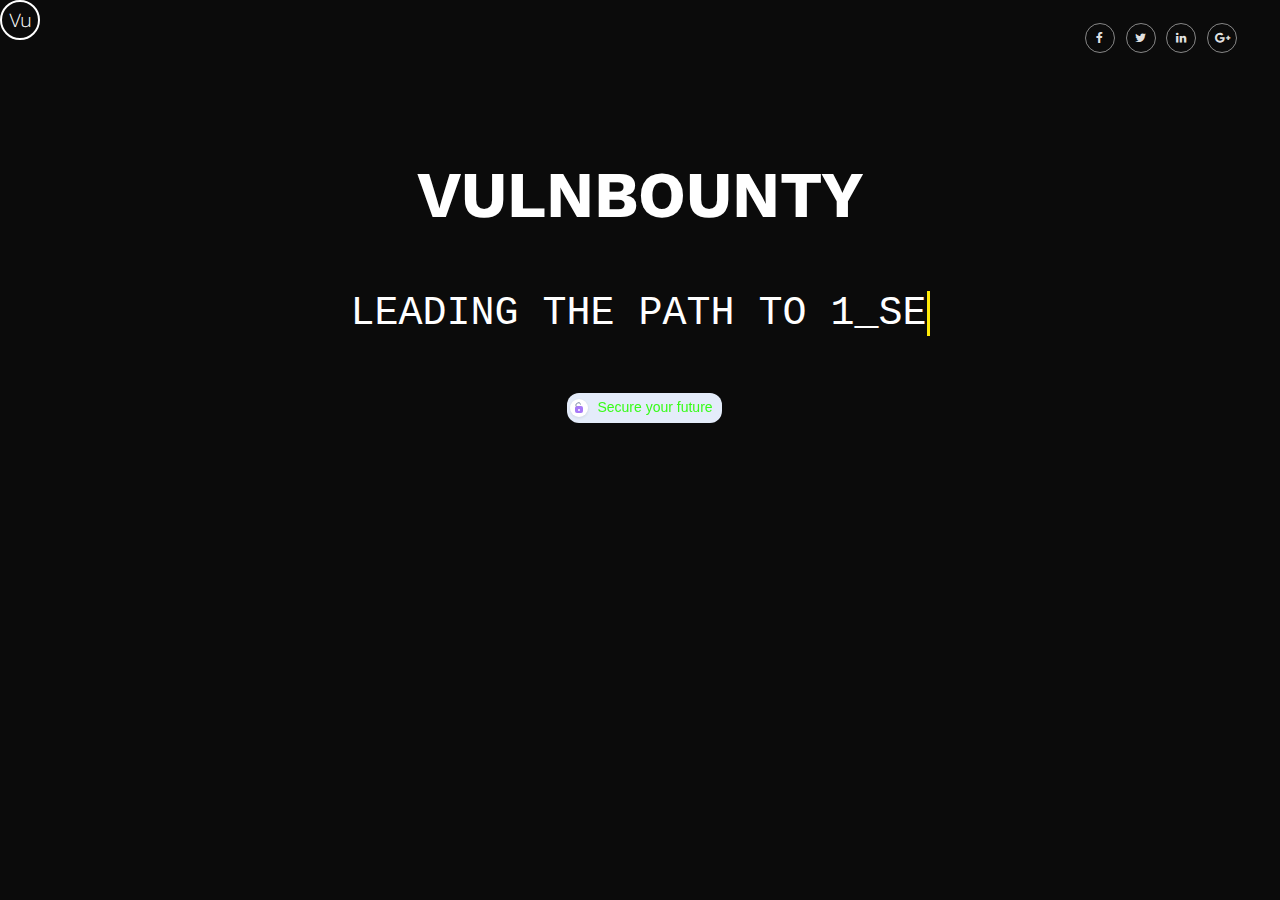
<file: MAIN/Cover Page/index.html>
<!DOCTYPE html>
<html>
	<head>
		<title>Vulnbouty</title>
		<meta charset="utf-8">
		<meta name="viewport" content="width=device-width, initial-scale=1.0, maximum-scale=1.0, user-scalable=no">
		<meta name="format-detection" content="telephone=no">
		<meta name="apple-mobile-web-app-capable" content="yes">
		<!-- Fonts-->
		<link rel="stylesheet" type="text/css" href="assets/fonts/fontawesome/font-awesome.min.css">
		<!-- Vendors-->
		<link rel="stylesheet" type="text/css" href="assets/vendors/bootstrap/grid.css">
		<link rel="stylesheet" type="text/css" href="assets/vendors/YTPlayer/css/jquery.mb.YTPlayer.min.css">
		<link rel="stylesheet" type="text/css" href="assets/vendors/vegas/vegas.min.css">
		<!-- App & fonts-->
		<link rel="stylesheet" type="text/css" href="https://fonts.googleapis.com/css?family=Roboto:300,400,500,700,900|Work+Sans:300,400,500,700">
		<link rel="stylesheet" type="text/css" id="app-stylesheet" href="assets/css/main.css"><!--[if lt IE 9]>
			<script src="https://oss.maxcdn.com/libs/html5shiv/3.7.0/html5shiv.js"></script>
<link rel="stylesheet" href="https://cdnjs.cloudflare.com/ajax/libs/font-awesome/4.7.0/css/font-awesome.min.css">
		<!--[endif]-->
	</head>
	<body>
		<!--<div class="page-wrap" id="root">
			Content
			<div class="md-content">-->
				
				<!-- hero -->
				<div class="hero md-skin-dark" style="background-image:url('Hack_1.jpg');">
					
					<!-- header -->
					<div class="header">
					
						<div class="header__social">
							<!-- social-icon -->
							<a class="social-icon social-icon__rounded" href="#"><i class="fa fa-facebook"></i>
							</a><!-- End / social-icon -->
							
							
							<!-- social-icon -->
							<a class="social-icon social-icon__rounded" href="#"><i class="fa fa-twitter"></i>
							</a><!-- End / social-icon -->
							
							
							<!-- social-icon -->
							<a class="social-icon social-icon__rounded" href="#"><i class="fa fa-linkedin"></i>
							</a><!-- End / social-icon -->
					
							
							<!-- social-icon -->
							<a class="social-icon social-icon__rounded" href="#"><i class="fa fa-google-plus"></i>
							</a><!-- End / social-icon -->
							
						</div>
					</div> <!-- End / header -->
						
<!--============Company Name===========-->
						<div class="hero__title_inner">
						<span class="hero__icon"style="float: left;">Vu</span>
					</div>
					<div class="container">
						<div class="hero__wrapper">
							<div class="row">
							<center><h1><b>VULNBOUNTY</b></h1></center>
							</div>
								
<center>
<h3 style="font-family:courier;">
LEADING THE PATH TO  <a href="" class="typewrite"  data-period="2000" data-type='["1_SECURE THE FUTURE...", "2_SECURE THE FUTURE...", "3_SECURE THE FUTURE...", "4_SECURE THE FUTURE..." ]'>
    <span class="wrap"></span>
  </a>
</i></h3>
</center>
<!--===============================Toggle Switch====================================-->
<br>
<div>
    <label class="switch">
        <input type="checkbox">
        <span>
            <em></em>
            <strong></strong>
        </span>
    </label>
    </div>
<!--===============================Toggle End======================================-->

						
		                		</div>
					</div>
				</div><!-- End / hero -->
				
			<!--</div>
			 End / Content
		</div>-->
<!--================================JS For typing effect===========-->
<script>
var TxtType = function(el, toRotate, period) {
        this.toRotate = toRotate;
        this.el = el;
        this.loopNum = 0;
        this.period = parseInt(period, 10) || 2000;
        this.txt = '';
        this.tick();
        this.isDeleting = false;
    };

    TxtType.prototype.tick = function() {
        var i = this.loopNum % this.toRotate.length;
        var fullTxt = this.toRotate[i];

        if (this.isDeleting) {
        this.txt = fullTxt.substring(0, this.txt.length - 1);
        } else {
        this.txt = fullTxt.substring(0, this.txt.length + 1);
        }

        this.el.innerHTML = '<span class="wrap">'+this.txt+'</span>';

        var that = this;
        var delta = 200 - Math.random() * 100;

        if (this.isDeleting) { delta /= 2; }

        if (!this.isDeleting && this.txt === fullTxt) {
        delta = this.period;
        this.isDeleting = true;
        } else if (this.isDeleting && this.txt === '') {
        this.isDeleting = false;
        this.loopNum++;
        delta = 500;
        }

        setTimeout(function() {
        that.tick();
        }, delta);
    };

    window.onload = function() {
        var elements = document.getElementsByClassName('typewrite');
        for (var i=0; i<elements.length; i++) {
            var toRotate = elements[i].getAttribute('data-type');
            var period = elements[i].getAttribute('data-period');
            if (toRotate) {
              new TxtType(elements[i], JSON.parse(toRotate), period);
            }
        }
        // INJECT CSS
        var css = document.createElement("style")
        css.type = "text/css";
        css.innerHTML = ".typewrite > .wrap { border-right: 0.08em solid #ffea08}";
        document.body.appendChild(css);
    };
</script>								
<!--===========================================End======================================-->
		<!-- Vendors-->
		<script type="text/javascript" src="assets/vendors/jquery/jquery.min.js"></script>
		<script type="text/javascript" src="assets/vendors/jquery.countdown/jquery.countdown.min.js"></script>
		<script type="text/javascript" src="assets/vendors/flat-surface-shader/fss.min.js"></script>
		<script type="text/javascript" src="assets/vendors/particles.js/particles.js"></script>
		<script type="text/javascript" src="assets/vendors/waterpipe/waterpipe.js"></script>
		<script type="text/javascript" src="assets/vendors/quietflow/quietflow.min.js"></script>
		<script type="text/javascript" src="assets/vendors/YTPlayer/jquery.mb.YTPlayer.min.js"></script>
		<script type="text/javascript" src="assets/vendors/vegas/vegas.min.js"></script>
		<!-- App https://images.pexels.com/photos/764880/pexels-photo-764880.jpeg?w=1260&amp;h=750&amp;auto=compress&amp;cs=tinysrgb-->
		<script type="text/javascript" src="assets/js/main.js"></script>
	</body>
</html>
</file>
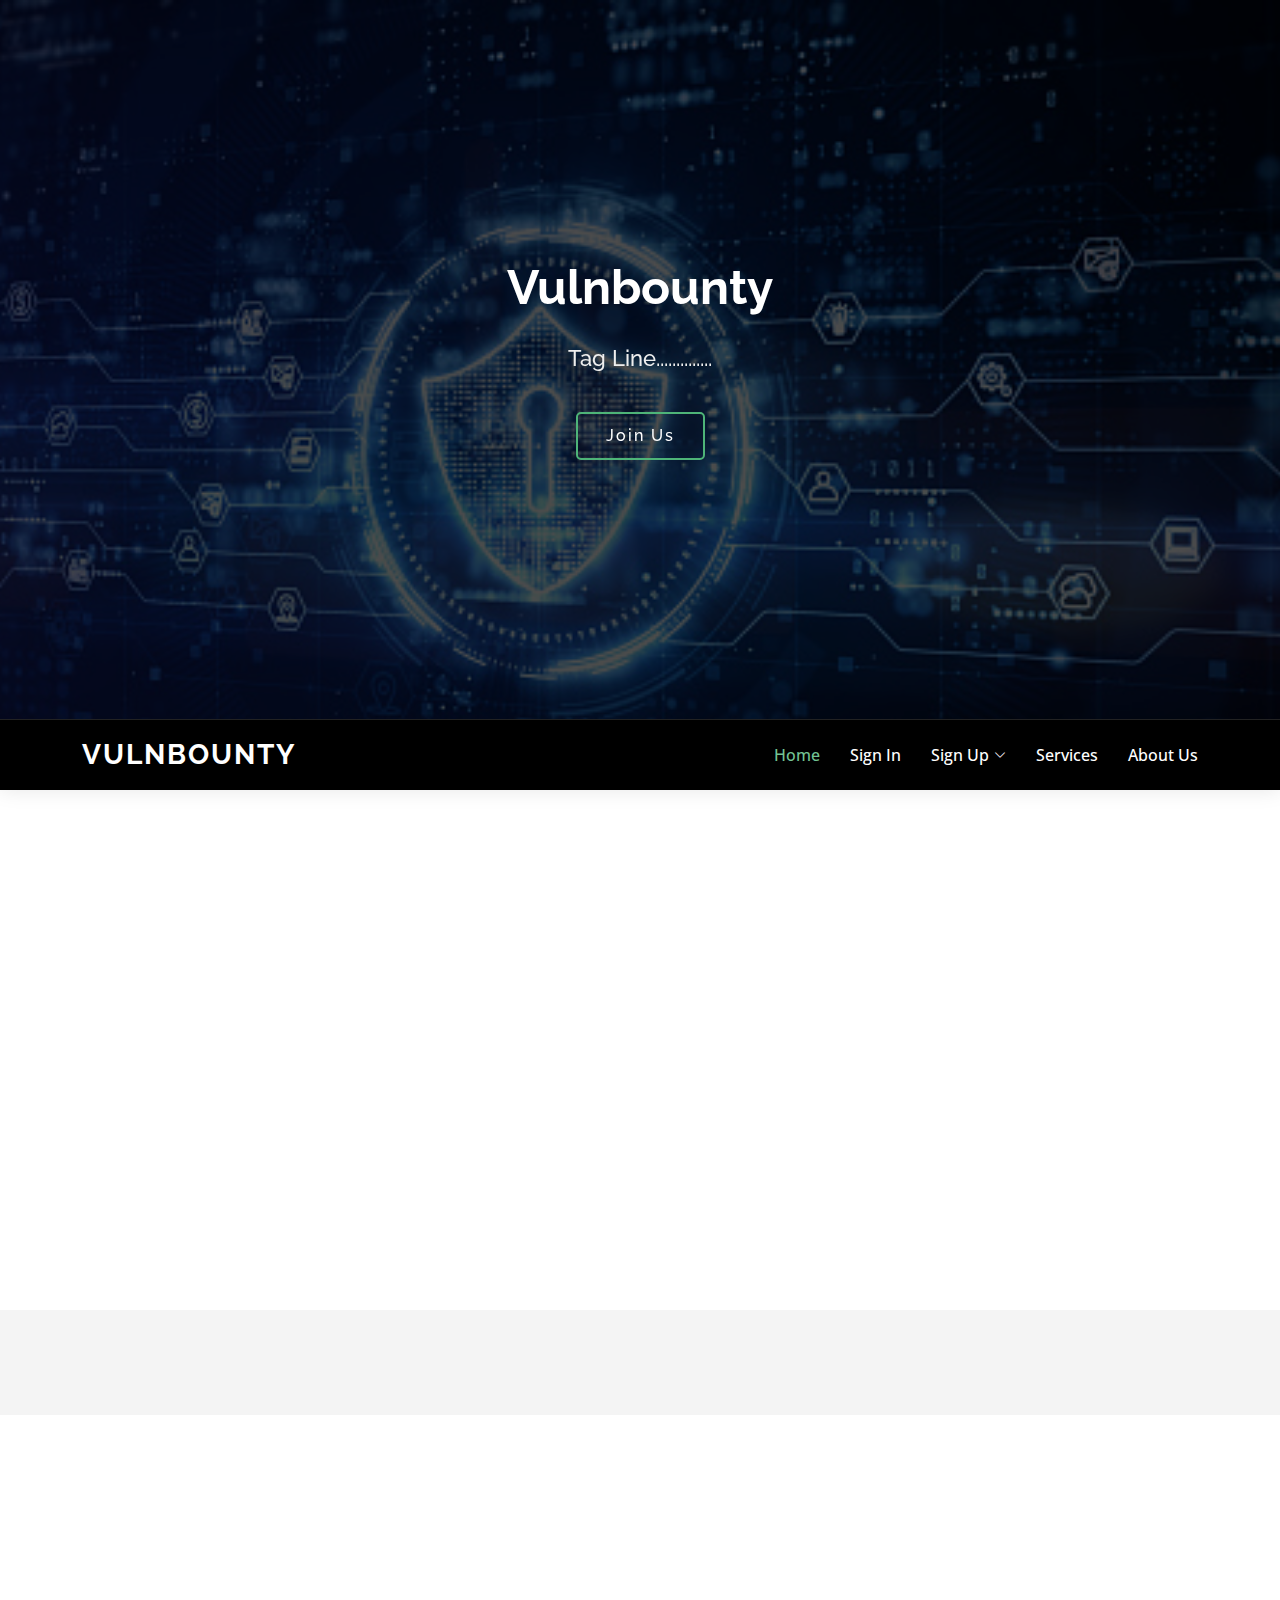
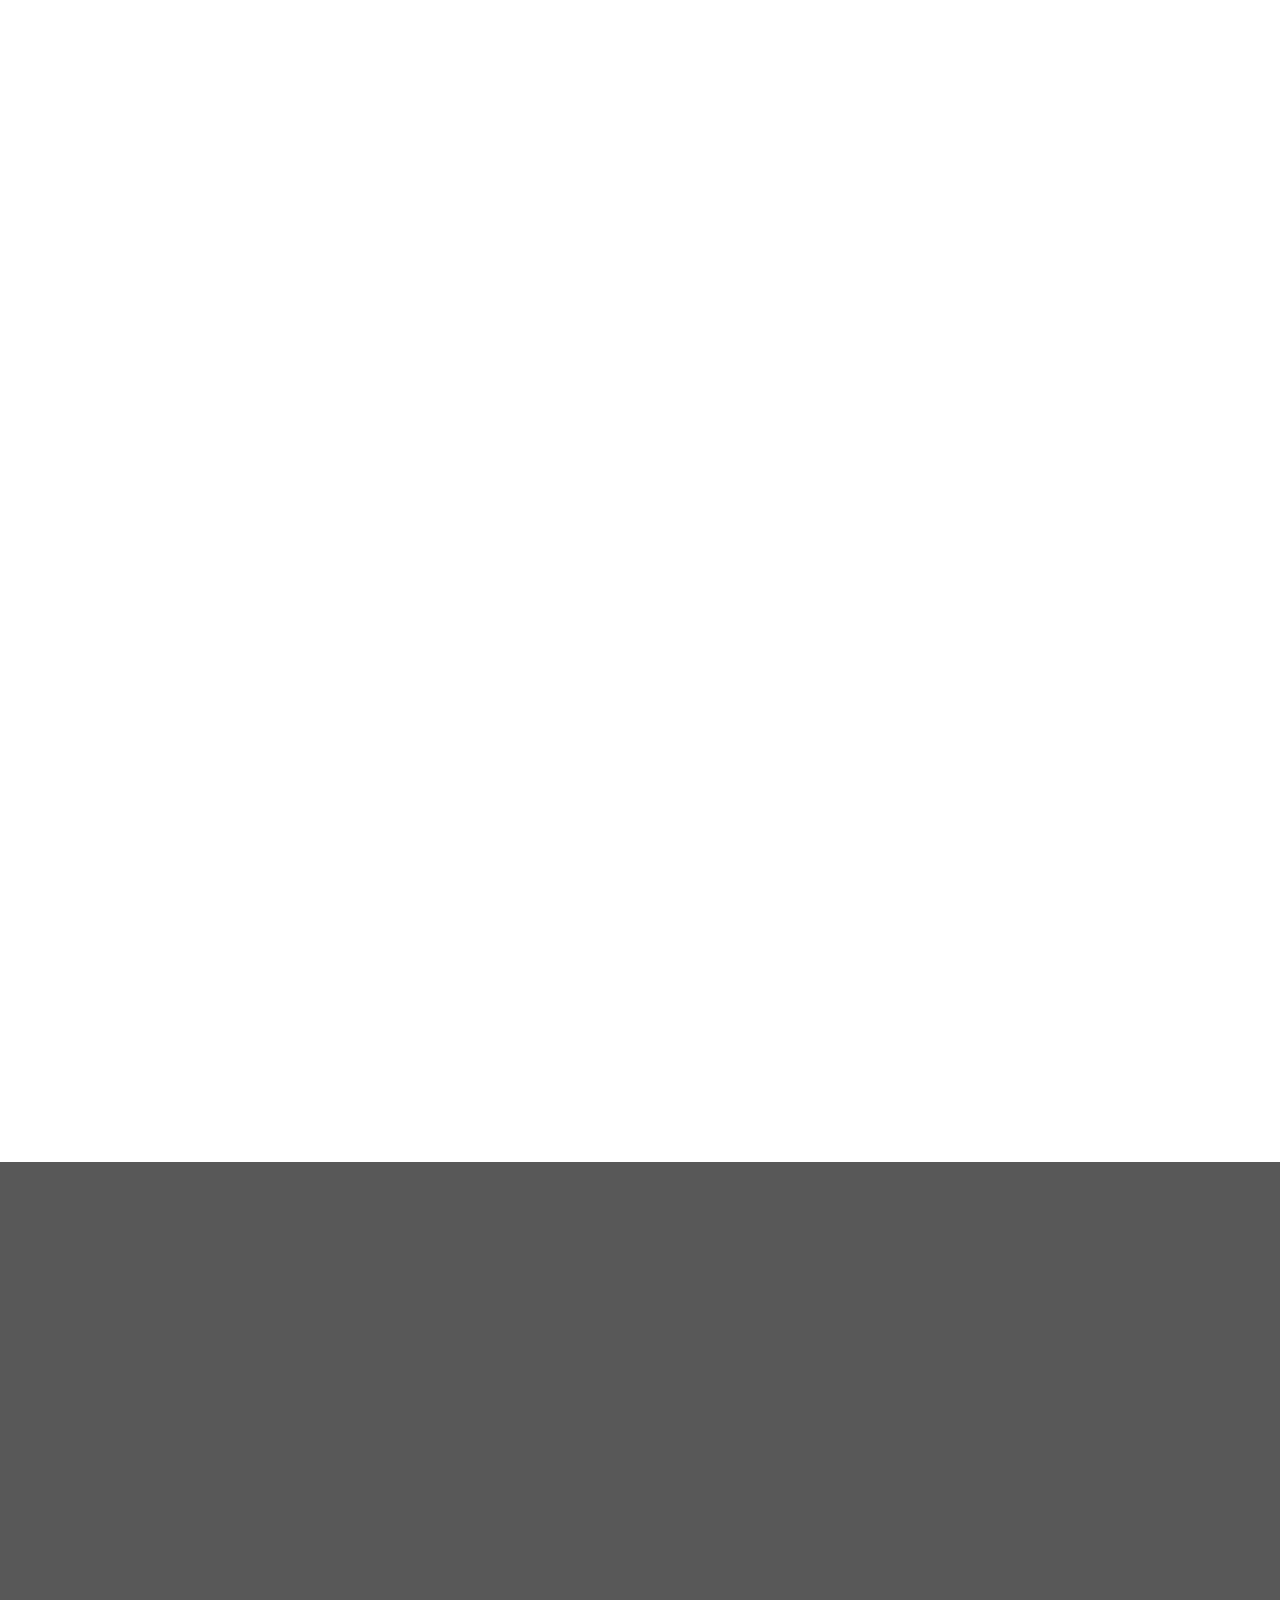
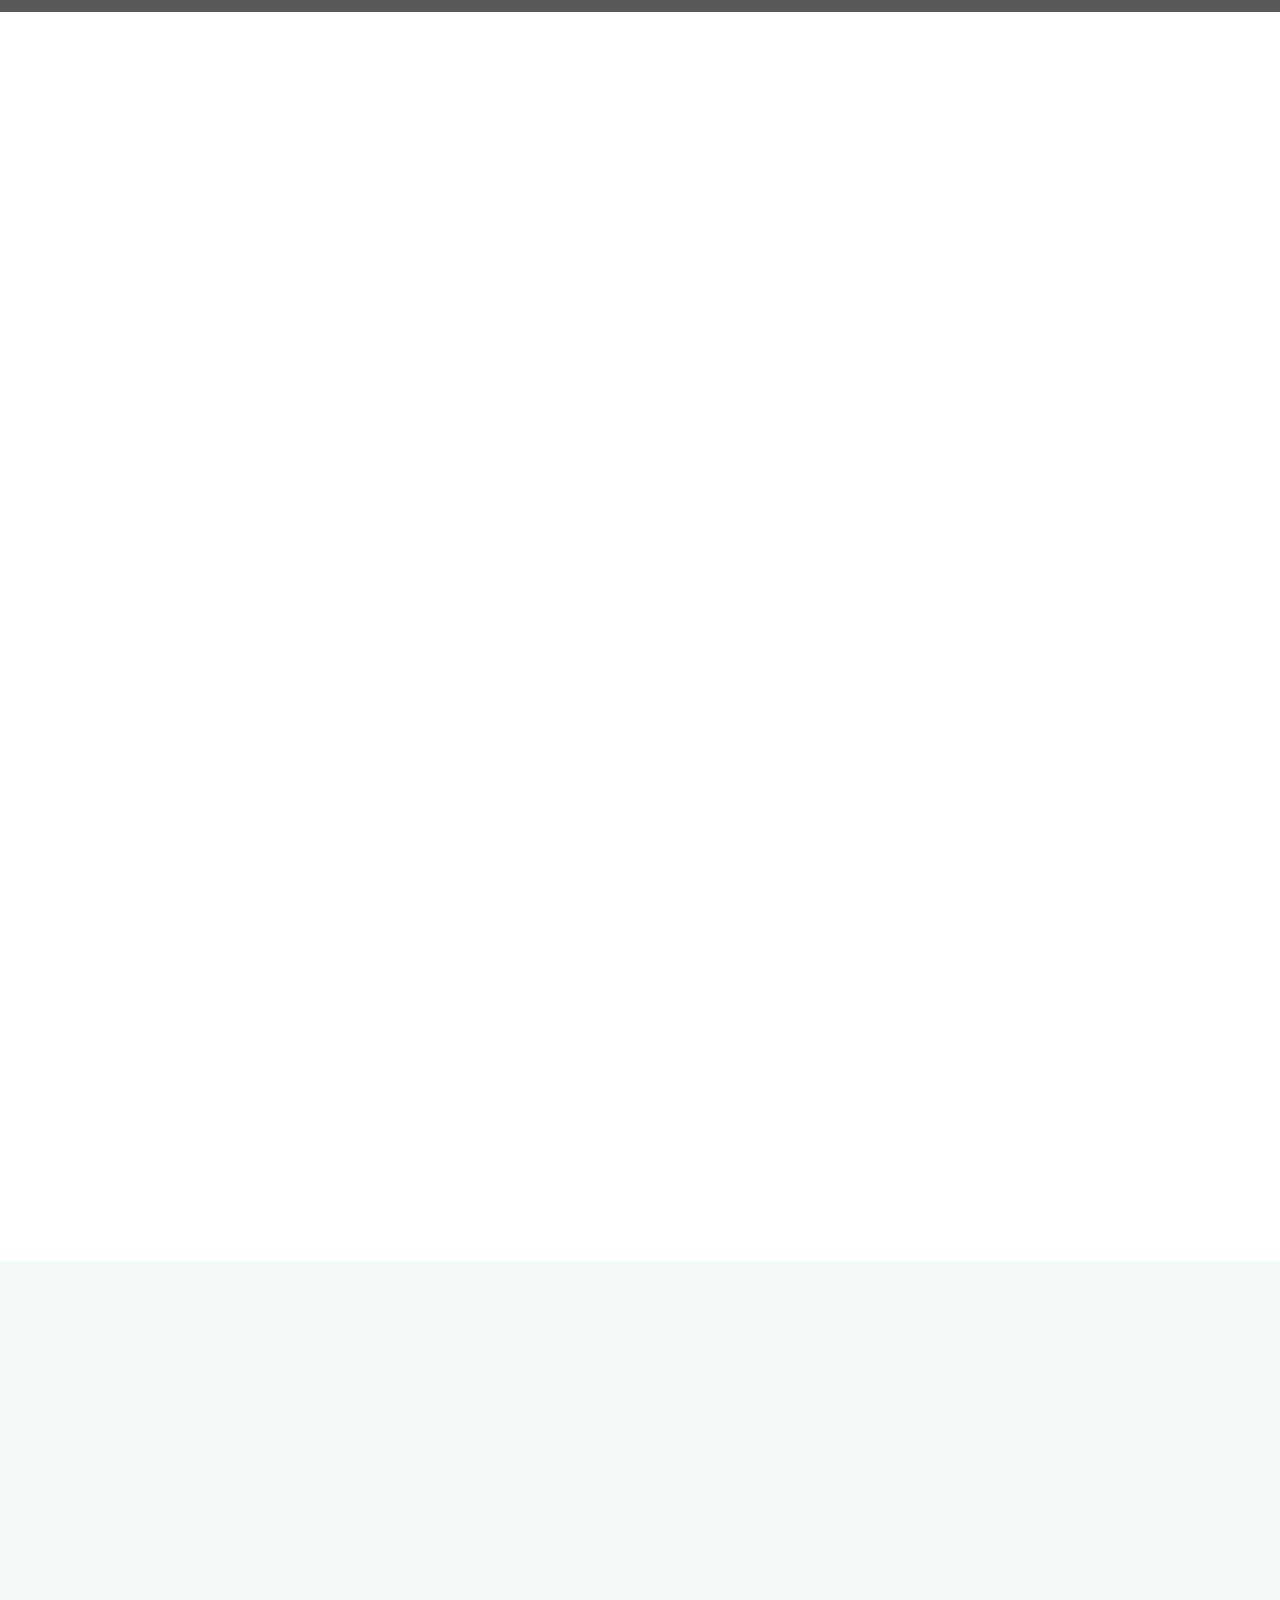
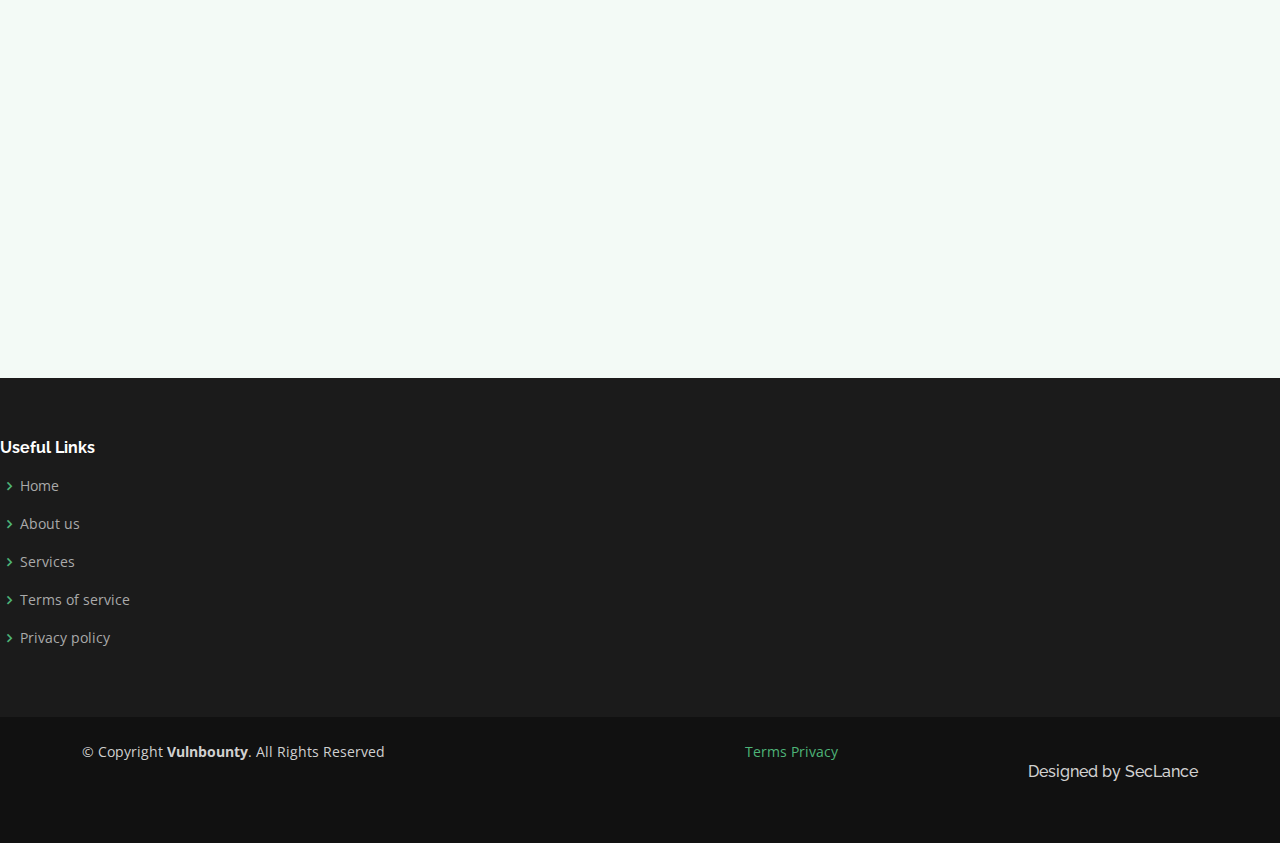
<file: MAIN/Home pages/index.html>
<!DOCTYPE html>
<html lang="en">

<head>
  <meta charset="utf-8">
  <meta content="width=device-width, initial-scale=1.0" name="viewport">

  <title></title>
  <meta content="" name="description">
  <meta content="" name="keywords">

  <!-- Favicons -->
  <!--<link href="assets/img/favicon.png" rel="icon">-->
  <link href="assets/img/apple-touch-icon.png" rel="apple-touch-icon">

  <!-- Google Fonts -->
  <link href="https://fonts.googleapis.com/css?family=Open+Sans:300,300i,400,400i,600,600i,700,700i|Raleway:300,300i,400,400i,500,500i,600,600i,700,700i|Poppins:300,300i,400,400i,500,500i,600,600i,700,700i" rel="stylesheet">

  <!-- Vendor CSS Files -->
  <link href="assets/vendor/aos/aos.css" rel="stylesheet">
  <link href="assets/vendor/bootstrap/css/bootstrap.min.css" rel="stylesheet">
  <link href="assets/vendor/bootstrap-icons/bootstrap-icons.css" rel="stylesheet">
  <link href="assets/vendor/boxicons/css/boxicons.min.css" rel="stylesheet">
  <link href="assets/vendor/glightbox/css/glightbox.min.css" rel="stylesheet">
  <link href="assets/vendor/swiper/swiper-bundle.min.css" rel="stylesheet">

  <!-- Template Main CSS File -->
  <link href="assets/css/style.css" rel="stylesheet">
</head>

<body>
  <div class="wrap">
    <!-- ======= Hero Section ======= -->
    <section id="hero">
      <div class="hero-container" data-aos="fade-up">
        <h1>Vulnbounty</h1>
	<h2>Tag Line..............</h2>
        <a href="#about" class="btn-get-started scrollto">Join Us</a>
      </div>
</section><!-- End Hero -->



    <!-- ======= Header ======= -->
    <header id="header" class="d-flex align-items-center">
      <div class="container d-flex align-items-center justify-content-between">

        <div class="logo">
          <h1 class="text-light"><a href="index.html"><span>Vulnbounty</span></a></h1>
          <!-- Uncomment below if you prefer to use an image logo -->
          <!--<a href="index.html"><img src="assets/img/logo.png" alt="" class="img-fluid"></a>-->
        </div>

       <nav id="navbar" class="navbar">
          <ul>
            <li><a class="nav-link scrollto active" href="#hero">Home</a></li>
            <li><a href="login.html">Sign In</a></li>
            
            <li class="dropdown"><a href="Sign Up.html"><span>Sign Up</span> <i class="bi bi-chevron-down"></i></a>

       
                <ul>
                <li><a href="#">Student Sign Up</a></li>
                </li>
                <li><a href="#">Professional Sign Up</a></li>
                <li><a href="#">Company Sign Up</a></li>
              </ul>
       
            </li>
           <li><a class="nav-link scrollto " href="#portfolio">Services</a></li>
            <li><a class="nav-link scrollto" href="#pricing">About Us</a></li>
          </ul>
          <i class="bi bi-list mobile-nav-toggle"></i>
        </nav><!-- .navbar -->

      </div>
    </header><!-- End Header -->

    <main id="main">

      <!-- ======= About Section ======= -->
      <section id="about" class="about">
        <div class="container">

          <div class="row">
            <div style="background-image: url(assets/img/about.jpg)" data-aos="fade-right" class="image col-xl-5 d-flex align-items-stretch justify-content-center justify-content-lg-start"></div>
            <div class="col-xl-7 pt-4 pt-lg-0 d-flex align-items-stretch">
              <div class="content d-flex flex-column justify-content-center" data-aos="fade-left">
                <h3>Main Heading</h3>
                <p>
                  Sub Description
                </p>
                <div class="row">
                  <div class="col-md-6 icon-box" data-aos="zoom-in" data-aos-delay="100">
                    <i class="bx bx-receipt"></i>
                    <h4>Corporis voluptates sit</h4>
                    <p>Consequuntur sunt aut quasi enim aliquam quae harum pariatur laboris nisi ut aliquip</p>
                  </div>
                  <div class="col-md-6 icon-box" data-aos="zoom-in" data-aos-delay="200">
                    <i class="bx bx-cube-alt"></i>
                    <h4>Ullamco laboris nisi</h4>
                    <p>Excepteur sint occaecat cupidatat non proident, sunt in culpa qui officia deserunt</p>
                  </div>
                  <div class="col-md-6 icon-box" data-aos="zoom-in" data-aos-delay="300">
                    <i class="bx bx-images"></i>
                    <h4>Labore consequatur</h4>
                    <p>Aut suscipit aut cum nemo deleniti aut omnis. Doloribus ut maiores omnis facere</p>
                  </div>
                  <div class="col-md-6 icon-box" data-aos="zoom-in" data-aos-delay="400">
                    <i class="bx bx-shield"></i>
                    <h4>Beatae veritatis</h4>
                    <p>Expedita veritatis consequuntur nihil tempore laudantium vitae denat pacta</p>
                  </div>
                </div>
              </div><!-- End .content-->
            </div>
          </div>

        </div>
      </section><!-- End About Section -->

      <!-- ======= Clients Section ======= -->
      <section id="clients" class="clients">
        <div class="container">

          <div class="row">

            <div class="col-lg-2 col-md-4 col-6">
              <img src="assets/img/clients/client-1.png" class="img-fluid" alt="" data-aos="zoom-in">
            </div>

            <div class="col-lg-2 col-md-4 col-6">
              <img src="assets/img/clients/client-2.png" class="img-fluid" alt="" data-aos="zoom-in" data-aos-delay="100">
            </div>

            <div class="col-lg-2 col-md-4 col-6">
              <img src="assets/img/clients/client-3.png" class="img-fluid" alt="" data-aos="zoom-in" data-aos-delay="200">
            </div>

            <div class="col-lg-2 col-md-4 col-6">
              <img src="assets/img/clients/client-4.png" class="img-fluid" alt="" data-aos="zoom-in" data-aos-delay="300">
            </div>

            <div class="col-lg-2 col-md-4 col-6">
              <img src="assets/img/clients/client-5.png" class="img-fluid" alt="" data-aos="zoom-in" data-aos-delay="400">
            </div>

            <div class="col-lg-2 col-md-4 col-6">
              <img src="assets/img/clients/client-6.png" class="img-fluid" alt="" data-aos="zoom-in" data-aos-delay="500">
            </div>

          </div>

        </div>
      </section><!-- End Clients Section -->

      <!-- ======= Features Section ======= -->
      <section id="features" class="features">
        <div class="container">

          <div class="row">
            <div class="col-lg-4 col-md-6 d-flex align-items-stretch">
              <div class="card" data-aos="fade-up">
                <img src="assets/img/features-1.jpg" class="card-img-top" alt="...">
                <div class="card-body">
                  <i class="bx bx-tachometer"></i>
                  <h5 class="card-title"><a href="">Our Mission</a></h5>
                  <p class="card-text">Lorem ipsum dolor sit amet, consectetur elit, sed do eiusmod tempor ut labore et dolore magna aliqua. Ut enim ad minim veniam, quis nostrud exercitation ullamco laboris nisi ut aliquip ex ea commodo consequat. </p>
                </div>
              </div>
            </div>
            <div class="col-lg-4 col-md-6 mt-5 mt-md-0 d-flex align-items-stretch">
              <div class="card" data-aos="fade-up" data-aos-delay="150">
                <img src="assets/img/features-2.jpg" class="card-img-top" alt="...">
                <div class="card-body">
                  <i class="bx bx-file"></i>
                  <h5 class="card-title"><a href="">Our Plan</a></h5>
                  <p class="card-text">Sed ut perspiciatis unde omnis iste natus error sit voluptatem doloremque laudantium, totam rem aperiam, eaque ipsa quae ab illo inventore veritatis et quasi architecto beatae vitae dicta sunt explicabo. </p>
                </div>
              </div>
            </div>
            <div class="col-lg-4 col-md-6 mt-5 mt-lg-0 d-flex align-items-stretch">
              <div class="card" data-aos="fade-up" data-aos-delay="300">
                <img src="assets/img/features-3.jpg" class="card-img-top" alt="...">
                <div class="card-body">
                  <i class="bx bx-show"></i>
                  <h5 class="card-title"><a href="">Our Vision</a></h5>
                  <p class="card-text">Nemo enim ipsam voluptatem quia voluptas sit aut odit aut fugit, sed quia magni dolores eos qui ratione voluptatem sequi nesciunt Neque porro quisquam est, qui dolorem ipsum quia dolor sit amet. </p>
                </div>
              </div>
            </div>
          </div>

        </div>
      </section><!-- End Features Section -->

      <!-- ======= Cta Section ======= 
      <section id="cta" class="cta">
        <div class="container">

          <div class="text-center" data-aos="zoom-in">
            <h3>Call To Action</h3>
            <p> Duis aute irure dolor in reprehenderit in voluptate velit esse cillum dolore eu fugiat nulla pariatur. Excepteur sint occaecat cupidatat non proident, sunt in culpa qui officia deserunt mollit anim id est laborum.</p>
            <a class="cta-btn" href="#">Call To Action</a>
          </div>

        </div>
      </section> End Cta Section -->

      <!-- ======= Awards Section ======= -->
      <section id="services" class="services">
        <div class="container">

          <div class="section-title" data-aos="fade-down">
            <span>Awards</span>
            <h2>Awards</h2>
            <p>Sit sint consectetur velit quisquam cupiditate impedit suscipit alias</p>
          </div>

          <div class="row">
            <div class="col-md-6">
              <div class="icon-box" data-aos="fade-up" data-aos-delay="100">
                <i class="bi bi-briefcase" style="color: #0ea5e0;"></i>
                <h4><a href="#">Lorem Ipsum</a></h4>
                <p>Voluptatum deleniti atque corrupti quos dolores et quas molestias excepturi sint occaecati cupiditate non provident</p>
              </div>
            </div>
            <div class="col-md-6">
              <div class="icon-box" data-aos="fade-up" data-aos-delay="200">
                <i class="bi bi-card-checklist" style="color: #07cc70;"></i>
                <h4><a href="#">Dolor Sitema</a></h4>
                <p>Minim veniam, quis nostrud exercitation ullamco laboris nisi ut aliquip ex ea commodo consequat tarad limino ata</p>
              </div>
            </div>
            <div class="col-md-6">
              <div class="icon-box" data-aos="fade-up" data-aos-delay="300">
                <i class="bi bi-bar-chart" style="color: #e40373;"></i>
                <h4><a href="#">Sed ut perspiciatis</a></h4>
                <p>Duis aute irure dolor in reprehenderit in voluptate velit esse cillum dolore eu fugiat nulla pariatur</p>
              </div>
            </div>
            <div class="col-md-6">
              <div class="icon-box" data-aos="fade-up" data-aos-delay="400">
                <i class="bi bi-binoculars" style="color: #f0b103;"></i>
                <h4><a href="#">Nemo Enim</a></h4>
                <p>Excepteur sint occaecat cupidatat non proident, sunt in culpa qui officia deserunt mollit anim id est laborum</p>
              </div>
            </div>
            <div class="col-md-6">
              <div class="icon-box" data-aos="fade-up" data-aos-delay="500">
                <i class="bi bi-brightness-high" style="color: #3145fa;"></i>
                <h4><a href="#">Magni Dolore</a></h4>
                <p>At vero eos et accusamus et iusto odio dignissimos ducimus qui blanditiis praesentium voluptatum deleniti atque</p>
              </div>
            </div>
            <div class="col-md-6">
              <div class="icon-box" data-aos="fade-up" data-aos-delay="600">
                <i class="bi bi-calendar4-week" style="color: #a00098;"></i>
                <h4><a href="#">Eiusmod Tempor</a></h4>
                <p>Et harum quidem rerum facilis est et expedita distinctio. Nam libero tempore, cum soluta nobis est eligendi</p>
              </div>
            </div>
          </div>

        </div>
      </section><!-- End Services Section -->

      <!-- ======= Portfolio Section ======= 
      <section id="portfolio" class="portfolio section-bg">
        <div class="container">

          <div class="section-title" data-aos="fade-down">
            <span>Portfolio</span>
            <h2>Portfolio</h2>
            <p>Sit sint consectetur velit quisquam cupiditate impedit suscipit alias</p>
          </div>

          <div class="row" data-aos="fade-up" data-aos-delay="150">
            <div class="col-lg-12 d-flex justify-content-center">
              <ul id="portfolio-flters">
                <li data-filter="*" class="filter-active">All</li>
                <li data-filter=".filter-app">App</li>
                <li data-filter=".filter-card">Card</li>
                <li data-filter=".filter-web">Web</li>
              </ul>
            </div>
          </div>

          <div class="row portfolio-container" data-aos="fade-up" data-aos-delay="300">

            <div class="col-lg-4 col-md-6 portfolio-item filter-app">
              <div class="portfolio-wrap">
                <img src="assets/img/portfolio/portfolio-1.jpg" class="img-fluid" alt="">
                <div class="portfolio-info">
                  <h4>App 1</h4>
                  <p>App</p>
                </div>
                <div class="portfolio-links">
                  <a href="assets/img/portfolio/portfolio-1.jpg" data-gallery="portfolioGallery" class="portfolio-lightbox" title="App 1"><i class="bx bx-plus"></i></a>
                  <a href="portfolio-details.html" title="More Details"><i class="bx bx-link"></i></a>
                </div>
              </div>
            </div>

            <div class="col-lg-4 col-md-6 portfolio-item filter-web">
              <div class="portfolio-wrap">
                <img src="assets/img/portfolio/portfolio-2.jpg" class="img-fluid" alt="">
                <div class="portfolio-info">
                  <h4>Web 3</h4>
                  <p>Web</p>
                </div>
                <div class="portfolio-links">
                  <a href="assets/img/portfolio/portfolio-2.jpg" data-gallery="portfolioGallery" class="portfolio-lightbox" title="Web 3"><i class="bx bx-plus"></i></a>
                  <a href="portfolio-details.html" title="More Details"><i class="bx bx-link"></i></a>
                </div>
              </div>
            </div>

            <div class="col-lg-4 col-md-6 portfolio-item filter-app">
              <div class="portfolio-wrap">
                <img src="assets/img/portfolio/portfolio-3.jpg" class="img-fluid" alt="">
                <div class="portfolio-info">
                  <h4>App 2</h4>
                  <p>App</p>
                </div>
                <div class="portfolio-links">
                  <a href="assets/img/portfolio/portfolio-3.jpg" data-gallery="portfolioGallery" class="portfolio-lightbox" title="App 2"><i class="bx bx-plus"></i></a>
                  <a href="portfolio-details.html" title="More Details"><i class="bx bx-link"></i></a>
                </div>
              </div>
            </div>

            <div class="col-lg-4 col-md-6 portfolio-item filter-card">
              <div class="portfolio-wrap">
                <img src="assets/img/portfolio/portfolio-4.jpg" class="img-fluid" alt="">
                <div class="portfolio-info">
                  <h4>Card 2</h4>
                  <p>Card</p>
                </div>
                <div class="portfolio-links">
                  <a href="assets/img/portfolio/portfolio-4.jpg" data-gallery="portfolioGallery" class="portfolio-lightbox" title="Card 2"><i class="bx bx-plus"></i></a>
                  <a href="portfolio-details.html" title="More Details"><i class="bx bx-link"></i></a>
                </div>
              </div>
            </div>

            <div class="col-lg-4 col-md-6 portfolio-item filter-web">
              <div class="portfolio-wrap">
                <img src="assets/img/portfolio/portfolio-5.jpg" class="img-fluid" alt="">
                <div class="portfolio-info">
                  <h4>Web 2</h4>
                  <p>Web</p>
                </div>
                <div class="portfolio-links">
                  <a href="assets/img/portfolio/portfolio-5.jpg" data-gallery="portfolioGallery" class="portfolio-lightbox" title="Web 2"><i class="bx bx-plus"></i></a>
                  <a href="portfolio-details.html" title="More Details"><i class="bx bx-link"></i></a>
                </div>
              </div>
            </div>

            <div class="col-lg-4 col-md-6 portfolio-item filter-app">
              <div class="portfolio-wrap">
                <img src="assets/img/portfolio/portfolio-6.jpg" class="img-fluid" alt="">
                <div class="portfolio-info">
                  <h4>App 3</h4>
                  <p>App</p>
                </div>
                <div class="portfolio-links">
                  <a href="assets/img/portfolio/portfolio-6.jpg" data-gallery="portfolioGallery" class="portfolio-lightbox" title="App 3"><i class="bx bx-plus"></i></a>
                  <a href="portfolio-details.html" title="More Details"><i class="bx bx-link"></i></a>
                </div>
              </div>
            </div>

            <div class="col-lg-4 col-md-6 portfolio-item filter-card">
              <div class="portfolio-wrap">
                <img src="assets/img/portfolio/portfolio-7.jpg" class="img-fluid" alt="">
                <div class="portfolio-info">
                  <h4>Card 1</h4>
                  <p>Card</p>
                </div>
                <div class="portfolio-links">
                  <a href="assets/img/portfolio/portfolio-7.jpg" data-gallery="portfolioGallery" class="portfolio-lightbox" title="Card 1"><i class="bx bx-plus"></i></a>
                  <a href="portfolio-details.html" title="More Details"><i class="bx bx-link"></i></a>
                </div>
              </div>
            </div>

            <div class="col-lg-4 col-md-6 portfolio-item filter-card">
              <div class="portfolio-wrap">
                <img src="assets/img/portfolio/portfolio-8.jpg" class="img-fluid" alt="">
                <div class="portfolio-info">
                  <h4>Card 3</h4>
                  <p>Card</p>
                </div>
                <div class="portfolio-links">
                  <a href="assets/img/portfolio/portfolio-8.jpg" data-gallery="portfolioGallery" class="portfolio-lightbox" title="Card 3"><i class="bx bx-plus"></i></a>
                  <a href="portfolio-details.html" title="More Details"><i class="bx bx-link"></i></a>
                </div>
              </div>
            </div>

            <div class="col-lg-4 col-md-6 portfolio-item filter-web">
              <div class="portfolio-wrap">
                <img src="assets/img/portfolio/portfolio-9.jpg" class="img-fluid" alt="">
                <div class="portfolio-info">
                  <h4>Web 3</h4>
                  <p>Web</p>
                </div>
                <div class="portfolio-links">
                  <a href="assets/img/portfolio/portfolio-9.jpg" data-gallery="portfolioGallery" class="portfolio-lightbox" title="Web 3"><i class="bx bx-plus"></i></a>
                  <a href="portfolio-details.html" title="More Details"><i class="bx bx-link"></i></a>
                </div>
              </div>
            </div>

          </div>

        </div>
      </section>--><!-- End Portfolio Section -->

      <!-- ======= Testimonials Section ======= -->
      <section id="testimonials" class="testimonials">
        <div class="container position-relative">

          <div class="testimonials-slider swiper" data-aos="fade-up" data-aos-delay="100">
            <div class="swiper-wrapper">

              <div class="swiper-slide">
                <div class="testimonial-item">
                  <img src="assets/img/testimonials/testimonials-1.jpg" class="testimonial-img" alt="">
                  <h3>Saul Goodman</h3>
                  <h4>Ceo &amp; Founder</h4>
                  <p>
                    <i class="bx bxs-quote-alt-left quote-icon-left"></i>
                    Proin iaculis purus consequat sem cure digni ssim donec porttitora entum suscipit rhoncus. Accusantium quam, ultricies eget id, aliquam eget nibh et. Maecen aliquam, risus at semper.
                    <i class="bx bxs-quote-alt-right quote-icon-right"></i>
                  </p>
                </div>
              </div><!-- End testimonial item -->

              <div class="swiper-slide">
                <div class="testimonial-item">
                  <img src="assets/img/testimonials/testimonials-2.jpg" class="testimonial-img" alt="">
                  <h3>Sara Wilsson</h3>
                  <h4>Designer</h4>
                  <p>
                    <i class="bx bxs-quote-alt-left quote-icon-left"></i>
                    Export tempor illum tamen malis malis eram quae irure esse labore quem cillum quid cillum eram malis quorum velit fore eram velit sunt aliqua noster fugiat irure amet legam anim culpa.
                    <i class="bx bxs-quote-alt-right quote-icon-right"></i>
                  </p>
                </div>
              </div><!-- End testimonial item -->

              <div class="swiper-slide">
                <div class="testimonial-item">
                  <img src="assets/img/testimonials/testimonials-3.jpg" class="testimonial-img" alt="">
                  <h3>Jena Karlis</h3>
                  <h4>Store Owner</h4>
                  <p>
                    <i class="bx bxs-quote-alt-left quote-icon-left"></i>
                    Enim nisi quem export duis labore cillum quae magna enim sint quorum nulla quem veniam duis minim tempor labore quem eram duis noster aute amet eram fore quis sint minim.
                    <i class="bx bxs-quote-alt-right quote-icon-right"></i>
                  </p>
                </div>
              </div><!-- End testimonial item -->

              <div class="swiper-slide">
                <div class="testimonial-item">
                  <img src="assets/img/testimonials/testimonials-4.jpg" class="testimonial-img" alt="">
                  <h3>Matt Brandon</h3>
                  <h4>Freelancer</h4>
                  <p>
                    <i class="bx bxs-quote-alt-left quote-icon-left"></i>
                    Fugiat enim eram quae cillum dolore dolor amet nulla culpa multos export minim fugiat minim velit minim dolor enim duis veniam ipsum anim magna sunt elit fore quem dolore labore illum veniam.
                    <i class="bx bxs-quote-alt-right quote-icon-right"></i>
                  </p>
                </div>
              </div><!-- End testimonial item -->

              <div class="swiper-slide">
                <div class="testimonial-item">
                  <img src="assets/img/testimonials/testimonials-5.jpg" class="testimonial-img" alt="">
                  <h3>John Larson</h3>
                  <h4>Entrepreneur</h4>
                  <p>
                    <i class="bx bxs-quote-alt-left quote-icon-left"></i>
                    Quis quorum aliqua sint quem legam fore sunt eram irure aliqua veniam tempor noster veniam enim culpa labore duis sunt culpa nulla illum cillum fugiat legam esse veniam culpa fore nisi cillum quid.
                    <i class="bx bxs-quote-alt-right quote-icon-right"></i>
                  </p>
                </div>
              </div><!-- End testimonial item -->

            </div>
            <div class="swiper-pagination"></div>
          </div>

        </div>
      </section><!-- End Testimonials Section -->

      <!-- ======= Team Section ======= -->
      <section id="team" class="team">
        <div class="container">

          <div class="section-title" data-aos="fade-down">
            <span>Team</span>
            <h2>Team</h2>
            <p>Sit sint consectetur velit quisquam cupiditate impedit suscipit alias</p>
          </div>

          <div class="row">

            <div class="col-xl-3 col-lg-4 col-md-6">
              <div class="member" data-aos="fade-up" data-aos-delay="100">
                <img src="assets/img/team/team-1.jpg" class="img-fluid" alt="">
                <div class="member-info">
                  <div class="member-info-content">
                    <h4>Walter White</h4>
                    <span>Chief Executive Officer</span>
                  </div>
                  <div class="social">
                    <a href=""><i class="bi bi-twitter"></i></a>
                    <a href=""><i class="bi bi-facebook"></i></a>
                    <a href=""><i class="bi bi-instagram"></i></a>
                    <a href=""><i class="bi bi-linkedin"></i></a>
                  </div>
                </div>
              </div>
            </div>

            <div class="col-xl-3 col-lg-4 col-md-6 mt-4 mt-md-0">
              <div class="member" data-aos="fade-up" data-aos-delay="200">
                <img src="assets/img/team/team-2.jpg" class="img-fluid" alt="">
                <div class="member-info">
                  <div class="member-info-content">
                    <h4>Sarah Jhonson</h4>
                    <span>Product Manager</span>
                  </div>
                  <div class="social">
                    <a href=""><i class="bi bi-twitter"></i></a>
                    <a href=""><i class="bi bi-facebook"></i></a>
                    <a href=""><i class="bi bi-instagram"></i></a>
                    <a href=""><i class="bi bi-linkedin"></i></a>
                  </div>
                </div>
              </div>
            </div>

            <div class="col-xl-3 col-lg-4 col-md-6 mt-4 mt-lg-0" data-wow-delay="0.2s">
              <div class="member" data-aos="fade-up" data-aos-delay="300">
                <img src="assets/img/team/team-3.jpg" class="img-fluid" alt="">
                <div class="member-info">
                  <div class="member-info-content">
                    <h4>William Anderson</h4>
                    <span>CTO</span>
                  </div>
                  <div class="social">
                    <a href=""><i class="bi bi-twitter"></i></a>
                    <a href=""><i class="bi bi-facebook"></i></a>
                    <a href=""><i class="bi bi-instagram"></i></a>
                    <a href=""><i class="bi bi-linkedin"></i></a>
                  </div>
                </div>
              </div>
            </div>

            <div class="col-xl-3 col-lg-4 col-md-6 mt-4 mt-lg-0" data-wow-delay="0.3s">
              <div class="member" data-aos="fade-up" data-aos-delay="400">
                <img src="assets/img/team/team-4.jpg" class="img-fluid" alt="">
                <div class="member-info">
                  <div class="member-info-content">
                    <h4>Amanda Jepson</h4>
                    <span>Accountant</span>
                  </div>
                  <div class="social">
                    <a href=""><i class="bi bi-twitter"></i></a>
                    <a href=""><i class="bi bi-facebook"></i></a>
                    <a href=""><i class="bi bi-instagram"></i></a>
                    <a href=""><i class="bi bi-linkedin"></i></a>
                  </div>
                </div>
              </div>
            </div>

          </div>

        </div>
      </section><!-- End Team Section -->

      <!-- ======= Pricing Section ======= -->
      <section id="pricing" class="pricing">
        <div class="container">

          <div class="section-title" data-aos="fade-down">
            <span>Pricing</span>
            <h2>Pricing</h2>
            <p>Sit sint consectetur velit quisquam cupiditate impedit suscipit alias</p>
          </div>

          <div class="row no-gutters">

            <div class="col-lg-4 box" data-aos="zoom-in" data-aos-delay="200">
              <h3>Free</h3>
              <h4>$0<span>per month</span></h4>
              <ul>
                <li><i class="bx bx-check"></i> Quam adipiscing vitae proin</li>
                <li><i class="bx bx-check"></i> Nec feugiat nisl pretium</li>
                <li><i class="bx bx-check"></i> Nulla at volutpat diam uteera</li>
                <li class="na"><i class="bx bx-x"></i> <span>Pharetra massa massa ultricies</span></li>
                <li class="na"><i class="bx bx-x"></i> <span>Massa ultricies mi quis hendrerit</span></li>
              </ul>
              <a href="#" class="get-started-btn">Get Started</a>
            </div>

            <div class="col-lg-4 box featured" data-aos="zoom-in" data-aos-delay="100">
              <h3>Business</h3>
              <h4>$29<span>per month</span></h4>
              <ul>
                <li><i class="bx bx-check"></i> Quam adipiscing vitae proin</li>
                <li><i class="bx bx-check"></i> Nec feugiat nisl pretium</li>
                <li><i class="bx bx-check"></i> Nulla at volutpat diam uteera</li>
                <li><i class="bx bx-check"></i> Pharetra massa massa ultricies</li>
                <li><i class="bx bx-check"></i> Massa ultricies mi quis hendrerit</li>
              </ul>
              <a href="#" class="get-started-btn">Get Started</a>
            </div>

            <div class="col-lg-4 box" data-aos="zoom-in" data-aos-delay="200">
              <h3>Developer</h3>
              <h4>$49<span>per month</span></h4>
              <ul>
                <li><i class="bx bx-check"></i> Quam adipiscing vitae proin</li>
                <li><i class="bx bx-check"></i> Nec feugiat nisl pretium</li>
                <li><i class="bx bx-check"></i> Nulla at volutpat diam uteera</li>
                <li><i class="bx bx-check"></i> Pharetra massa massa ultricies</li>
                <li><i class="bx bx-check"></i> Massa ultricies mi quis hendrerit</li>
              </ul>
              <a href="#" class="get-started-btn">Get Started</a>
            </div>

          </div>

        </div>
      </section><!-- End Pricing Section -->

      <!-- ======= F.A.Q Section ======= -->
      <section id="faq" class="faq">
        <div class="container">

          <div class="section-title" data-aos="fade-down">
            <span>F.A.Q</span>
            <h2>F.A.Q</h2>
            <p>Frequently Asked Questions</p>
          </div>

          <div class="faq-list">
            <ul>
              <li data-aos="fade-up">
                <i class="bx bx-help-circle icon-help"></i> <a data-bs-toggle="collapse" class="collapse" data-bs-target="#faq-list-1">Non consectetur a erat nam at lectus urna duis? <i class="bx bx-chevron-down icon-show"></i><i class="bx bx-chevron-up icon-close"></i></a>
                <div id="faq-list-1" class="collapse show" data-bs-parent=".faq-list">
                  <p>
                    Feugiat pretium nibh ipsum consequat. Tempus iaculis urna id volutpat lacus laoreet non curabitur gravida. Venenatis lectus magna fringilla urna porttitor rhoncus dolor purus non.
                  </p>
                </div>
              </li>

              <li data-aos="fade-up" data-aos-delay="100">
                <i class="bx bx-help-circle icon-help"></i> <a data-bs-toggle="collapse" data-bs-target="#faq-list-2" class="collapsed">Feugiat scelerisque varius morbi enim nunc? <i class="bx bx-chevron-down icon-show"></i><i class="bx bx-chevron-up icon-close"></i></a>
                <div id="faq-list-2" class="collapse" data-bs-parent=".faq-list">
                  <p>
                    Dolor sit amet consectetur adipiscing elit pellentesque habitant morbi. Id interdum velit laoreet id donec ultrices. Fringilla phasellus faucibus scelerisque eleifend donec pretium. Est pellentesque elit ullamcorper dignissim. Mauris ultrices eros in cursus turpis massa tincidunt dui.
                  </p>
                </div>
              </li>

              <li data-aos="fade-up" data-aos-delay="200">
                <i class="bx bx-help-circle icon-help"></i> <a data-bs-toggle="collapse" data-bs-target="#faq-list-3" class="collapsed">Dolor sit amet consectetur adipiscing elit? <i class="bx bx-chevron-down icon-show"></i><i class="bx bx-chevron-up icon-close"></i></a>
                <div id="faq-list-3" class="collapse" data-bs-parent=".faq-list">
                  <p>
                    Eleifend mi in nulla posuere sollicitudin aliquam ultrices sagittis orci. Faucibus pulvinar elementum integer enim. Sem nulla pharetra diam sit amet nisl suscipit. Rutrum tellus pellentesque eu tincidunt. Lectus urna duis convallis convallis tellus. Urna molestie at elementum eu facilisis sed odio morbi quis
                  </p>
                </div>
              </li>

              <li data-aos="fade-up" data-aos-delay="300">
                <i class="bx bx-help-circle icon-help"></i> <a data-bs-toggle="collapse" data-bs-target="#faq-list-4" class="collapsed">Tempus quam pellentesque nec nam aliquam sem et tortor consequat? <i class="bx bx-chevron-down icon-show"></i><i class="bx bx-chevron-up icon-close"></i></a>
                <div id="faq-list-4" class="collapse" data-bs-parent=".faq-list">
                  <p>
                    Molestie a iaculis at erat pellentesque adipiscing commodo. Dignissim suspendisse in est ante in. Nunc vel risus commodo viverra maecenas accumsan. Sit amet nisl suscipit adipiscing bibendum est. Purus gravida quis blandit turpis cursus in.
                  </p>
                </div>
              </li>

              <li data-aos="fade-up" data-aos-delay="400">
                <i class="bx bx-help-circle icon-help"></i> <a data-bs-toggle="collapse" data-bs-target="#faq-list-5" class="collapsed">Tortor vitae purus faucibus ornare. Varius vel pharetra vel turpis nunc eget lorem dolor? <i class="bx bx-chevron-down icon-show"></i><i class="bx bx-chevron-up icon-close"></i></a>
                <div id="faq-list-5" class="collapse" data-bs-parent=".faq-list">
                  <p>
                    Laoreet sit amet cursus sit amet dictum sit amet justo. Mauris vitae ultricies leo integer malesuada nunc vel. Tincidunt eget nullam non nisi est sit amet. Turpis nunc eget lorem dolor sed. Ut venenatis tellus in metus vulputate eu scelerisque.
                  </p>
                </div>
              </li>

            </ul>
          </div>

        </div>
      </section><!-- End F.A.Q Section -->

    </main><!-- End #main -->

    <!-- ======= Footer ======= -->
    <footer id="footer">

      <div class="footer-top">
        <div class="containerpy-4">
        <div class="row">
            <div class="col-lg-3 col-md-6 footer-links">
              <h4>Useful Links</h4>
              <ul>
                <li><i class="bx bx-chevron-right"></i> <a href="#">Home</a></li>
                <li><i class="bx bx-chevron-right"></i> <a href="#">About us</a></li>
                <li><i class="bx bx-chevron-right"></i> <a href="#">Services</a></li>
                <li><i class="bx bx-chevron-right"></i> <a href="#">Terms of service</a></li>
                <li><i class="bx bx-chevron-right"></i> <a href="#">Privacy policy</a></li>
              </ul>
            </div>
          </div>
        </div>
      </div>

      <div class="container py-4">
        <div class="copyright">
          &copy; Copyright <strong><span>Vulnbounty</span></strong>. All Rights Reserved
        </div>
 <center>

        <a href="#">Terms</a><span>
     <a href="#">Privacy</a></span>

    <h6 align="right">Designed by SecLance</h6>
</center>
    </footer><!-- End Footer -->

  </div>

  <a href="#" class="back-to-top d-flex align-items-center justify-content-center"><i class="bi bi-arrow-up-short"></i></a>

  <!-- Vendor JS Files -->
  <script src="assets/vendor/aos/aos.js"></script>
  <script src="assets/vendor/bootstrap/js/bootstrap.bundle.min.js"></script>
  <script src="assets/vendor/glightbox/js/glightbox.min.js"></script>
  <script src="assets/vendor/isotope-layout/isotope.pkgd.min.js"></script>
  <script src="assets/vendor/swiper/swiper-bundle.min.js"></script>
  <script src="assets/vendor/php-email-form/validate.js"></script>

  <!-- Template Main JS File -->
  <script src="assets/js/main.js"></script>

</body>

</html>
</file>
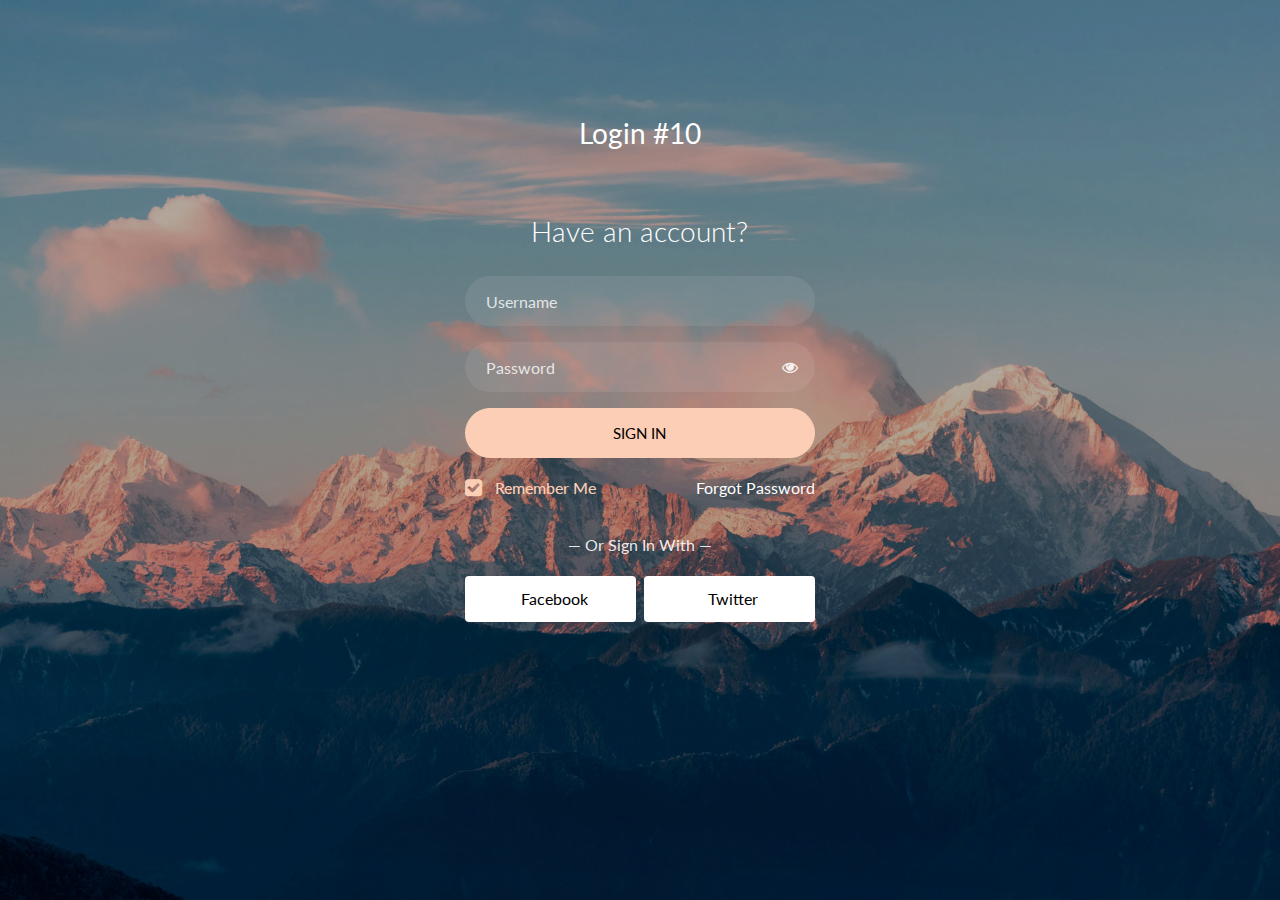
<file: MAIN/Home pages/Login Page/login-form-20/login-form-20/index.html>
<!doctype html>
<html lang="en">
  <head>
  	<title>Login 10</title>
    <meta charset="utf-8">
    <meta name="viewport" content="width=device-width, initial-scale=1, shrink-to-fit=no">

	<link href="https://fonts.googleapis.com/css?family=Lato:300,400,700&display=swap" rel="stylesheet">

	<link rel="stylesheet" href="https://stackpath.bootstrapcdn.com/font-awesome/4.7.0/css/font-awesome.min.css">
	
	<link rel="stylesheet" href="css/style.css">

	</head>
	<body class="img js-fullheight" style="background-image: url(images/bg.jpg);">
	<section class="ftco-section">
		<div class="container">
			<div class="row justify-content-center">
				<div class="col-md-6 text-center mb-5">
					<h2 class="heading-section">Login #10</h2>
				</div>
			</div>
			<div class="row justify-content-center">
				<div class="col-md-6 col-lg-4">
					<div class="login-wrap p-0">
		      	<h3 class="mb-4 text-center">Have an account?</h3>
		      	<form action="#" class="signin-form">
		      		<div class="form-group">
		      			<input type="text" class="form-control" placeholder="Username" required>
		      		</div>
	            <div class="form-group">
	              <input id="password-field" type="password" class="form-control" placeholder="Password" required>
	              <span toggle="#password-field" class="fa fa-fw fa-eye field-icon toggle-password"></span>
	            </div>
	            <div class="form-group">
	            	<button type="submit" class="form-control btn btn-primary submit px-3">Sign In</button>
	            </div>
	            <div class="form-group d-md-flex">
	            	<div class="w-50">
		            	<label class="checkbox-wrap checkbox-primary">Remember Me
									  <input type="checkbox" checked>
									  <span class="checkmark"></span>
									</label>
								</div>
								<div class="w-50 text-md-right">
									<a href="#" style="color: #fff">Forgot Password</a>
								</div>
	            </div>
	          </form>
	          <p class="w-100 text-center">&mdash; Or Sign In With &mdash;</p>
	          <div class="social d-flex text-center">
	          	<a href="#" class="px-2 py-2 mr-md-1 rounded"><span class="ion-logo-facebook mr-2"></span> Facebook</a>
	          	<a href="#" class="px-2 py-2 ml-md-1 rounded"><span class="ion-logo-twitter mr-2"></span> Twitter</a>
	          </div>
		      </div>
				</div>
			</div>
		</div>
	</section>

	<script src="js/jquery.min.js"></script>
  <script src="js/popper.js"></script>
  <script src="js/bootstrap.min.js"></script>
  <script src="js/main.js"></script>

	</body>
</html>
</file>
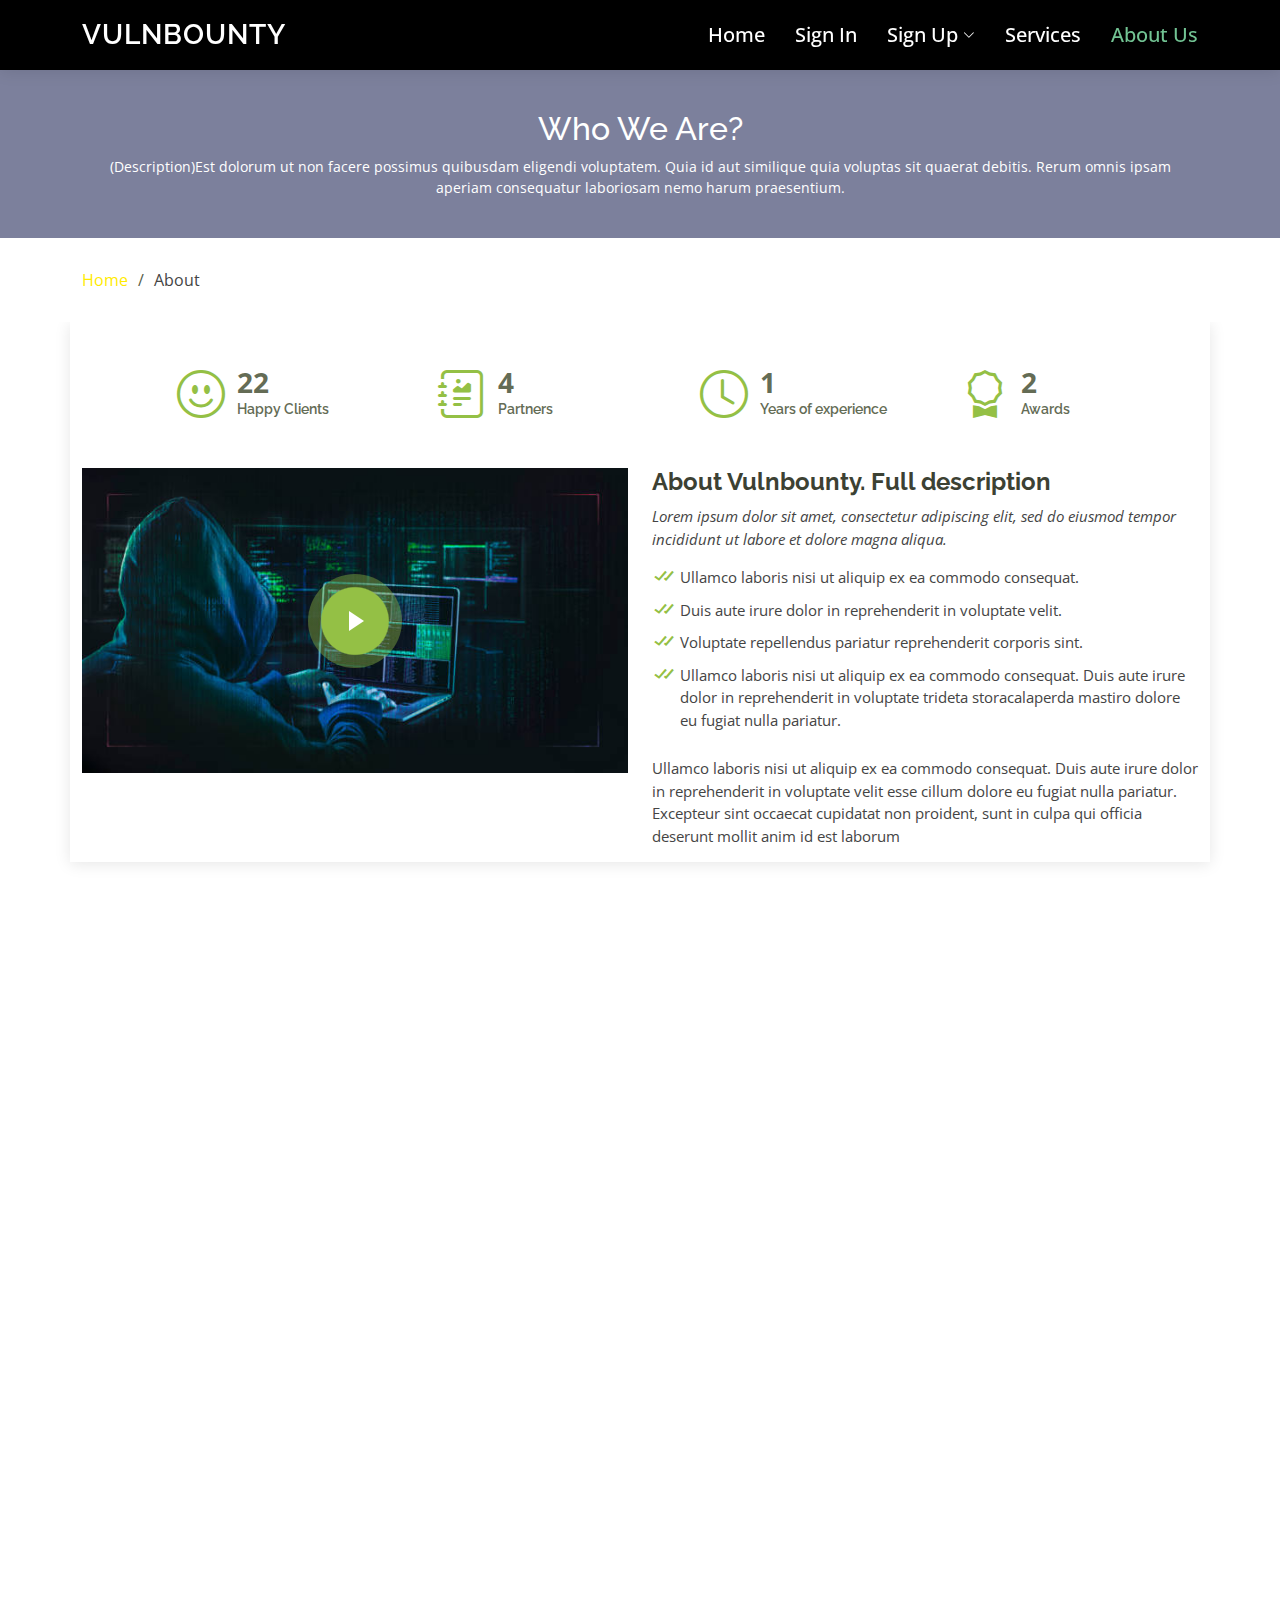
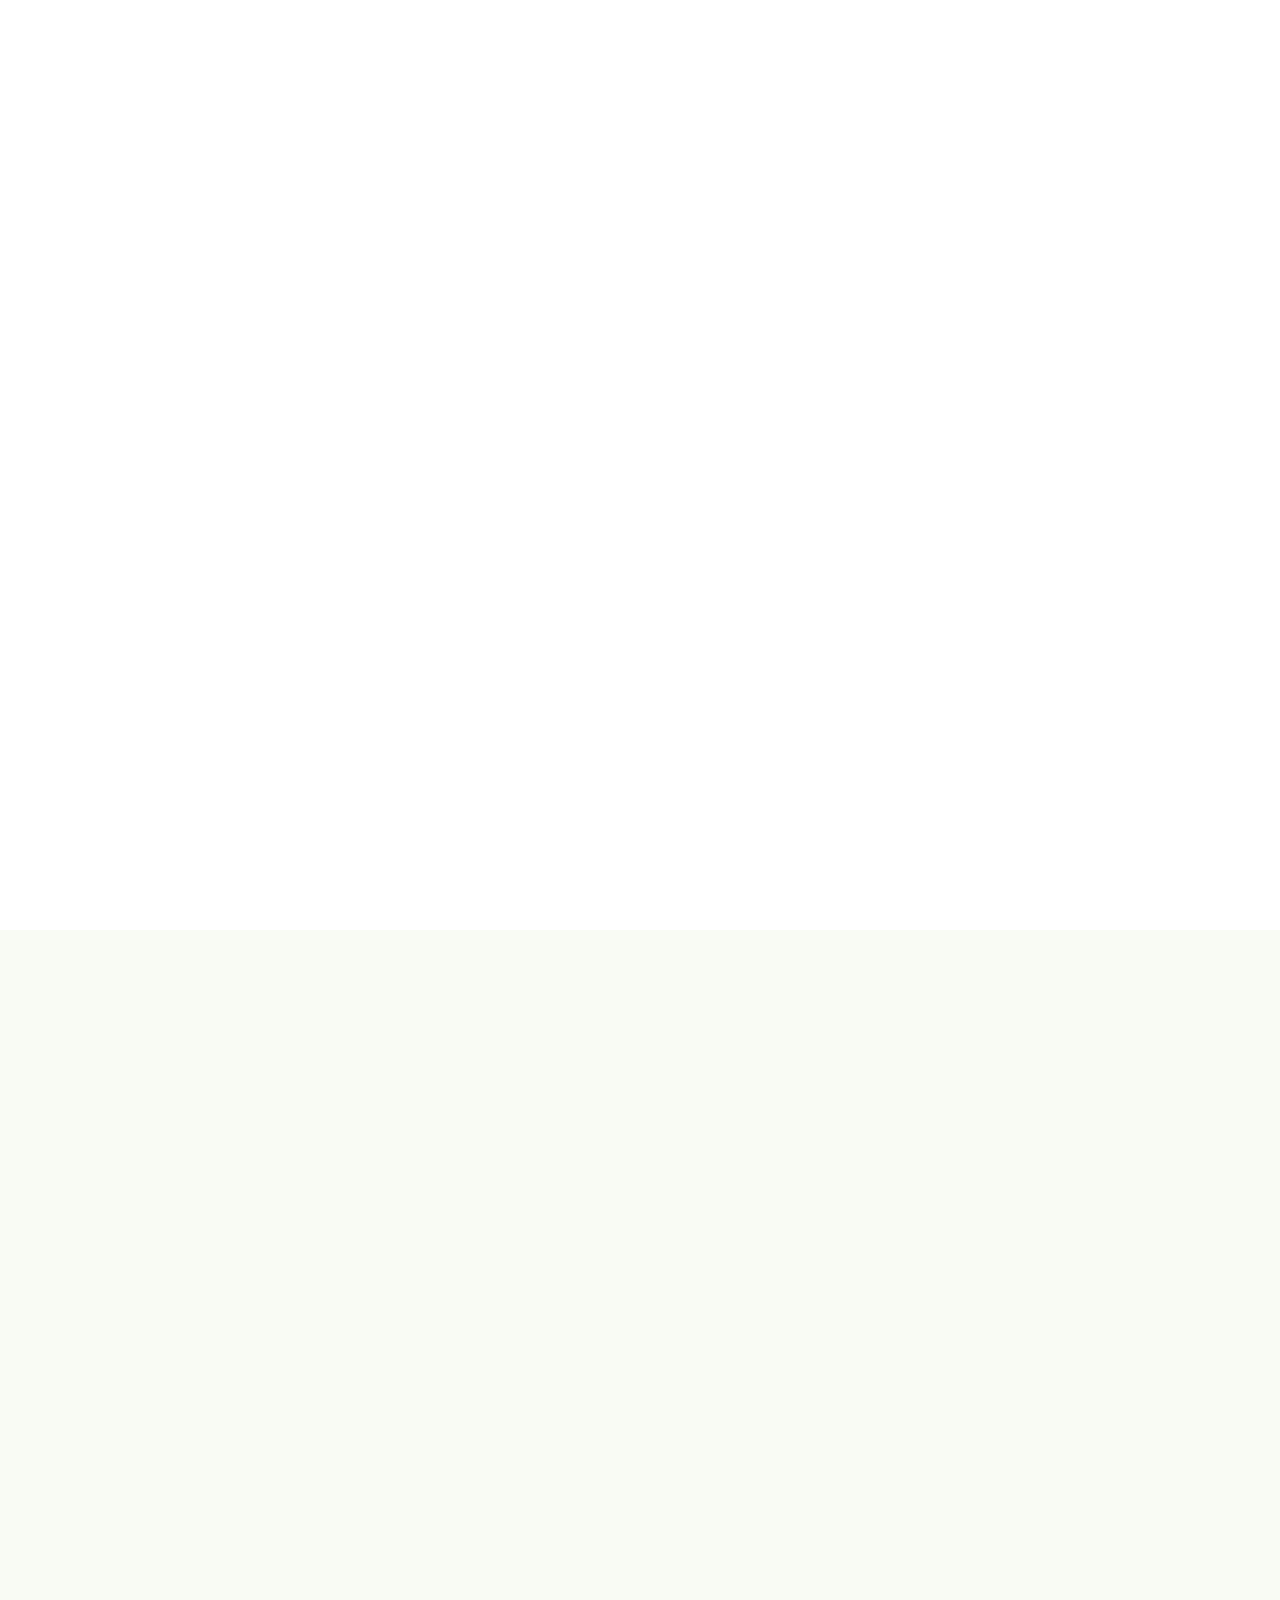
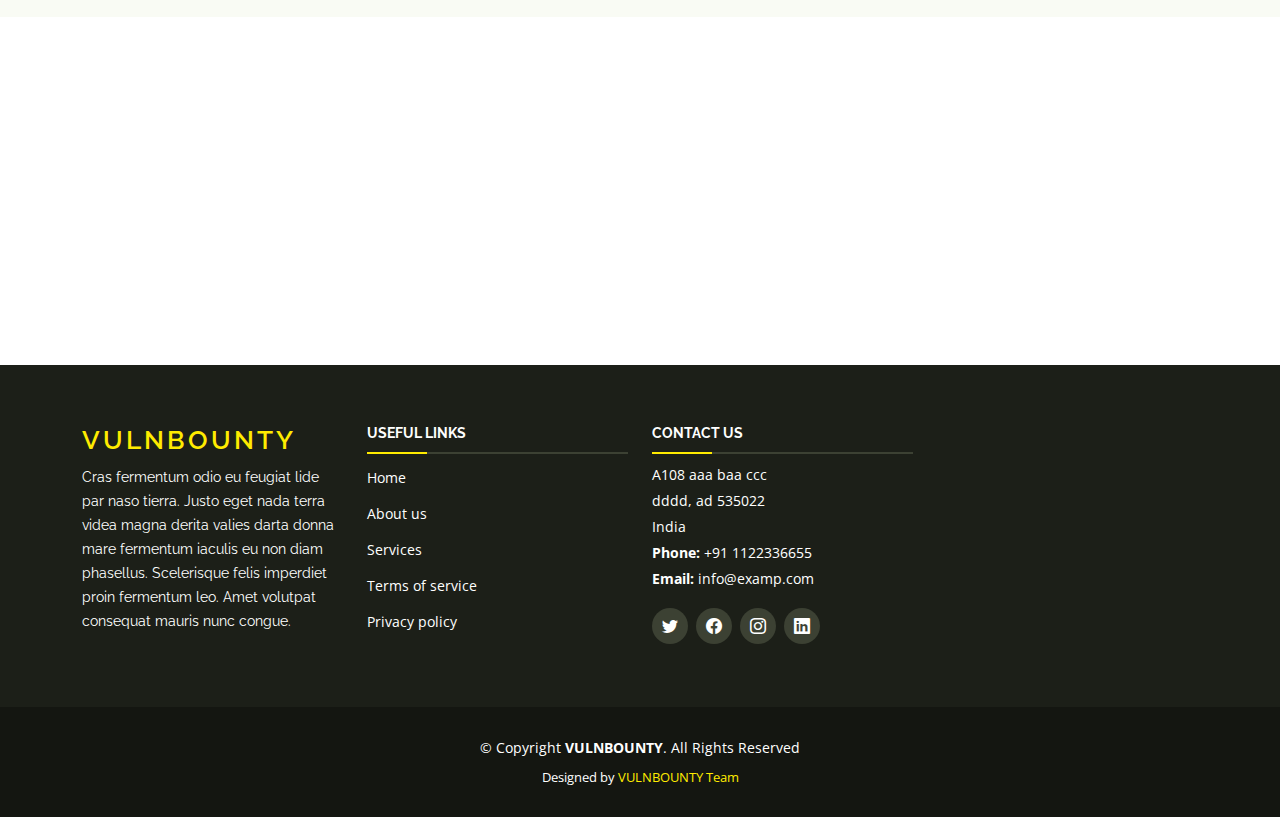
<file: MAIN/About Us/about.html>
<!DOCTYPE html>
<html lang="en">

<head>
  <meta charset="utf-8">
  <meta content="width=device-width, initial-scale=1.0" name="viewport">

  <title>About Us</title>
  <meta content="" name="description">
  <meta content="" name="keywords">

  <!-- Favicons -->
  <!--<link href="assets/img/favicon.png" rel="icon">-->
  <link href="assets/img/apple-touch-icon.png" rel="apple-touch-icon">

  <!-- Google Fonts -->
  <link href="https://fonts.googleapis.com/css?family=Open+Sans:300,300i,400,400i,600,600i,700,700i|Raleway:300,300i,400,400i,500,500i,600,600i,700,700i|Poppins:300,300i,400,400i,500,500i,600,600i,700,700i" rel="stylesheet">

  <!-- Vendor CSS Files -->
  <link href="assets/vendor/aos/aos.css" rel="stylesheet">
  <link href="assets/vendor/bootstrap/css/bootstrap.min.css" rel="stylesheet">
  <link href="assets/vendor/bootstrap-icons/bootstrap-icons.css" rel="stylesheet">
  <link href="assets/vendor/boxicons/css/boxicons.min.css" rel="stylesheet">
  <link href="assets/vendor/glightbox/css/glightbox.min.css" rel="stylesheet">
  <link href="assets/vendor/swiper/swiper-bundle.min.css" rel="stylesheet">

  <!-- Template Main CSS File -->
  <link href="assets/css/style.css" rel="stylesheet">
</head>
<body>

  <!-- ======= Header ======= -->
  <header id="header" class="fixed-top d-flex align-items-center">
    <div class="container d-flex align-items-center justify-content-between">

      <div class="logo">
        <h1 class="text-light"><a href="index.html">VULNBOUNTY</a></h1>
        <!-- Uncomment below if you prefer to use an image logo -->
        <!-- <a href="index.html"><img src="assets/img/logo.png" alt="" class="img-fluid"></a>-->
      </div>

      <nav id="navbar" class="navbar">
         <ul>
            <li><a class="nav-link scrollto " href="#">Home</a></li>
            <li><a href="login.html">Sign In</a></li>
            
            <li class="dropdown"><a href="Sign Up.html"><span>Sign Up</span> <i class="bi bi-chevron-down"></i></a>

       
                <ul>
                <li><a href="#">Student Sign Up</a></li>
                </li>
                <li><a href="#">Professional Sign Up</a></li>
                <li><a href="#">Company Sign Up</a></li>
              </ul>
       
            </li>
           <li><a class="nav-link scrollto " href="#">Services</a></li>
            <li><a class="nav-link scrollto active" href="about.html">About Us</a></li>
          </ul>
          <i class="bi bi-list mobile-nav-toggle"></i>
      </nav><!-- .navbar -->

    </div>
  </header><!-- End Header -->

  <main id="main">

    <!-- ======= Breadcrumbs ======= -->
    <section id="breadcrumbs" class="breadcrumbs">
      <div class="breadcrumb-hero">
        <div class="container">
          <div class="breadcrumb-hero">
            <h2>Who We Are?</h2>
            <p>(Description)Est dolorum ut non facere possimus quibusdam eligendi voluptatem. Quia id aut similique quia voluptas sit quaerat debitis. Rerum omnis ipsam aperiam consequatur laboriosam nemo harum praesentium. </p>
          </div>
        </div>
      </div>
      <div class="container">
        <ol>
          <li><a href="MAIN/Home pages/index.html">Home</a></li>
          <li>About</li>
        </ol>
      </div>
    </section><!-- End Breadcrumbs -->

    <!-- ======= About Section ======= -->
    <section id="about" class="about">
      <div class="container">

        <div class="row justify-content-end">
          <div class="col-lg-11">
            <div class="row justify-content-end">

              <div class="col-lg-3 col-md-5 col-6 d-md-flex align-items-md-stretch">
                <div class="count-box py-5">
                  <i class="bi bi-emoji-smile"></i>
                  <span data-purecounter-start="0" data-purecounter-end="65" class="purecounter">0</span>
                  <p>Happy Clients</p>
                </div>
              </div>

              <div class="col-lg-3 col-md-5 col-6 d-md-flex align-items-md-stretch">
                <div class="count-box py-5">
                  <i class="bi bi-journal-richtext"></i>
                  <span data-purecounter-start="0" data-purecounter-end="12" class="purecounter">0</span>
                  <p>Partners</p>
                </div>
              </div>

              <div class="col-lg-3 col-md-5 col-6 d-md-flex align-items-md-stretch">
                <div class="count-box pb-5 pt-0 pt-lg-5">
                  <i class="bi bi-clock"></i>
                  <span data-purecounter-start="0" data-purecounter-end="2" class="purecounter">0</span>
                  <p>Years of experience</p>
                </div>
              </div>

              <div class="col-lg-3 col-md-5 col-6 d-md-flex align-items-md-stretch">
                <div class="count-box pb-5 pt-0 pt-lg-5">
                  <i class="bi bi-award"></i>
                  <span data-purecounter-start="0" data-purecounter-end="7" class="purecounter">0</span>
                  <p>Awards</p>
                </div>
              </div>

            </div>
          </div>
        </div>

        <div class="row">

          <div class="col-lg-6 video-box align-self-baseline position-relative">
            <img src="assets/img/about.jpg" class="img-fluid" alt="">
            <a href="https://youtu.be/d0jADcsGyh0" class="glightbox play-btn mb-4"></a>
          </div>

          <div class="col-lg-6 pt-3 pt-lg-0 content">
            <h3>About Vulnbounty. Full description</h3>
            <p class="fst-italic">
              Lorem ipsum dolor sit amet, consectetur adipiscing elit, sed do eiusmod tempor incididunt ut labore et dolore
              magna aliqua.
            </p>
            <ul>
              <li><i class="bx bx-check-double"></i> Ullamco laboris nisi ut aliquip ex ea commodo consequat.</li>
              <li><i class="bx bx-check-double"></i> Duis aute irure dolor in reprehenderit in voluptate velit.</li>
              <li><i class="bx bx-check-double"></i> Voluptate repellendus pariatur reprehenderit corporis sint.</li>
              <li><i class="bx bx-check-double"></i> Ullamco laboris nisi ut aliquip ex ea commodo consequat. Duis aute irure dolor in reprehenderit in voluptate trideta storacalaperda mastiro dolore eu fugiat nulla pariatur.</li>
            </ul>
            <p>
              Ullamco laboris nisi ut aliquip ex ea commodo consequat. Duis aute irure dolor in reprehenderit in voluptate
              velit esse cillum dolore eu fugiat nulla pariatur. Excepteur sint occaecat cupidatat non proident, sunt in
              culpa qui officia deserunt mollit anim id est laborum
            </p>
          </div>

        </div>

      </div>
    </section><!-- End About Section -->

    <!-- ======= Work Process Section ======= -->
    <section id="work-process" class="work-process">
      <div class="container">

        <div class="section-title" data-aos="fade-up">
          <h2>We Values To...</h2>
          <p>Magnam dolores commodi suscipit. Necessitatibus eius consequatur ex aliquid fuga eum quidem. Sit sint consectetur velit. Quisquam quos quisquam cupiditate. Et nemo qui impedit suscipit alias ea. Quia fugiat sit in iste officiis commodi quidem hic quas.</p>
        </div>

        <div class="row content">
          <div class="col-md-5" data-aos="fade-right">
            <img src="assets/img/values-1.jpg" class="img-fluid" alt="">
          </div>
          <div class="col-md-7 pt-4" data-aos="fade-left">
            <h3>Description about First value.</h3>
            <p class="fst-italic">
              Lorem ipsum dolor sit amet, consectetur adipiscing elit, sed do eiusmod tempor incididunt ut labore et dolore
              magna aliqua.
            </p>
            <ul>
              <li><i class="bi bi-check"></i> Ullamco laboris nisi ut aliquip ex ea commodo consequat.</li>
              <li><i class="bi bi-check"></i> Duis aute irure dolor in reprehenderit in voluptate velit.</li>
            </ul>
          </div>
        </div>

        <div class="row content">
          <div class="col-md-5 order-1 order-md-2" data-aos="fade-left">
            <img src="assets/img/values-2.jpg" class="img-fluid" alt="">
          </div>
          <div class="col-md-7 pt-5 order-2 order-md-1" data-aos="fade-right">
            <h3>Description about Second value.</h3>
            <p class="fst-italic">
              Lorem ipsum dolor sit amet, consectetur adipiscing elit, sed do eiusmod tempor incididunt ut labore et dolore
              magna aliqua.
            </p>
            <p>
              Ullamco laboris nisi ut aliquip ex ea commodo consequat. Duis aute irure dolor in reprehenderit in voluptate
              velit esse cillum dolore eu fugiat nulla pariatur. Excepteur sint occaecat cupidatat non proident, sunt in
              culpa qui officia deserunt mollit anim id est laborum
            </p>
          </div>
        </div>

        <div class="row content">
          <div class="col-md-5" data-aos="fade-right">
            <img src="assets/img/values-3.jpg" class="img-fluid" alt="">
          </div>
          <div class="col-md-7 pt-5" data-aos="fade-left">
            <h3>Description about Third value.</h3>
            <p>Cupiditate placeat cupiditate placeat est ipsam culpa. Delectus quia minima quod. Sunt saepe odit aut quia voluptatem hic voluptas dolor doloremque.</p>
            <ul>
              <li><i class="bi bi-check"></i> Ullamco laboris nisi ut aliquip ex ea commodo consequat.</li>
              <li><i class="bi bi-check"></i> Duis aute irure dolor in reprehenderit in voluptate velit.</li>
              <li><i class="bi bi-check"></i> Facilis ut et voluptatem aperiam. Autem soluta ad fugiat.</li>
            </ul>
          </div>
        </div>

        <div class="row content">
          <div class="col-md-5 order-1 order-md-2" data-aos="fade-left">
            <img src="assets/img/acton-3.jpg" class="img-fluid" alt="">
          </div>
          <div class="col-md-7 pt-5 order-2 order-md-1" data-aos="fade-right">
            <h1>Our Call of Actions</h1>
            <p class="fst-italic"><h3>
              Descriptions...</h3>
            </p>
            <p>
              Ullamco laboris nisi ut aliquip ex ea commodo consequat. Duis aute irure dolor in reprehenderit in voluptate
              velit esse cillum dolore eu fugiat nulla pariatur. Excepteur sint occaecat cupidatat non proident, sunt in
              culpa qui officia deserunt mollit anim id est laborum
            </p>
          </div>
        </div>

      </div>
    </section><!-- End Work Process Section -->

    <!-- ======= Our Skills Section ======= -->
    <section id="skills" class="skills section-bg">
      <div class="container">

        <div class="section-title" data-aos="fade-up">
          <h2>Our Skills</h2>
          <p>Magnam dolores commodi suscipit. Necessitatibus eius consequatur ex aliquid fuga eum quidem. Sit sint consectetur velit. Quisquam quos quisquam cupiditate. Et nemo qui impedit suscipit alias ea. Quia fugiat sit in iste officiis commodi quidem hic quas.</p>
        </div>

        <div class="row">
          <div class="col-lg-6" data-aos="fade-right">
            <img src="assets/img/skill-1.jpg" class="img-fluid" alt="">
          </div>
          <div class="col-lg-6 pt-4 pt-lg-0 content" data-aos="fade-left">
            <h3>Skill Description...</h3>
            <p class="fst-italic">
              Lorem ipsum dolor sit amet, consectetur adipiscing elit, sed do eiusmod tempor incididunt ut labore et dolore
              magna aliqua.
            </p>
            <p>
              Ullamco laboris nisi ut aliquip ex ea commodo consequat. Duis aute irure dolor in reprehenderit in voluptate
              velit esse cillum dolore eu fugiat nulla pariatur. Excepteur sint occaecat cupidatat non proident.
            </p>

            <div class="skills-content">

              <div class="progress">
                <span class="skill">Bug Fixing <i class="val">100%</i></span>
                <div class="progress-bar-wrap">
                  <div class="progress-bar" role="progressbar" aria-valuenow="100" aria-valuemin="0" aria-valuemax="100"></div>
                </div>
              </div>

              <div class="progress">
                <span class="skill">Cyber Security<i class="val">90%</i></span>
                <div class="progress-bar-wrap">
                  <div class="progress-bar" role="progressbar" aria-valuenow="90" aria-valuemin="0" aria-valuemax="100"></div>
                </div>
              </div>

              <div class="progress">
                <span class="skill">Running static analysis<i class="val">75%</i></span>
                <div class="progress-bar-wrap">
                  <div class="progress-bar" role="progressbar" aria-valuenow="75" aria-valuemin="0" aria-valuemax="100"></div>
                </div>
              </div>

              <div class="progress">
                <span class="skill">Preemptive debugging<i class="val">55%</i></span>
                <div class="progress-bar-wrap">
                  <div class="progress-bar" role="progressbar" aria-valuenow="55" aria-valuemin="0" aria-valuemax="100"></div>
                </div>
              </div>

            </div>

          </div>
        </div>

      </div>
    </section><!-- End Our Skills Section -->

    <!-- ======= Our Clients Section ======= -->
    <section id="clients" class="clients">
      <div class="container" data-aos="fade-up">

        <div class="section-title">
          <h2>Our Clients</h2>
          <p>Magnam dolores commodi suscipit. Necessitatibus eius consequatur ex aliquid fuga eum quidem. Sit sint consectetur velit. Quisquam quos quisquam cupiditate. Et nemo qui impedit suscipit alias ea. Quia fugiat sit in iste officiis commodi quidem hic quas.</p>
        </div>

        <div class="clients-slider swiper">
          <div class="swiper-wrapper align-items-center">
            <div class="swiper-slide"><img src="assets/img/clients/client-1.png" class="img-fluid" alt=""></div>
            <div class="swiper-slide"><img src="assets/img/clients/client-2.png" class="img-fluid" alt=""></div>
            <div class="swiper-slide"><img src="assets/img/clients/client-3.png" class="img-fluid" alt=""></div>
            <div class="swiper-slide"><img src="assets/img/clients/client-4.png" class="img-fluid" alt=""></div>
            <div class="swiper-slide"><img src="assets/img/clients/client-5.png" class="img-fluid" alt=""></div>
            <div class="swiper-slide"><img src="assets/img/clients/client-6.png" class="img-fluid" alt=""></div>
            <div class="swiper-slide"><img src="assets/img/clients/client-7.png" class="img-fluid" alt=""></div>
            <div class="swiper-slide"><img src="assets/img/clients/client-8.png" class="img-fluid" alt=""></div>
          </div>
          <div class="swiper-pagination"></div>
        </div>

      </div>
    </section><!-- End Our Clients Section -->

  </main><!-- End #main -->

  <!-- ======= Footer ======= -->
  <footer id="footer">
    <div class="footer-top">
      <div class="container">
        <div class="row">

          <div class="col-lg-3 col-md-6 footer-info">
            <h3>VULNBOUNTY</h3>
            <p>Cras fermentum odio eu feugiat lide par naso tierra. Justo eget nada terra videa magna derita valies darta donna mare fermentum iaculis eu non diam phasellus. Scelerisque felis imperdiet proin fermentum leo. Amet volutpat consequat mauris nunc congue.</p>
          </div>

          <div class="col-lg-3 col-md-6 footer-links">
            <h4>Useful Links</h4>
            <ul>
              <li><a href="#">Home</a></li>
              <li><a href="about.html">About us</a></li>
              <li><a href="#">Services</a></li>
              <li><a href="terms.html">Terms of service</a></li>
              <li><a href="privacy.html">Privacy policy</a></li>
            </ul>
          </div>

          <div class="col-lg-3 col-md-6 footer-contact">
            <h4>Contact Us</h4>
            <p>
              A108 aaa baa ccc <br>
              dddd, ad 535022<br>
              India <br>
              <strong>Phone:</strong> +91 1122336655<br>
              <strong>Email:</strong> info@examp.com<br>
            </p>

            <div class="social-links">
              <a href="#" class="twitter"><i class="bi bi-twitter"></i></a>
              <a href="#" class="facebook"><i class="bi bi-facebook"></i></a>
              <a href="#" class="instagram"><i class="bi bi-instagram"></i></a>
              <a href="#" class="linkedin"><i class="bi bi-linkedin"></i></a>
            </div>

          </div>

          <div class="col-lg-3 col-md-6 footer-newsletter">
            <!--<h4>Our Newsletter</h4>
            <p>Tamen quem nulla quae legam multos aute sint culpa legam noster magna veniam enim veniam illum dolore legam minim quorum culpa amet magna export quem marada parida nodela caramase seza.</p>
            <form action="" method="post">
              <input type="email" name="email"><input type="submit" value="Subscribe">
            </form>-->
          </div>

        </div>
      </div>
    </div>

    <div class="container">
      <div class="copyright">
        &copy; Copyright <strong><span>VULNBOUNTY</span></strong>. All Rights Reserved
      </div>
      <div class="credits">
        Designed by <a href="#">VULNBOUNTY Team</a>
      </div>
    </div>
  </footer><!-- End Footer -->

  <a href="#" class="back-to-top d-flex align-items-center justify-content-center"><i class="bi bi-arrow-up-short"></i></a>

  <!-- Vendor JS Files -->
  <script src="assets/vendor/purecounter/purecounter.js"></script>
  <script src="assets/vendor/aos/aos.js"></script>
  <script src="assets/vendor/bootstrap/js/bootstrap.bundle.min.js"></script>
  <script src="assets/vendor/glightbox/js/glightbox.min.js"></script>
  <script src="assets/vendor/isotope-layout/isotope.pkgd.min.js"></script>
  <script src="assets/vendor/swiper/swiper-bundle.min.js"></script>
  <script src="assets/vendor/waypoints/noframework.waypoints.js"></script>
  <script src="assets/vendor/php-email-form/validate.js"></script>

  <!-- Template Main JS File -->
  <script src="assets/js/main.js"></script>

</body>

</html>
<!--https://codepen.io/psyloute/pen/VwpPqWP-->
</file>
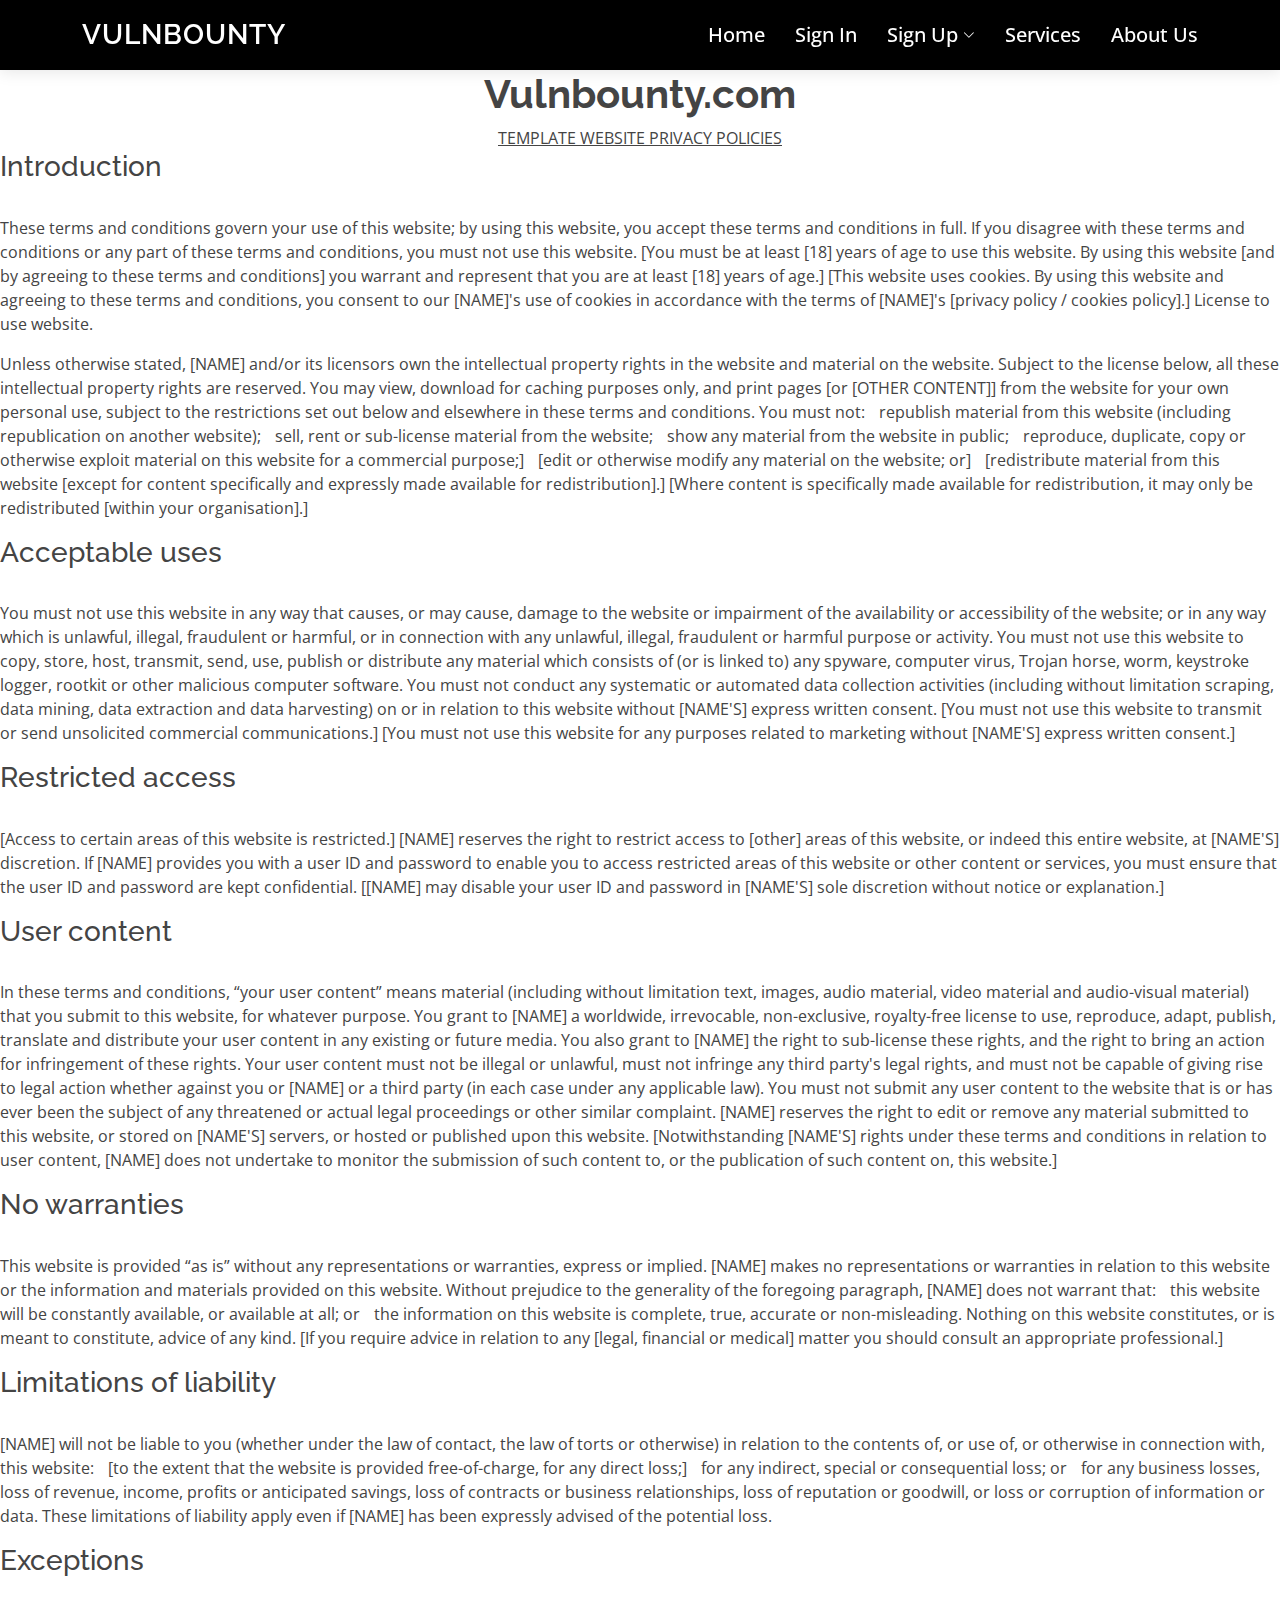
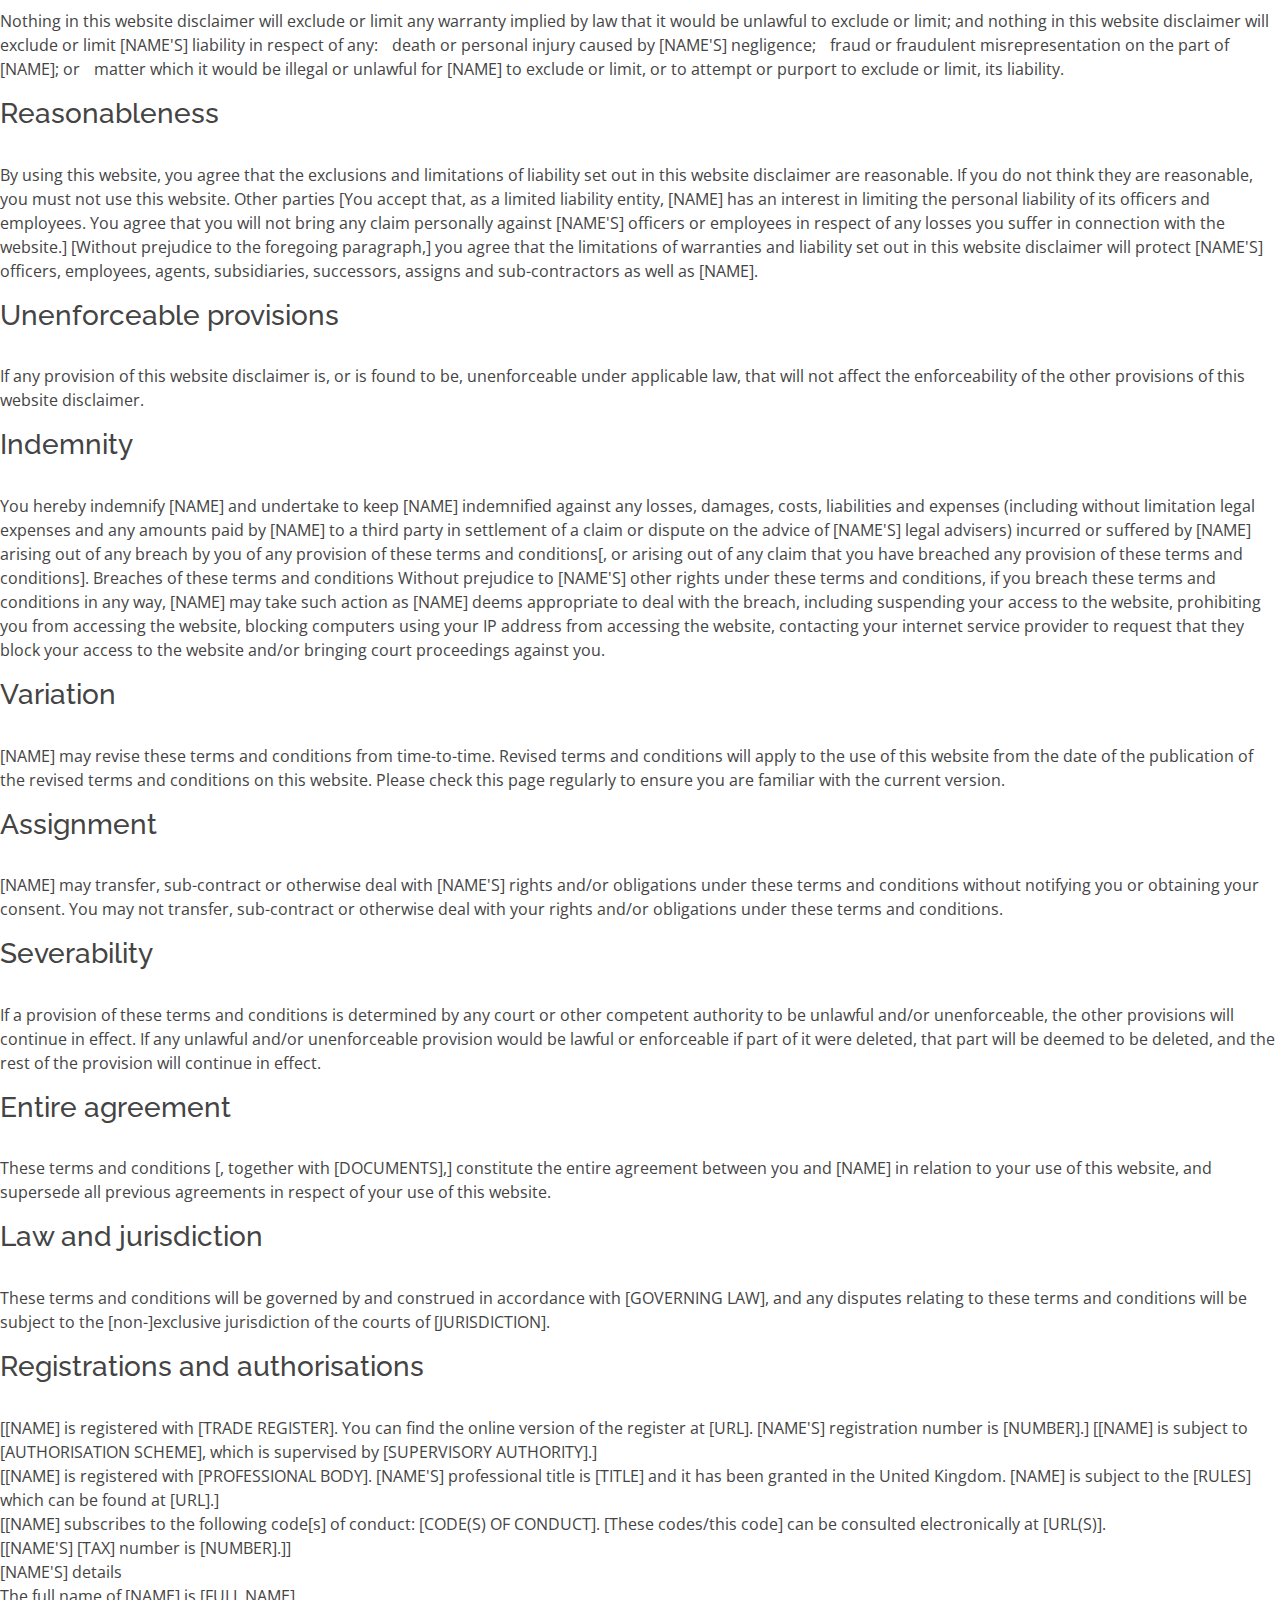
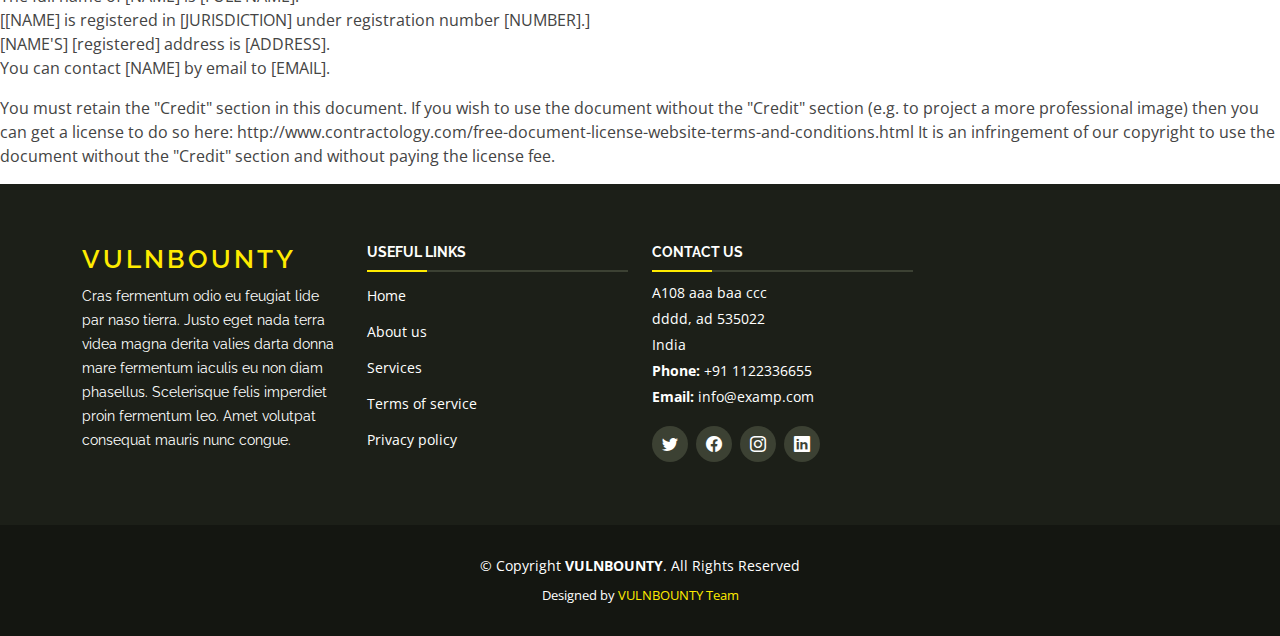
<file: MAIN/About Us/privacy.html>
<!DOCTYPE html>
<html lang="en">

<head>
  <meta charset="utf-8">
  <meta content="width=device-width, initial-scale=1.0" name="viewport">

  <title>Privacy policies</title>
  <meta content="" name="description">
  <meta content="" name="keywords">

  <!-- Favicons -->
  <!--<link href="assets/img/favicon.png" rel="icon">-->
  <link href="assets/img/apple-touch-icon.png" rel="apple-touch-icon">

  <!-- Google Fonts -->
  <link href="https://fonts.googleapis.com/css?family=Open+Sans:300,300i,400,400i,600,600i,700,700i|Raleway:300,300i,400,400i,500,500i,600,600i,700,700i|Poppins:300,300i,400,400i,500,500i,600,600i,700,700i" rel="stylesheet">

  <!-- Vendor CSS Files -->
  <link href="assets/vendor/aos/aos.css" rel="stylesheet">
  <link href="assets/vendor/bootstrap/css/bootstrap.min.css" rel="stylesheet">
  <link href="assets/vendor/bootstrap-icons/bootstrap-icons.css" rel="stylesheet">
  <link href="assets/vendor/boxicons/css/boxicons.min.css" rel="stylesheet">
  <link href="assets/vendor/glightbox/css/glightbox.min.css" rel="stylesheet">
  <link href="assets/vendor/swiper/swiper-bundle.min.css" rel="stylesheet">

  <!-- Template Main CSS File -->
  <link href="assets/css/style.css" rel="stylesheet">
</head>
<body>

  <!-- ======= Header ======= -->
  <header id="header" class="fixed-top d-flex align-items-center">
    <div class="container d-flex align-items-center justify-content-between">

      <div class="logo">
        <h1 class="text-light"><a href="index.html">VULNBOUNTY</a></h1>
        <!-- Uncomment below if you prefer to use an image logo -->
        <!-- <a href="index.html"><img src="assets/img/logo.png" alt="" class="img-fluid"></a>-->
      </div>

      <nav id="navbar" class="navbar">
         <ul>
            <li><a class="nav-link scrollto " href="#">Home</a></li>
            <li><a href="login.html">Sign In</a></li>
            
            <li class="dropdown"><a href="Sign Up.html"><span>Sign Up</span> <i class="bi bi-chevron-down"></i></a>

       
                <ul>
                <li><a href="#">Student Sign Up</a></li>
                </li>
                <li><a href="#">Professional Sign Up</a></li>
                <li><a href="#">Company Sign Up</a></li>
              </ul>
       
            </li>
           <li><a class="nav-link scrollto " href="#">Services</a></li>
            <li><a class="nav-link scrollto" href="about.html">About Us</a></li>
          </ul>
          <i class="bi bi-list mobile-nav-toggle"></i>
      </nav><!-- .navbar -->

    </div>
  </header><!-- End Header -->

  <main id="main">

<center><h1><b>Vulnbounty.com</b></h1></center>

<center><u>TEMPLATE WEBSITE PRIVACY POLICIES</u></center>


<h3>Introduction</h3>
<br>
<p>These terms and conditions govern your use of this website; by using this website, you accept these terms and conditions in full.   If you disagree with these terms and conditions or any part of these terms and conditions, you must not use this website. 

[You must be at least [18] years of age to use this website.  By using this website [and by agreeing to these terms and conditions] you warrant and represent that you are at least [18] years of age.]

[This website uses cookies.  By using this website and agreeing to these terms and conditions, you consent to our [NAME]'s use of cookies in accordance with the terms of [NAME]'s [privacy policy / cookies policy].]

License to use website.</p>

<p>Unless otherwise stated, [NAME] and/or its licensors own the intellectual property rights in the website and material on the website.  Subject to the license below, all these intellectual property rights are reserved.

You may view, download for caching purposes only, and print pages [or [OTHER CONTENT]] from the website for your own personal use, subject to the restrictions set out below and elsewhere in these terms and conditions.  

You must not:

republish material from this website (including republication on another website);
sell, rent or sub-license material from the website;
show any material from the website in public;
reproduce, duplicate, copy or otherwise exploit material on this website for a commercial purpose;]
[edit or otherwise modify any material on the website; or]
[redistribute material from this website [except for content specifically and expressly made available for redistribution].]

[Where content is specifically made available for redistribution, it may only be redistributed [within your organisation].]</p>

<h3>Acceptable uses</h3>
<br>

<p>You must not use this website in any way that causes, or may cause, damage to the website or impairment of the availability or accessibility of the website; or in any way which is unlawful, illegal, fraudulent or harmful, or in connection with any unlawful, illegal, fraudulent or harmful purpose or activity.

You must not use this website to copy, store, host, transmit, send, use, publish or distribute any material which consists of (or is linked to) any spyware, computer virus, Trojan horse, worm, keystroke logger, rootkit or other malicious computer software.

You must not conduct any systematic or automated data collection activities (including without limitation scraping, data mining, data extraction and data harvesting) on or in relation to this website without [NAME'S] express written consent.

[You must not use this website to transmit or send unsolicited commercial communications.]

[You must not use this website for any purposes related to marketing without [NAME'S] express written consent.]</p> 

<h3>Restricted access</h3>
<br>
<p>[Access to certain areas of this website is restricted.]  [NAME] reserves the right to restrict access to [other] areas of this website, or indeed this entire website, at [NAME'S] discretion.

If [NAME] provides you with a user ID and password to enable you to access restricted areas of this website or other content or services, you must ensure that the user ID and password are kept confidential.  

[[NAME] may disable your user ID and password in [NAME'S] sole discretion without notice or explanation.]</p>

<h3>User content</h3>
<br>
<p>In these terms and conditions, “your user content” means material (including without limitation text, images, audio material, video material and audio-visual material) that you submit to this website, for whatever purpose.

You grant to [NAME] a worldwide, irrevocable, non-exclusive, royalty-free license to use, reproduce, adapt, publish, translate and distribute your user content in any existing or future media.  You also grant to [NAME] the right to sub-license these rights, and the right to bring an action for infringement of these rights.

Your user content must not be illegal or unlawful, must not infringe any third party's legal rights, and must not be capable of giving rise to legal action whether against you or [NAME] or a third party (in each case under any applicable law).  

You must not submit any user content to the website that is or has ever been the subject of any threatened or actual legal proceedings or other similar complaint.

[NAME] reserves the right to edit or remove any material submitted to this website, or stored on [NAME'S] servers, or hosted or published upon this website.

[Notwithstanding [NAME'S] rights under these terms and conditions in relation to user content, [NAME] does not undertake to monitor the submission of such content to, or the publication of such content on, this website.]</p>

<h3>No warranties</h3>
<br>

<p>This website is provided “as is” without any representations or warranties, express or implied.  [NAME] makes no representations or warranties in relation to this website or the information and materials provided on this website.  

Without prejudice to the generality of the foregoing paragraph, [NAME] does not warrant that:

this website will be constantly available, or available at all; or
the information on this website is complete, true, accurate or non-misleading.

Nothing on this website constitutes, or is meant to constitute, advice of any kind.  [If you require advice in relation to any [legal, financial or medical] matter you should consult an appropriate professional.]</p>

<h3>Limitations of liability</h3>
<br>

<p>[NAME] will not be liable to you (whether under the law of contact, the law of torts or otherwise) in relation to the contents of, or use of, or otherwise in connection with, this website:

[to the extent that the website is provided free-of-charge, for any direct loss;]
for any indirect, special or consequential loss; or
for any business losses, loss of revenue, income, profits or anticipated savings, loss of contracts or business relationships, loss of reputation or goodwill, or loss or corruption of information or data.

These limitations of liability apply even if [NAME] has been expressly advised of the potential loss.</p>

<h3>Exceptions</h3>
<br>

<p>Nothing in this website disclaimer will exclude or limit any warranty implied by law that it would be unlawful to exclude or limit; and nothing in this website disclaimer will exclude or limit [NAME'S] liability in respect of any:

death or personal injury caused by [NAME'S] negligence;
fraud or fraudulent misrepresentation on the part of [NAME]; or
matter which it would be illegal or unlawful for [NAME] to exclude or limit, or to attempt or purport to exclude or limit, its liability. </p>

<h3>Reasonableness</h3>
<br>

<p>By using this website, you agree that the exclusions and limitations of liability set out in this website disclaimer are reasonable.  

If you do not think they are reasonable, you must not use this website.

Other parties

[You accept that, as a limited liability entity, [NAME] has an interest in limiting the personal liability of its officers and employees.  You agree that you will not bring any claim personally against [NAME'S] officers or employees in respect of any losses you suffer in connection with the website.]

[Without prejudice to the foregoing paragraph,] you agree that the limitations of warranties and liability set out in this website disclaimer will protect [NAME'S] officers, employees, agents, subsidiaries, successors, assigns and sub-contractors as well as [NAME].</p>

<h3>Unenforceable provisions</h3>
<br>

<p>If any provision of this website disclaimer is, or is found to be, unenforceable under applicable law, that will not affect the enforceability of the other provisions of this website disclaimer.</p>

<h3>Indemnity</h3>
<br>

<p>You hereby indemnify [NAME] and undertake to keep [NAME] indemnified against any losses, damages, costs, liabilities and expenses (including without limitation legal expenses and any amounts paid by [NAME] to a third party in settlement of a claim or dispute on the advice of [NAME'S] legal advisers) incurred or suffered by [NAME] arising out of any breach by you of any provision of these terms and conditions[, or arising out of any claim that you have breached any provision of these terms and conditions].

Breaches of these terms and conditions

Without prejudice to [NAME'S] other rights under these terms and conditions, if you breach these terms and conditions in any way, [NAME] may take such action as [NAME] deems appropriate to deal with the breach, including suspending your access to the website, prohibiting you from accessing the website, blocking computers using your IP address from accessing the website, contacting your internet service provider to request that they block your access to the website and/or bringing court proceedings against you.
<p>

<h3>Variation</h3>
<br>

<p>[NAME] may revise these terms and conditions from time-to-time.  Revised terms and conditions will apply to the use of this website from the date of the publication of the revised terms and conditions on this website.  Please check this page regularly to ensure you are familiar with the current version.
</p>

<h3>Assignment</h3>
<br>

<p>[NAME] may transfer, sub-contract or otherwise deal with [NAME'S] rights and/or obligations under these terms and conditions without notifying you or obtaining your consent.

You may not transfer, sub-contract or otherwise deal with your rights and/or obligations under these terms and conditions.  
</p>

<h3>Severability</h3>
<br>

<p>If a provision of these terms and conditions is determined by any court or other competent authority to be unlawful and/or unenforceable, the other provisions will continue in effect.  If any unlawful and/or unenforceable provision would be lawful or enforceable if part of it were deleted, that part will be deemed to be deleted, and the rest of the provision will continue in effect. 
</p>

<h3>Entire agreement</h3>
<br>

<p>These terms and conditions [, together with [DOCUMENTS],] constitute the entire agreement between you and [NAME] in relation to your use of this website, and supersede all previous agreements in respect of your use of this website.
</p>

<h3>Law and jurisdiction</h3>
<br>

<p>These terms and conditions will be governed by and construed in accordance with [GOVERNING LAW], and any disputes relating to these terms and conditions will be subject to the [non-]exclusive jurisdiction of the courts of [JURISDICTION].
</p>

<h3>Registrations and authorisations</h3>
<br>

<p>[[NAME] is registered with [TRADE REGISTER].  You can find the online version of the register at [URL].  [NAME'S] registration number is [NUMBER].]

[[NAME] is subject to [AUTHORISATION SCHEME], which is supervised by [SUPERVISORY AUTHORITY].]
<br>
[[NAME] is registered with [PROFESSIONAL BODY].  [NAME'S] professional title is [TITLE] and it has been granted in the United Kingdom.  [NAME] is subject to the [RULES] which can be found at [URL].]
<br>
[[NAME] subscribes to the following code[s] of conduct: [CODE(S) OF CONDUCT].  [These codes/this code] can be consulted electronically at [URL(S)].
<br>
[[NAME'S] [TAX] number is [NUMBER].]]
<br>
[NAME'S] details
<br>
The full name of [NAME] is [FULL NAME].  
<br>
[[NAME] is registered in [JURISDICTION] under registration number [NUMBER].]  
<br>
[NAME'S] [registered] address is [ADDRESS].  
<br>
You can contact [NAME] by email to [EMAIL].</p>

<p>You must retain the "Credit" section in this document. If you wish to use the document without the "Credit" section (e.g. to project a more professional image) then you can get a license to do so here:

http://www.contractology.com/free-document-license-website-terms-and-conditions.html

It is an infringement of our copyright to use the document without the "Credit" section and without paying the license fee.
</p>


   
  </main><!-- End #main -->

  <!-- ======= Footer ======= -->
  <footer id="footer">
    <div class="footer-top">
      <div class="container">
        <div class="row">

          <div class="col-lg-3 col-md-6 footer-info">
            <h3>VULNBOUNTY</h3>
            <p>Cras fermentum odio eu feugiat lide par naso tierra. Justo eget nada terra videa magna derita valies darta donna mare fermentum iaculis eu non diam phasellus. Scelerisque felis imperdiet proin fermentum leo. Amet volutpat consequat mauris nunc congue.</p>
          </div>

          <div class="col-lg-3 col-md-6 footer-links">
            <h4>Useful Links</h4>
            <ul>
              <li><a href="#">Home</a></li>
              <li><a href="about.html">About us</a></li>
              <li><a href="#">Services</a></li>
              <li><a href="terms.html">Terms of service</a></li>
              <li><a href="privacy.html">Privacy policy</a></li>
            </ul>
          </div>

          <div class="col-lg-3 col-md-6 footer-contact">
            <h4>Contact Us</h4>
            <p>
              A108 aaa baa ccc <br>
              dddd, ad 535022<br>
              India <br>
              <strong>Phone:</strong> +91 1122336655<br>
              <strong>Email:</strong> info@examp.com<br>
            </p>

            <div class="social-links">
              <a href="#" class="twitter"><i class="bi bi-twitter"></i></a>
              <a href="#" class="facebook"><i class="bi bi-facebook"></i></a>
              <a href="#" class="instagram"><i class="bi bi-instagram"></i></a>
              <a href="#" class="linkedin"><i class="bi bi-linkedin"></i></a>
            </div>

          </div>

          <div class="col-lg-3 col-md-6 footer-newsletter">
            <!--<h4>Our Newsletter</h4>
            <p>Tamen quem nulla quae legam multos aute sint culpa legam noster magna veniam enim veniam illum dolore legam minim quorum culpa amet magna export quem marada parida nodela caramase seza.</p>
            <form action="" method="post">
              <input type="email" name="email"><input type="submit" value="Subscribe">
            </form>-->
          </div>

        </div>
      </div>
    </div>

    <div class="container">
      <div class="copyright">
        &copy; Copyright <strong><span>VULNBOUNTY</span></strong>. All Rights Reserved
      </div>
      <div class="credits">
        Designed by <a href="#">VULNBOUNTY Team</a>
      </div>
    </div>
  </footer><!-- End Footer -->

  <a href="#" class="back-to-top d-flex align-items-center justify-content-center"><i class="bi bi-arrow-up-short"></i></a>

  <!-- Vendor JS Files -->
  <script src="assets/vendor/purecounter/purecounter.js"></script>
  <script src="assets/vendor/aos/aos.js"></script>
  <script src="assets/vendor/bootstrap/js/bootstrap.bundle.min.js"></script>
  <script src="assets/vendor/glightbox/js/glightbox.min.js"></script>
  <script src="assets/vendor/isotope-layout/isotope.pkgd.min.js"></script>
  <script src="assets/vendor/swiper/swiper-bundle.min.js"></script>
  <script src="assets/vendor/waypoints/noframework.waypoints.js"></script>
  <script src="assets/vendor/php-email-form/validate.js"></script>

  <!-- Template Main JS File -->
  <script src="assets/js/main.js"></script>

</body>

</html>
<!--https://codepen.io/psyloute/pen/VwpPqWP-->
</file>
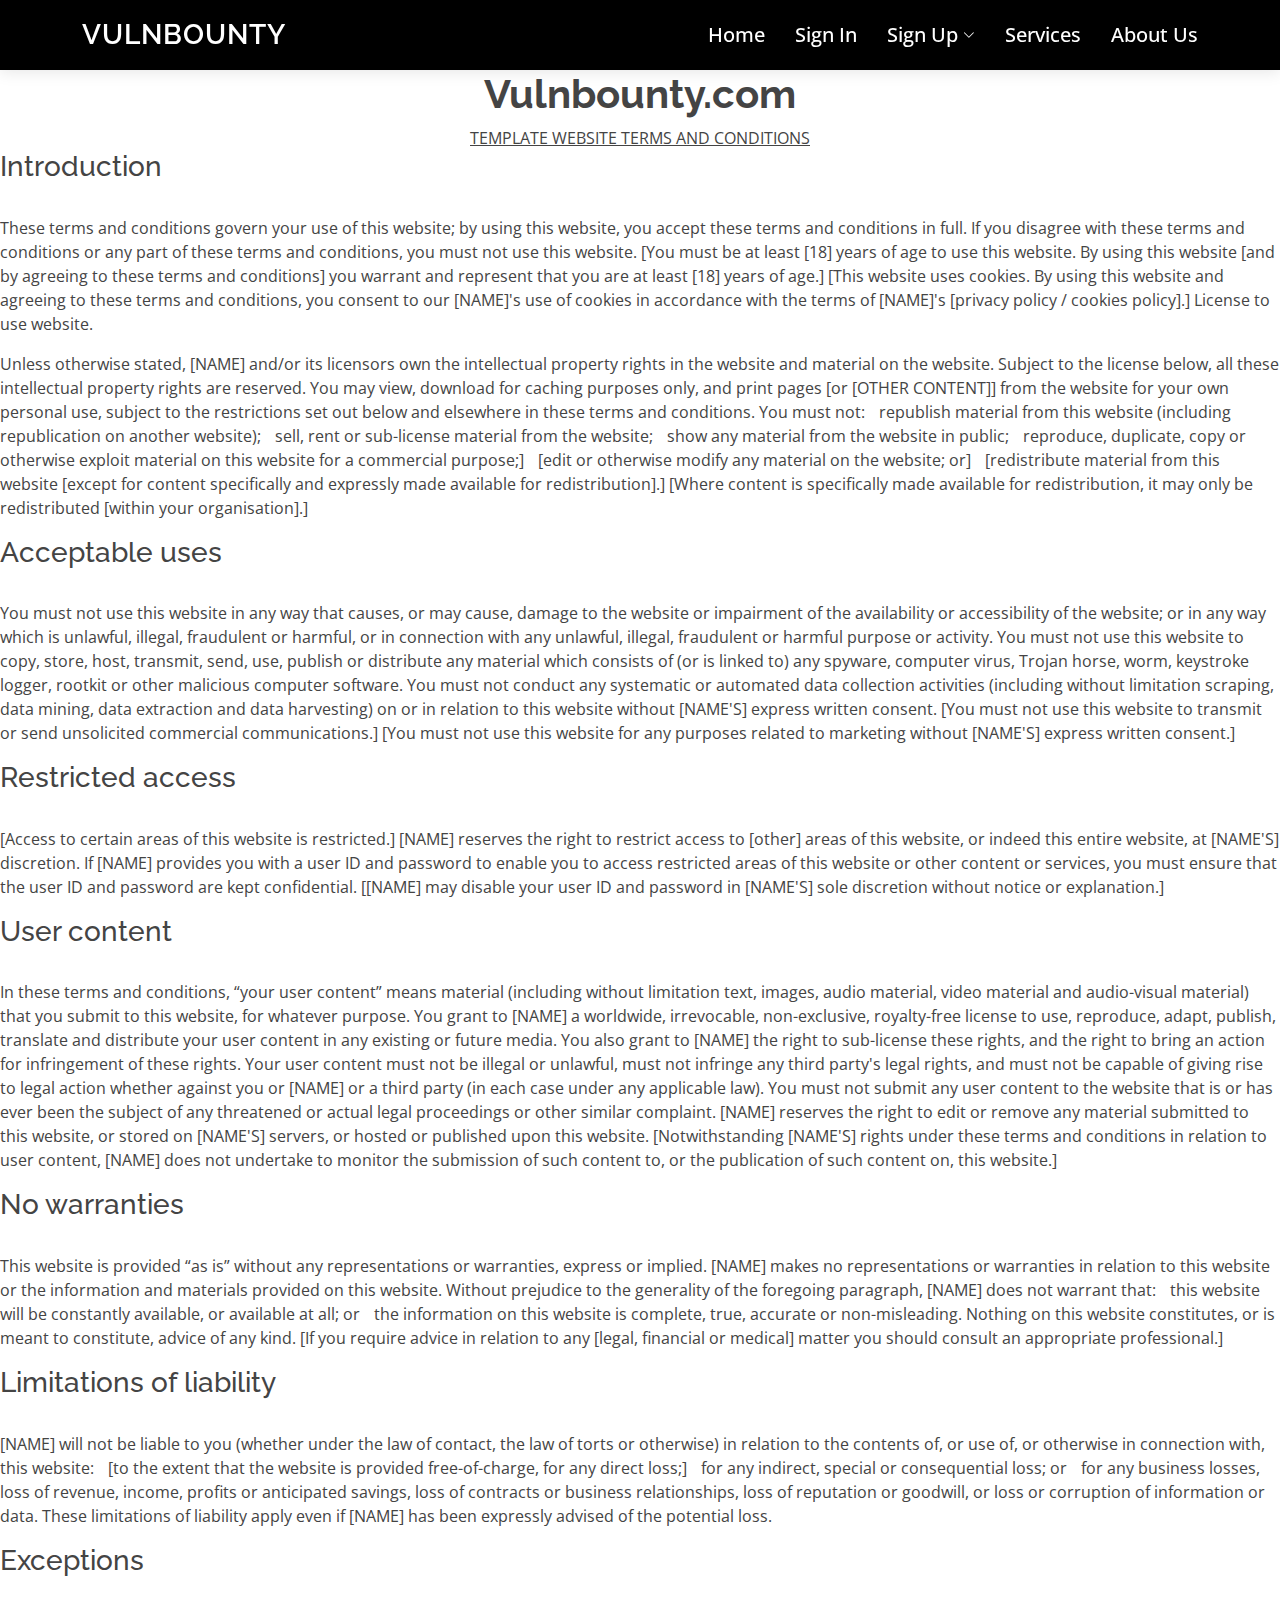
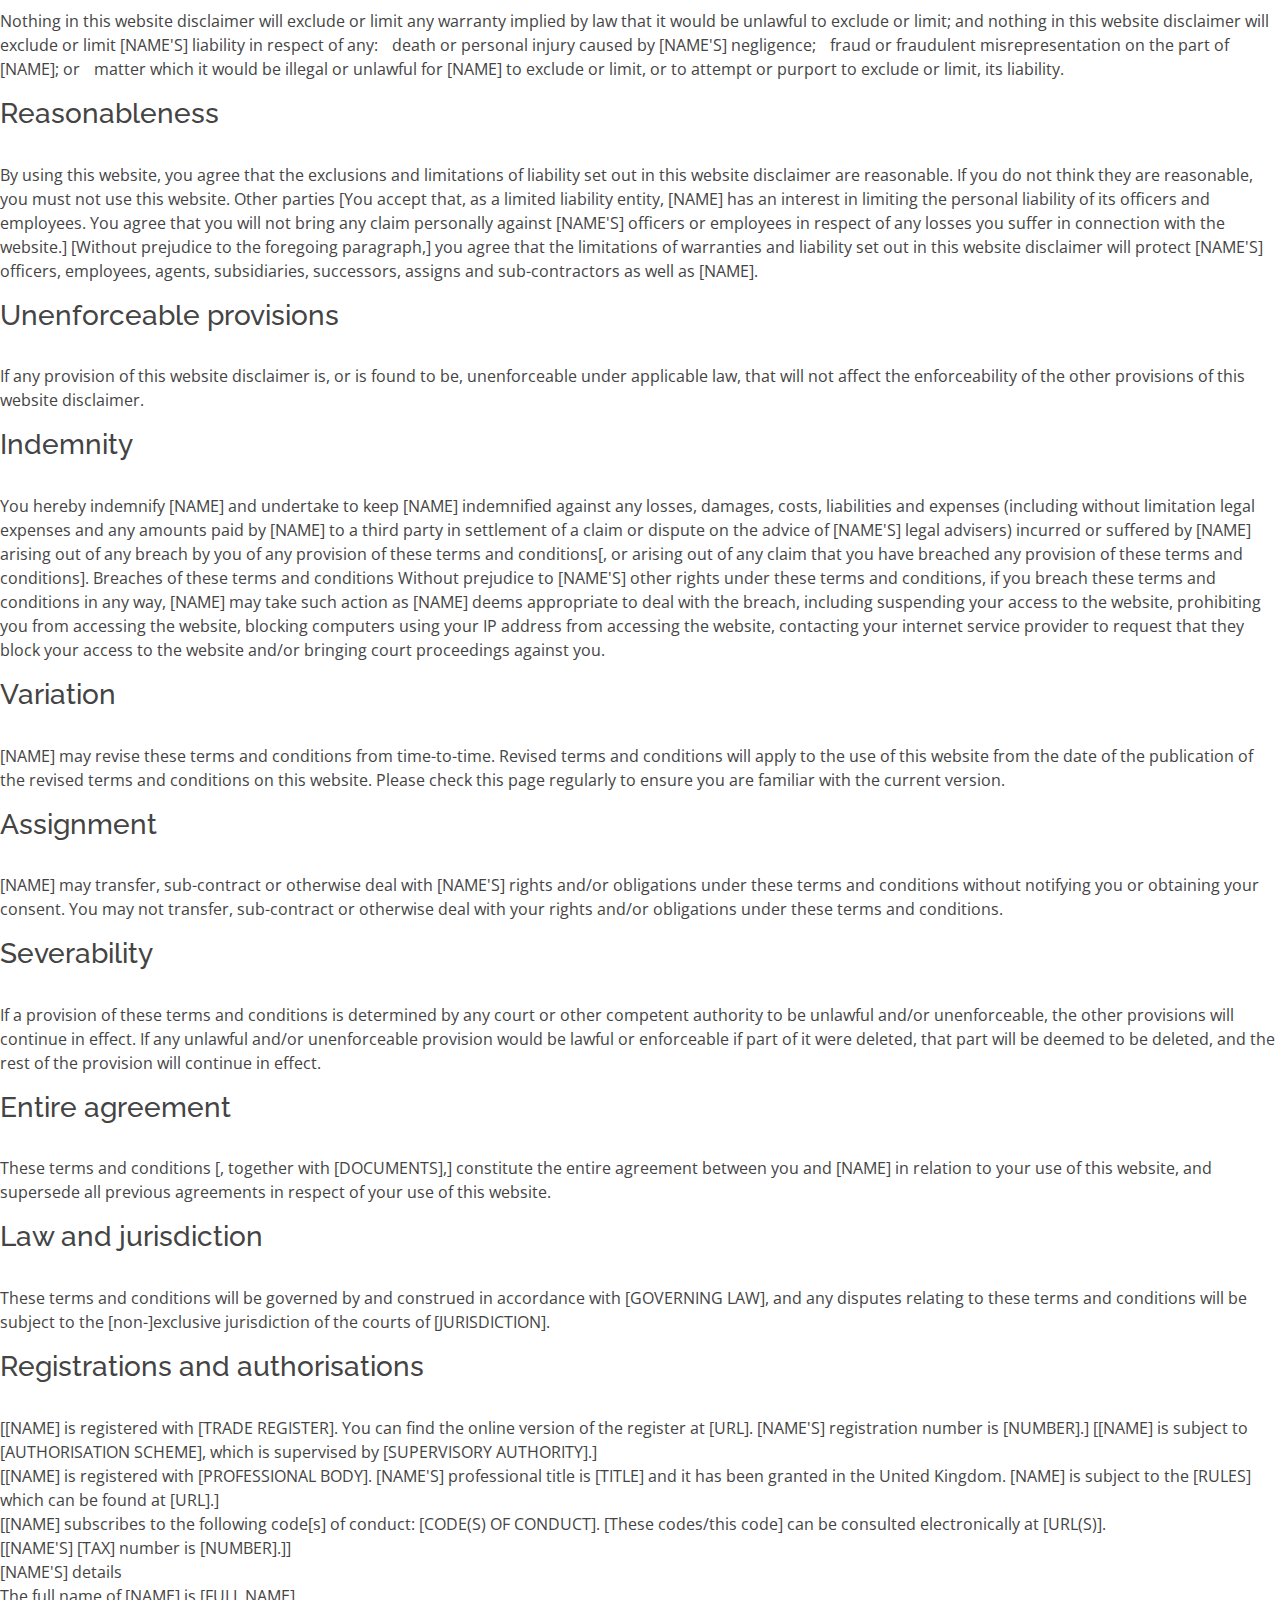
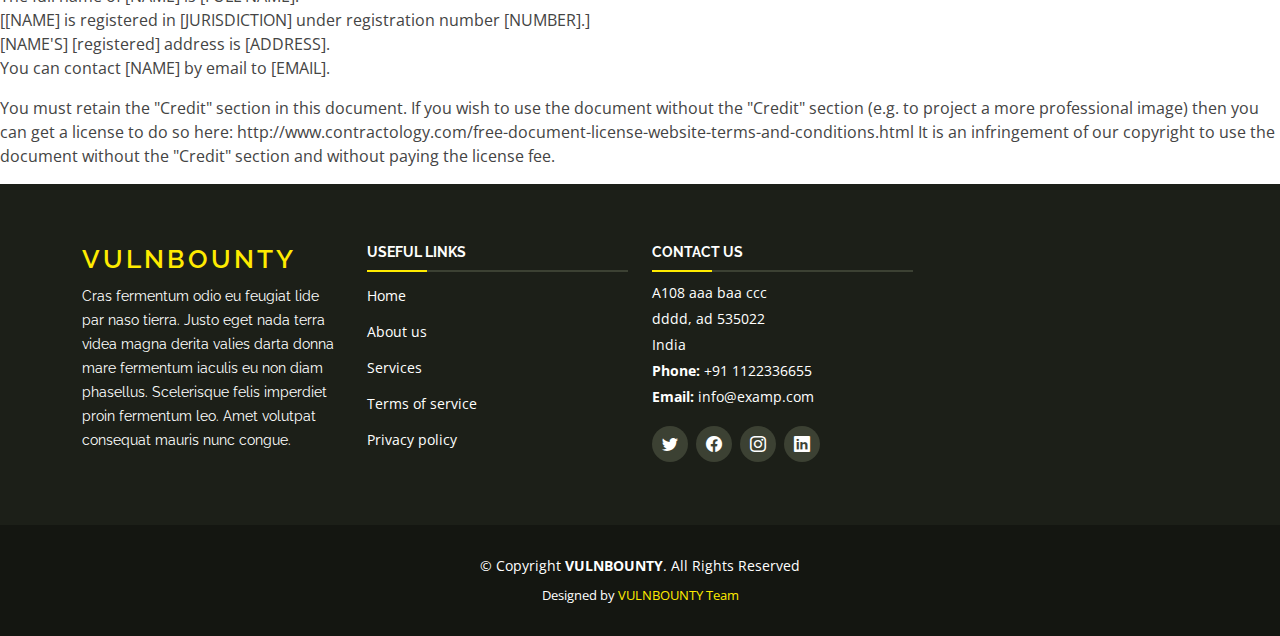
<file: MAIN/About Us/terms.html>
<!DOCTYPE html>
<html lang="en">

<head>
  <meta charset="utf-8">
  <meta content="width=device-width, initial-scale=1.0" name="viewport">

  <title>Terms and conditions</title>
  <meta content="" name="description">
  <meta content="" name="keywords">

  <!-- Favicons -->
  <!--<link href="assets/img/favicon.png" rel="icon">-->
  <link href="assets/img/apple-touch-icon.png" rel="apple-touch-icon">

  <!-- Google Fonts -->
  <link href="https://fonts.googleapis.com/css?family=Open+Sans:300,300i,400,400i,600,600i,700,700i|Raleway:300,300i,400,400i,500,500i,600,600i,700,700i|Poppins:300,300i,400,400i,500,500i,600,600i,700,700i" rel="stylesheet">

  <!-- Vendor CSS Files -->
  <link href="assets/vendor/aos/aos.css" rel="stylesheet">
  <link href="assets/vendor/bootstrap/css/bootstrap.min.css" rel="stylesheet">
  <link href="assets/vendor/bootstrap-icons/bootstrap-icons.css" rel="stylesheet">
  <link href="assets/vendor/boxicons/css/boxicons.min.css" rel="stylesheet">
  <link href="assets/vendor/glightbox/css/glightbox.min.css" rel="stylesheet">
  <link href="assets/vendor/swiper/swiper-bundle.min.css" rel="stylesheet">

  <!-- Template Main CSS File -->
  <link href="assets/css/style.css" rel="stylesheet">
</head>
<body>

  <!-- ======= Header ======= -->
  <header id="header" class="fixed-top d-flex align-items-center">
    <div class="container d-flex align-items-center justify-content-between">

      <div class="logo">
        <h1 class="text-light"><a href="index.html">VULNBOUNTY</a></h1>
        <!-- Uncomment below if you prefer to use an image logo -->
        <!-- <a href="index.html"><img src="assets/img/logo.png" alt="" class="img-fluid"></a>-->
      </div>

      <nav id="navbar" class="navbar">
         <ul>
            <li><a class="nav-link scrollto " href="#">Home</a></li>
            <li><a href="login.html">Sign In</a></li>
            
            <li class="dropdown"><a href="Sign Up.html"><span>Sign Up</span> <i class="bi bi-chevron-down"></i></a>

       
                <ul>
                <li><a href="#">Student Sign Up</a></li>
                </li>
                <li><a href="#">Professional Sign Up</a></li>
                <li><a href="#">Company Sign Up</a></li>
              </ul>
       
            </li>
           <li><a class="nav-link scrollto " href="#">Services</a></li>
            <li><a class="nav-link scrollto" href="about.html">About Us</a></li>
          </ul>
          <i class="bi bi-list mobile-nav-toggle"></i>
      </nav><!-- .navbar -->

    </div>
  </header><!-- End Header -->

  <main id="main">

<center><h1><b>Vulnbounty.com</b></h1></center>

<center><u>TEMPLATE WEBSITE TERMS AND CONDITIONS</u></center>


<h3>Introduction</h3>
<br>
<p>These terms and conditions govern your use of this website; by using this website, you accept these terms and conditions in full.   If you disagree with these terms and conditions or any part of these terms and conditions, you must not use this website. 

[You must be at least [18] years of age to use this website.  By using this website [and by agreeing to these terms and conditions] you warrant and represent that you are at least [18] years of age.]

[This website uses cookies.  By using this website and agreeing to these terms and conditions, you consent to our [NAME]'s use of cookies in accordance with the terms of [NAME]'s [privacy policy / cookies policy].]

License to use website.</p>

<p>Unless otherwise stated, [NAME] and/or its licensors own the intellectual property rights in the website and material on the website.  Subject to the license below, all these intellectual property rights are reserved.

You may view, download for caching purposes only, and print pages [or [OTHER CONTENT]] from the website for your own personal use, subject to the restrictions set out below and elsewhere in these terms and conditions.  

You must not:

republish material from this website (including republication on another website);
sell, rent or sub-license material from the website;
show any material from the website in public;
reproduce, duplicate, copy or otherwise exploit material on this website for a commercial purpose;]
[edit or otherwise modify any material on the website; or]
[redistribute material from this website [except for content specifically and expressly made available for redistribution].]

[Where content is specifically made available for redistribution, it may only be redistributed [within your organisation].]</p>

<h3>Acceptable uses</h3>
<br>

<p>You must not use this website in any way that causes, or may cause, damage to the website or impairment of the availability or accessibility of the website; or in any way which is unlawful, illegal, fraudulent or harmful, or in connection with any unlawful, illegal, fraudulent or harmful purpose or activity.

You must not use this website to copy, store, host, transmit, send, use, publish or distribute any material which consists of (or is linked to) any spyware, computer virus, Trojan horse, worm, keystroke logger, rootkit or other malicious computer software.

You must not conduct any systematic or automated data collection activities (including without limitation scraping, data mining, data extraction and data harvesting) on or in relation to this website without [NAME'S] express written consent.

[You must not use this website to transmit or send unsolicited commercial communications.]

[You must not use this website for any purposes related to marketing without [NAME'S] express written consent.]</p> 

<h3>Restricted access</h3>
<br>
<p>[Access to certain areas of this website is restricted.]  [NAME] reserves the right to restrict access to [other] areas of this website, or indeed this entire website, at [NAME'S] discretion.

If [NAME] provides you with a user ID and password to enable you to access restricted areas of this website or other content or services, you must ensure that the user ID and password are kept confidential.  

[[NAME] may disable your user ID and password in [NAME'S] sole discretion without notice or explanation.]</p>

<h3>User content</h3>
<br>
<p>In these terms and conditions, “your user content” means material (including without limitation text, images, audio material, video material and audio-visual material) that you submit to this website, for whatever purpose.

You grant to [NAME] a worldwide, irrevocable, non-exclusive, royalty-free license to use, reproduce, adapt, publish, translate and distribute your user content in any existing or future media.  You also grant to [NAME] the right to sub-license these rights, and the right to bring an action for infringement of these rights.

Your user content must not be illegal or unlawful, must not infringe any third party's legal rights, and must not be capable of giving rise to legal action whether against you or [NAME] or a third party (in each case under any applicable law).  

You must not submit any user content to the website that is or has ever been the subject of any threatened or actual legal proceedings or other similar complaint.

[NAME] reserves the right to edit or remove any material submitted to this website, or stored on [NAME'S] servers, or hosted or published upon this website.

[Notwithstanding [NAME'S] rights under these terms and conditions in relation to user content, [NAME] does not undertake to monitor the submission of such content to, or the publication of such content on, this website.]</p>

<h3>No warranties</h3>
<br>

<p>This website is provided “as is” without any representations or warranties, express or implied.  [NAME] makes no representations or warranties in relation to this website or the information and materials provided on this website.  

Without prejudice to the generality of the foregoing paragraph, [NAME] does not warrant that:

this website will be constantly available, or available at all; or
the information on this website is complete, true, accurate or non-misleading.

Nothing on this website constitutes, or is meant to constitute, advice of any kind.  [If you require advice in relation to any [legal, financial or medical] matter you should consult an appropriate professional.]</p>

<h3>Limitations of liability</h3>
<br>

<p>[NAME] will not be liable to you (whether under the law of contact, the law of torts or otherwise) in relation to the contents of, or use of, or otherwise in connection with, this website:

[to the extent that the website is provided free-of-charge, for any direct loss;]
for any indirect, special or consequential loss; or
for any business losses, loss of revenue, income, profits or anticipated savings, loss of contracts or business relationships, loss of reputation or goodwill, or loss or corruption of information or data.

These limitations of liability apply even if [NAME] has been expressly advised of the potential loss.</p>

<h3>Exceptions</h3>
<br>

<p>Nothing in this website disclaimer will exclude or limit any warranty implied by law that it would be unlawful to exclude or limit; and nothing in this website disclaimer will exclude or limit [NAME'S] liability in respect of any:

death or personal injury caused by [NAME'S] negligence;
fraud or fraudulent misrepresentation on the part of [NAME]; or
matter which it would be illegal or unlawful for [NAME] to exclude or limit, or to attempt or purport to exclude or limit, its liability. </p>

<h3>Reasonableness</h3>
<br>

<p>By using this website, you agree that the exclusions and limitations of liability set out in this website disclaimer are reasonable.  

If you do not think they are reasonable, you must not use this website.

Other parties

[You accept that, as a limited liability entity, [NAME] has an interest in limiting the personal liability of its officers and employees.  You agree that you will not bring any claim personally against [NAME'S] officers or employees in respect of any losses you suffer in connection with the website.]

[Without prejudice to the foregoing paragraph,] you agree that the limitations of warranties and liability set out in this website disclaimer will protect [NAME'S] officers, employees, agents, subsidiaries, successors, assigns and sub-contractors as well as [NAME].</p>

<h3>Unenforceable provisions</h3>
<br>

<p>If any provision of this website disclaimer is, or is found to be, unenforceable under applicable law, that will not affect the enforceability of the other provisions of this website disclaimer.</p>

<h3>Indemnity</h3>
<br>

<p>You hereby indemnify [NAME] and undertake to keep [NAME] indemnified against any losses, damages, costs, liabilities and expenses (including without limitation legal expenses and any amounts paid by [NAME] to a third party in settlement of a claim or dispute on the advice of [NAME'S] legal advisers) incurred or suffered by [NAME] arising out of any breach by you of any provision of these terms and conditions[, or arising out of any claim that you have breached any provision of these terms and conditions].

Breaches of these terms and conditions

Without prejudice to [NAME'S] other rights under these terms and conditions, if you breach these terms and conditions in any way, [NAME] may take such action as [NAME] deems appropriate to deal with the breach, including suspending your access to the website, prohibiting you from accessing the website, blocking computers using your IP address from accessing the website, contacting your internet service provider to request that they block your access to the website and/or bringing court proceedings against you.
<p>

<h3>Variation</h3>
<br>

<p>[NAME] may revise these terms and conditions from time-to-time.  Revised terms and conditions will apply to the use of this website from the date of the publication of the revised terms and conditions on this website.  Please check this page regularly to ensure you are familiar with the current version.
</p>

<h3>Assignment</h3>
<br>

<p>[NAME] may transfer, sub-contract or otherwise deal with [NAME'S] rights and/or obligations under these terms and conditions without notifying you or obtaining your consent.

You may not transfer, sub-contract or otherwise deal with your rights and/or obligations under these terms and conditions.  
</p>

<h3>Severability</h3>
<br>

<p>If a provision of these terms and conditions is determined by any court or other competent authority to be unlawful and/or unenforceable, the other provisions will continue in effect.  If any unlawful and/or unenforceable provision would be lawful or enforceable if part of it were deleted, that part will be deemed to be deleted, and the rest of the provision will continue in effect. 
</p>

<h3>Entire agreement</h3>
<br>

<p>These terms and conditions [, together with [DOCUMENTS],] constitute the entire agreement between you and [NAME] in relation to your use of this website, and supersede all previous agreements in respect of your use of this website.
</p>

<h3>Law and jurisdiction</h3>
<br>

<p>These terms and conditions will be governed by and construed in accordance with [GOVERNING LAW], and any disputes relating to these terms and conditions will be subject to the [non-]exclusive jurisdiction of the courts of [JURISDICTION].
</p>

<h3>Registrations and authorisations</h3>
<br>

<p>[[NAME] is registered with [TRADE REGISTER].  You can find the online version of the register at [URL].  [NAME'S] registration number is [NUMBER].]

[[NAME] is subject to [AUTHORISATION SCHEME], which is supervised by [SUPERVISORY AUTHORITY].]
<br>
[[NAME] is registered with [PROFESSIONAL BODY].  [NAME'S] professional title is [TITLE] and it has been granted in the United Kingdom.  [NAME] is subject to the [RULES] which can be found at [URL].]
<br>
[[NAME] subscribes to the following code[s] of conduct: [CODE(S) OF CONDUCT].  [These codes/this code] can be consulted electronically at [URL(S)].
<br>
[[NAME'S] [TAX] number is [NUMBER].]]
<br>
[NAME'S] details
<br>
The full name of [NAME] is [FULL NAME].  
<br>
[[NAME] is registered in [JURISDICTION] under registration number [NUMBER].]  
<br>
[NAME'S] [registered] address is [ADDRESS].  
<br>
You can contact [NAME] by email to [EMAIL].</p>

<p>You must retain the "Credit" section in this document. If you wish to use the document without the "Credit" section (e.g. to project a more professional image) then you can get a license to do so here:

http://www.contractology.com/free-document-license-website-terms-and-conditions.html

It is an infringement of our copyright to use the document without the "Credit" section and without paying the license fee.
</p>


   
  </main><!-- End #main -->

  <!-- ======= Footer ======= -->
  <footer id="footer">
    <div class="footer-top">
      <div class="container">
        <div class="row">

          <div class="col-lg-3 col-md-6 footer-info">
            <h3>VULNBOUNTY</h3>
            <p>Cras fermentum odio eu feugiat lide par naso tierra. Justo eget nada terra videa magna derita valies darta donna mare fermentum iaculis eu non diam phasellus. Scelerisque felis imperdiet proin fermentum leo. Amet volutpat consequat mauris nunc congue.</p>
          </div>

          <div class="col-lg-3 col-md-6 footer-links">
            <h4>Useful Links</h4>
            <ul>
              <li><a href="#">Home</a></li>
              <li><a href="about.html">About us</a></li>
              <li><a href="#">Services</a></li>
              <li><a href="terms.html">Terms of service</a></li>
              <li><a href="privacy.html">Privacy policy</a></li>
            </ul>
          </div>

          <div class="col-lg-3 col-md-6 footer-contact">
            <h4>Contact Us</h4>
            <p>
              A108 aaa baa ccc <br>
              dddd, ad 535022<br>
              India <br>
              <strong>Phone:</strong> +91 1122336655<br>
              <strong>Email:</strong> info@examp.com<br>
            </p>

            <div class="social-links">
              <a href="#" class="twitter"><i class="bi bi-twitter"></i></a>
              <a href="#" class="facebook"><i class="bi bi-facebook"></i></a>
              <a href="#" class="instagram"><i class="bi bi-instagram"></i></a>
              <a href="#" class="linkedin"><i class="bi bi-linkedin"></i></a>
            </div>

          </div>

          <div class="col-lg-3 col-md-6 footer-newsletter">
            <!--<h4>Our Newsletter</h4>
            <p>Tamen quem nulla quae legam multos aute sint culpa legam noster magna veniam enim veniam illum dolore legam minim quorum culpa amet magna export quem marada parida nodela caramase seza.</p>
            <form action="" method="post">
              <input type="email" name="email"><input type="submit" value="Subscribe">
            </form>-->
          </div>

        </div>
      </div>
    </div>

    <div class="container">
      <div class="copyright">
        &copy; Copyright <strong><span>VULNBOUNTY</span></strong>. All Rights Reserved
      </div>
      <div class="credits">
        Designed by <a href="#">VULNBOUNTY Team</a>
      </div>
    </div>
  </footer><!-- End Footer -->

  <a href="#" class="back-to-top d-flex align-items-center justify-content-center"><i class="bi bi-arrow-up-short"></i></a>

  <!-- Vendor JS Files -->
  <script src="assets/vendor/purecounter/purecounter.js"></script>
  <script src="assets/vendor/aos/aos.js"></script>
  <script src="assets/vendor/bootstrap/js/bootstrap.bundle.min.js"></script>
  <script src="assets/vendor/glightbox/js/glightbox.min.js"></script>
  <script src="assets/vendor/isotope-layout/isotope.pkgd.min.js"></script>
  <script src="assets/vendor/swiper/swiper-bundle.min.js"></script>
  <script src="assets/vendor/waypoints/noframework.waypoints.js"></script>
  <script src="assets/vendor/php-email-form/validate.js"></script>

  <!-- Template Main JS File -->
  <script src="assets/js/main.js"></script>

</body>

</html>
<!--https://codepen.io/psyloute/pen/VwpPqWP-->
</file>
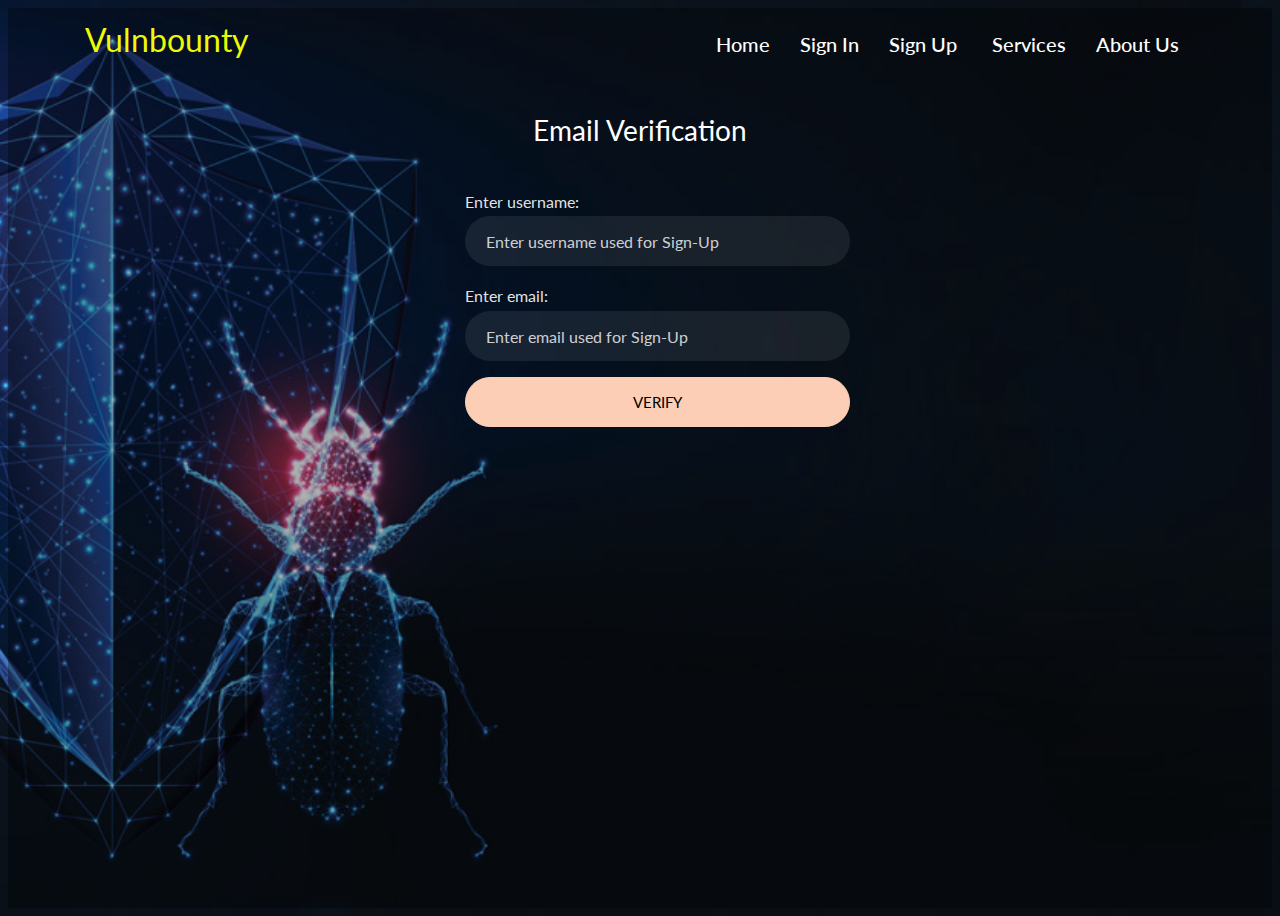
<file: MAIN/Home pages/emailv.html>
<!doctype html>
<html lang="en">
  <head>
  	<title>Email Verification</title>
    <meta charset="utf-8">
    <meta name="viewport" content="width=device-width, initial-scale=1, shrink-to-fit=no">

	<link href="https://fonts.googleapis.com/css?family=Lato:300,400,700&display=swap" rel="stylesheet">

	<link rel="stylesheet" href="https://stackpath.bootstrapcdn.com/font-awesome/4.7.0/css/font-awesome.min.css">
	
	<link rel="stylesheet" href="css/style.css">

	</head>
	<body class="img js-fullheight" style="background-image: url(images/bg.jpg);">

<header id="header" class="d-flex align-items-center">
      <div class="container d-flex align-items-center justify-content-between">

        <div class="logo">
          <h2 class="text-light"><a href="index.html"><span>Vulnbounty</span></a></h2>
          <!-- Uncomment below if you prefer to use an image logo -->
          <!--<a href="index.html"><img src="assets/img/logo.png" alt="" class="img-fluid"></a>-->
        </div>
<nav id="navbar" class="navbar">
          <ul>
            <li><a class="nav-link scrollto " href="index.html">Home</a></li>
            <li><a class="nav-link scrollto " href="login.html">Sign In</a></li>
            
            <li class="dropdown"><a href="Sign Up.html"><span>Sign Up</span> <i class="bi bi-chevron-down"></i></a>

                <ul>
                <li><a href="#">Student Sign Up</a></li>
                </li>
                <li><a href="#">Professional Sign Up</a></li>
                <li><a href="#">Company Sign Up</a></li>
              </ul>
            </li>
           <li><a class="nav-link scrollto " href="#portfolio">Services</a></li>
            <li><a class="nav-link scrollto" href="#pricing">About Us</a></li>
          </ul>
          <i class="bi bi-list mobile-nav-toggle"></i>
        </nav><!-- .navbar -->
    </header><!-- End Header -->
<br>
<section>
<center><h2 class="heading-section">Email Verification</h2></center>

		<div class="container">
			<div class="row justify-content-center">
				<div class="col-md-6 col-lg-4">
					<div class="login-wrap p-0">
		      	<br>
Enter username:
		      	<form action="#" class="signin-form">
		      		<div class="form-group">
		      			<input type="text" class="form-control" placeholder="Enter username used for Sign-Up" required>
		      		</div>
Enter email:
	            <div class="form-group">
	              <input id="password-field" type="newpassword" class="form-control" placeholder="Enter email used for Sign-Up" required>
	              
	            </div>
	            <div class="form-group">
	            	<button type="submit" class="form-control btn btn-primary submit px-3">Verify</button>
	            </div>
	            
	          </form>
		      </div>
				</div>
			</div>
		</div>
	</section>
	<script src="js/jquery.min.js"></script>
  <script src="js/popper.js"></script>
  <script src="js/bootstrap.min.js"></script>
  <script src="js/main.js"></script>

	</body>
</html>
</file>
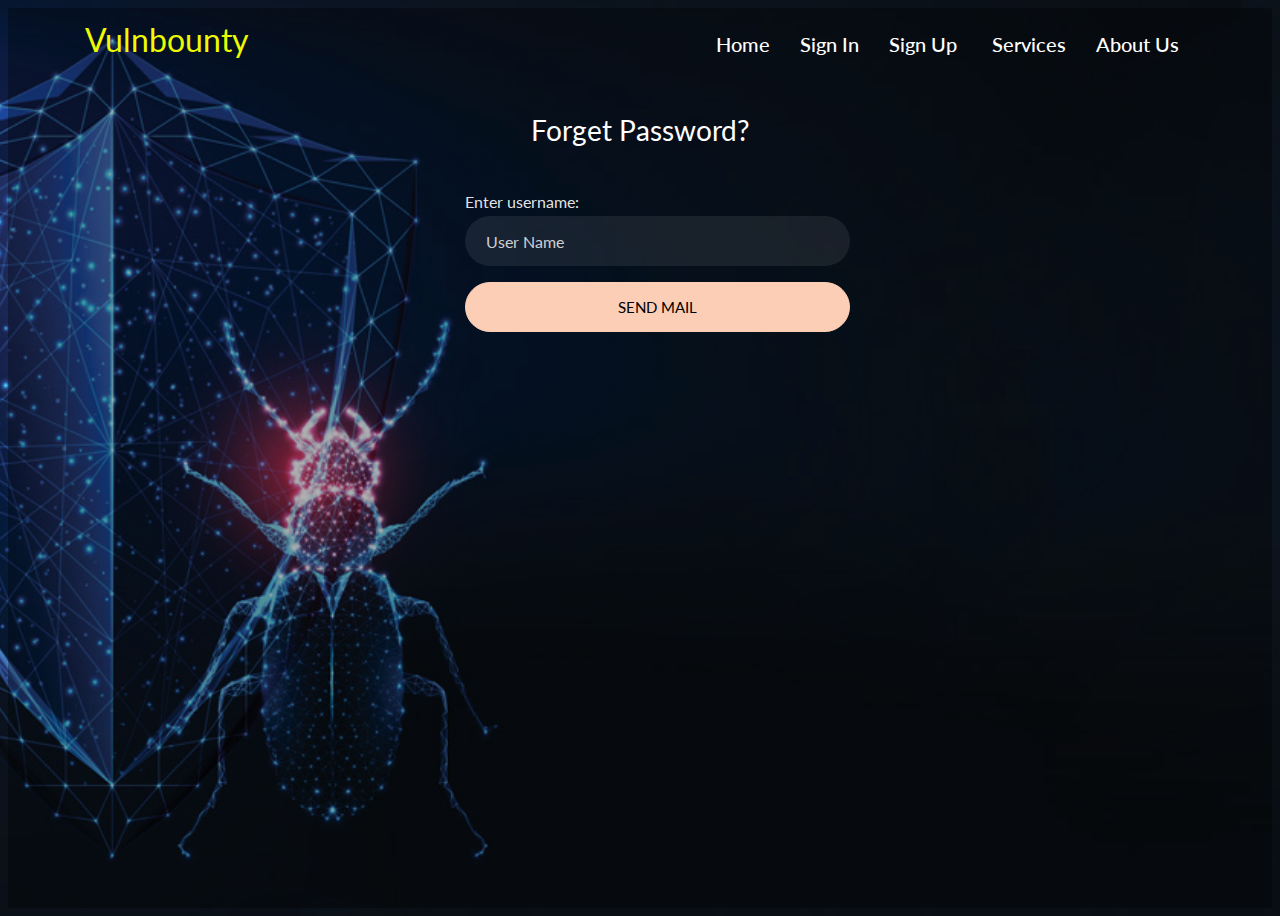
<file: MAIN/Home pages/forgetpwd.html>
<!doctype html>
<html lang="en">
  <head>
  	<title>Forget Password</title>
    <meta charset="utf-8">
    <meta name="viewport" content="width=device-width, initial-scale=1, shrink-to-fit=no">

	<link href="https://fonts.googleapis.com/css?family=Lato:300,400,700&display=swap" rel="stylesheet">

	<link rel="stylesheet" href="https://stackpath.bootstrapcdn.com/font-awesome/4.7.0/css/font-awesome.min.css">
	
	<link rel="stylesheet" href="css/style.css">

	</head>
	<body class="img js-fullheight" style="background-image: url(images/bg.jpg);">

<header id="header" class="d-flex align-items-center">
      <div class="container d-flex align-items-center justify-content-between">

        <div class="logo">
          <h2 class="text-light"><a href="index.html"><span>Vulnbounty</span></a></h2>
          <!-- Uncomment below if you prefer to use an image logo -->
          <!--<a href="index.html"><img src="assets/img/logo.png" alt="" class="img-fluid"></a>-->
        </div>
<nav id="navbar" class="navbar">
          <ul>
            <li><a class="nav-link scrollto " href="index.html">Home</a></li>
            <li><a class="nav-link scrollto " href="login.html">Sign In</a></li>
            
            <li class="dropdown"><a href="Sign Up.html"><span>Sign Up</span> <i class="bi bi-chevron-down"></i></a>

                <ul>
                <li><a href="#">Student Sign Up</a></li>
                </li>
                <li><a href="#">Professional Sign Up</a></li>
                <li><a href="#">Company Sign Up</a></li>
              </ul>
            </li>
           <li><a class="nav-link scrollto " href="#portfolio">Services</a></li>
            <li><a class="nav-link scrollto" href="#pricing">About Us</a></li>
          </ul>
          <i class="bi bi-list mobile-nav-toggle"></i>
        </nav><!-- .navbar -->
    </header><!-- End Header -->
<br>
<section>
<center><h2 class="heading-section">Forget Password?</h2></center>

		<div class="container">
			<div class="row justify-content-center">
				<div class="col-md-6 col-lg-4">
					<div class="login-wrap p-0">
		      	<br>
		      	<form action="#" class="signin-form">
Enter username:
	            <div class="form-group">
	              <input id="password-field" type="username" class="form-control" placeholder="User Name" required>
	              
	            </div>
	            <div class="form-group">
	            	<button type="submit" class="form-control btn btn-primary submit px-3">Send Mail</button>
	            </div>
	            
	          </form>
		      </div>
				</div>
			</div>
		</div>
	</section>
	<script src="js/jquery.min.js"></script>
  <script src="js/popper.js"></script>
  <script src="js/bootstrap.min.js"></script>
  <script src="js/main.js"></script>

	</body>
</html>
</file>
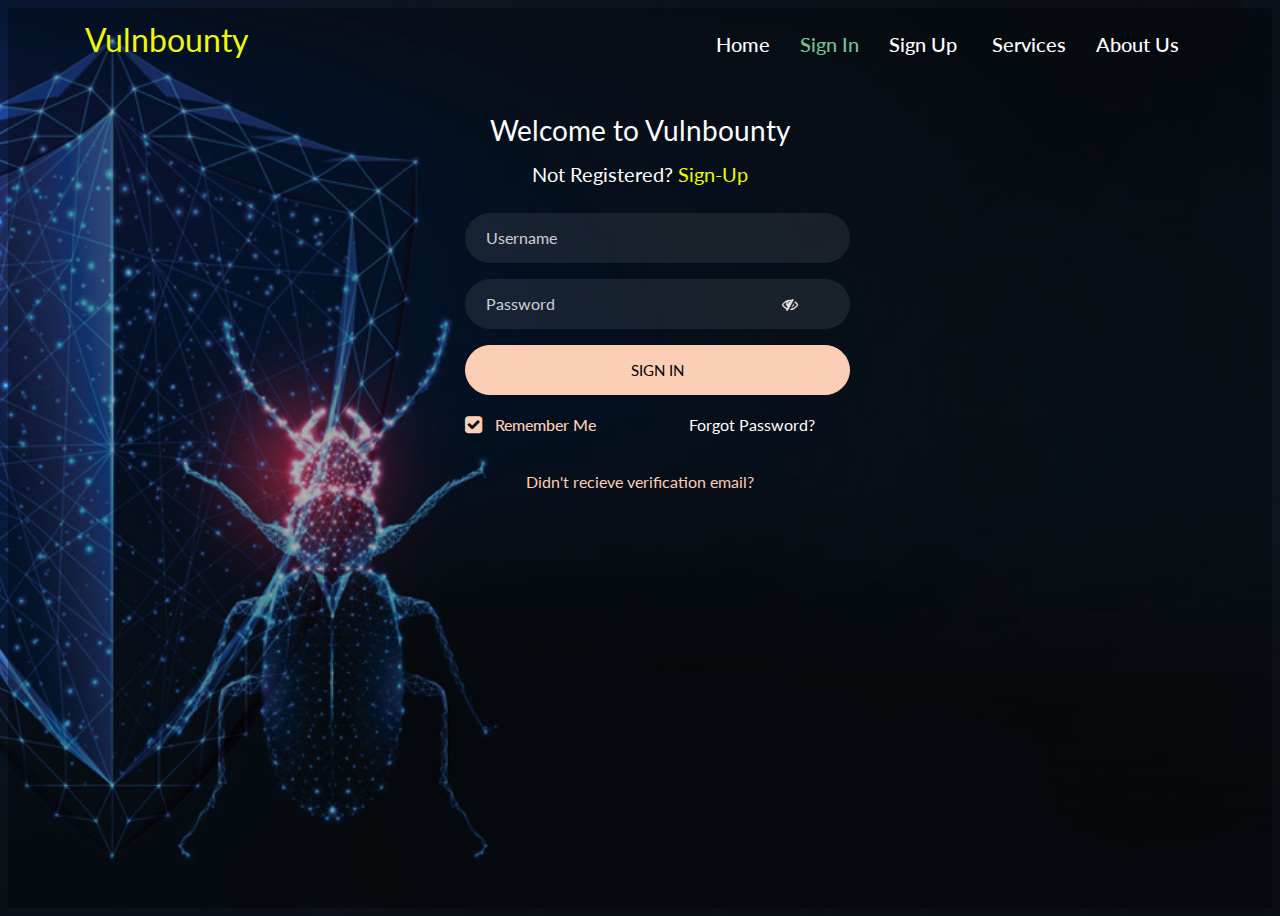
<file: MAIN/Home pages/login.html>
<!doctype html>
<html lang="en">
  <head>
  	<title>Login </title>
    <meta charset="utf-8">
    <meta name="viewport" content="width=device-width, initial-scale=1, shrink-to-fit=no">

	<link href="https://fonts.googleapis.com/css?family=Lato:300,400,700&display=swap" rel="stylesheet">

	<link rel="stylesheet" href="https://stackpath.bootstrapcdn.com/font-awesome/4.7.0/css/font-awesome.min.css">
	
	<link rel="stylesheet" href="css/style.css">

	</head>
	<body class="img js-fullheight" style="background-image: url(images/bg.jpg);">

<header id="header" class="d-flex align-items-center">
      <div class="container d-flex align-items-center justify-content-between">

        <div class="logo">
          <h2 class="text-light"><a href="index.html"><span>Vulnbounty</span></a></h2>
          <!-- Uncomment below if you prefer to use an image logo -->
          <!--<a href="index.html"><img src="assets/img/logo.png" alt="" class="img-fluid"></a>-->
        </div>
<nav id="navbar" class="navbar">
          <ul>
            <li><a class="nav-link scrollto " href="index.html">Home</a></li>
            <li><a class="nav-link scrollto active" href="login.html">Sign In</a></li>
            
            <li class="dropdown"><a href="Sign Up.html"><span>Sign Up</span> <i class="bi bi-chevron-down"></i></a>

              <ul>
                <li><a href="#">Student Sign Up</a></li>
                </li>
                <li><a href="#">Professional Sign Up</a></li>
                <li><a href="#">Company Sign Up</a></li>
              </ul>
            </li>
           <li><a class="nav-link scrollto " href="#portfolio">Services</a></li>
            <li><a class="nav-link scrollto" href="#pricing">About Us</a></li>
          </ul>
          <i class="bi bi-list mobile-nav-toggle"></i>
        </nav><!-- .navbar -->
    </header><!-- End Header -->
<br>
<section>
<center><h2 class="heading-section">Welcome to Vulnbounty</h2></center>

		<div class="container">
			<div class="row justify-content-center">
				<div class="col-md-6 col-lg-4">
					<div class="login-wrap p-0">
		      	<h5 class="mb-4 text-center">Not Registered?<a href="Sign Up.html" target="_blank"> Sign-Up</a></h5>
		      	<form action="#" class="signin-form">
		      		<div class="form-group">
					
		      			<input type="text" class="form-control" placeholder="Username" required>
		      		</div>
	            <div class="form-group">
	              <input id="password-field" type="password" class="form-control" placeholder="Password" required> 
	              <span toggle="#password-field" class="fa fa-fw fa-eye-slash field-icon toggle-password"></span>
	            </div>
	            <div class="form-group">
	            	<button type="submit" class="form-control btn btn-primary submit px-3">Sign In</button>
	            </div>
	            <div class="form-group d-md-flex">
	            	<div class="w-50">
		            	<label class="checkbox-wrap checkbox-primary">Remember Me
									  <input type="checkbox" checked>
									  <span class="checkmark"></span>
									</label>
								</div>
								<div class="w-50 text-md-right">
									<a href="forgetpwd.html" style="color: #fff">Forgot Password?</a>
								</div>

	            </div>
<center><a href="emailv.html" style="color: #fbceb5">Didn't recieve verification email?</a></center>
	          </form>
<!--Hidden Items----->
	          <!--<p class="w-100 text-center">&mdash; Or Sign In With &mdash;</p>
	          <div class="social d-flex text-center">
	          	<a href="#" class="px-2 py-2 mr-md-1 rounded"><span class="ion-logo-facebook mr-2"></span> Facebook</a>
	          	<a href="#" class="px-2 py-2 ml-md-1 rounded"><span class="ion-logo-twitter mr-2"></span> Twitter</a>
	          </div>-->
		      </div>
				</div>
			</div>
		</div>
	</section>
	<script src="js/jquery.min.js"></script>
  <script src="js/popper.js"></script>
  <script src="js/bootstrap.min.js"></script>
  <script src="js/main.js"></script>

	</body>
</html>
</file>
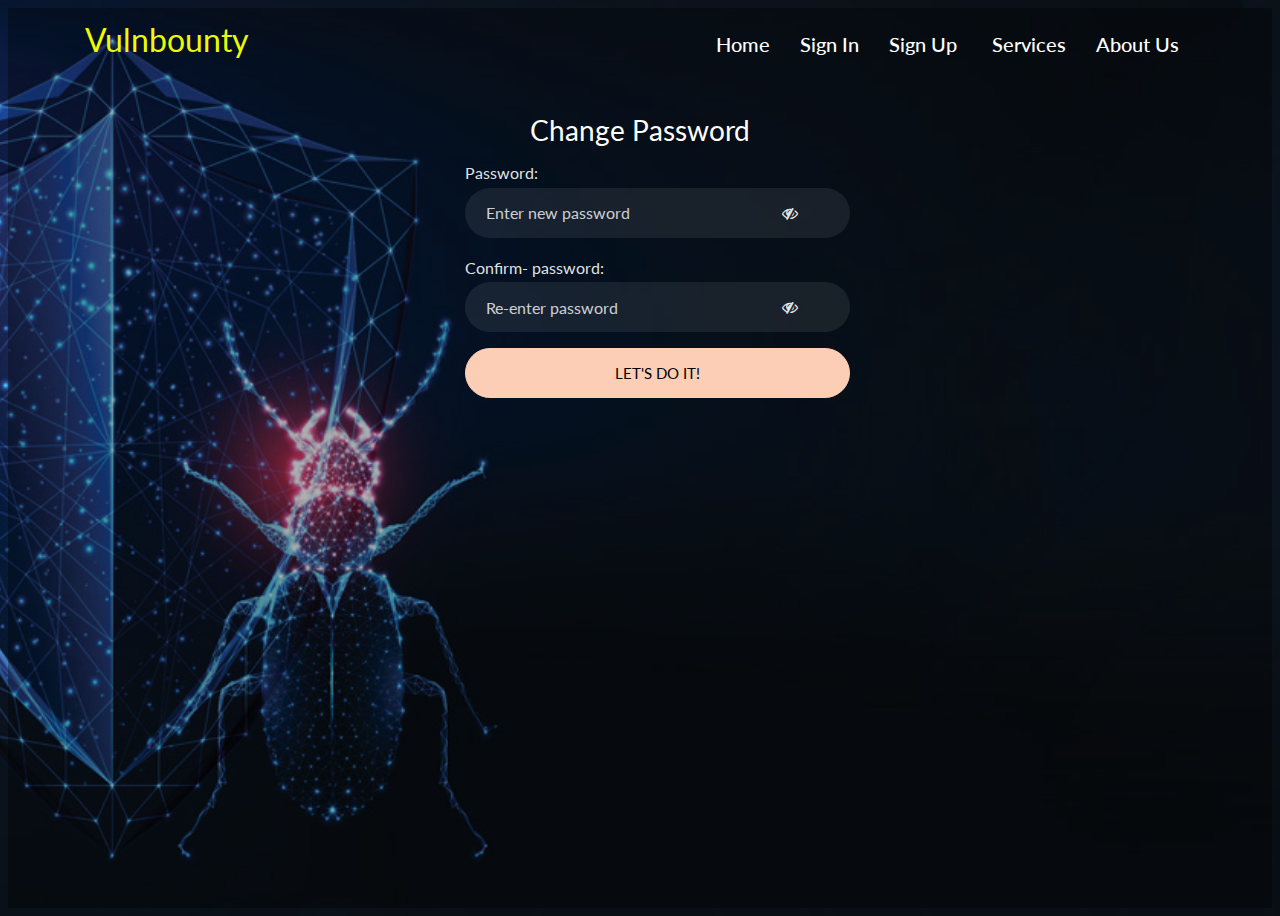
<file: MAIN/Home pages/pwd.html>
<!doctype html>
<html lang="en">
  <head>
  	<title>Change Password</title>
    <meta charset="utf-8">
    <meta name="viewport" content="width=device-width, initial-scale=1, shrink-to-fit=no">

	<link href="https://fonts.googleapis.com/css?family=Lato:300,400,700&display=swap" rel="stylesheet">

	<link rel="stylesheet" href="https://stackpath.bootstrapcdn.com/font-awesome/4.7.0/css/font-awesome.min.css">
	
	<link rel="stylesheet" href="css/style.css">

	</head>
	<body class="img js-fullheight" style="background-image: url(images/bg.jpg);">

<header id="header" class="d-flex align-items-center">
      <div class="container d-flex align-items-center justify-content-between">

        <div class="logo">
          <h2 class="text-light"><a href="index.html"><span>Vulnbounty</span></a></h2>
          <!-- Uncomment below if you prefer to use an image logo -->
          <!--<a href="index.html"><img src="assets/img/logo.png" alt="" class="img-fluid"></a>-->
        </div>
<nav id="navbar" class="navbar">
          <ul>
            <li><a class="nav-link scrollto " href="index.html">Home</a></li>
            <li><a class="nav-link scrollto " href="login.html">Sign In</a></li>
            
            <li class="dropdown"><a href="Sign Up.html"><span>Sign Up</span> <i class="bi bi-chevron-down"></i></a>

                <ul>
                <li><a href="#">Student Sign Up</a></li>
                </li>
                <li><a href="#">Professional Sign Up</a></li>
                <li><a href="#">Company Sign Up</a></li>
              </ul>
            </li>
           <li><a class="nav-link scrollto " href="#portfolio">Services</a></li>
            <li><a class="nav-link scrollto" href="#pricing">About Us</a></li>
          </ul>
          <i class="bi bi-list mobile-nav-toggle"></i>
        </nav><!-- .navbar -->
    </header><!-- End Header -->
<br>
<section>
<center><h2 class="heading-section">Change Password</h2></center>

		<div class="container">
			<div class="row justify-content-center">
				<div class="col-md-6 col-lg-4">
					<div class="login-wrap p-0">
		      	Password:
		      	<form action="#" class="signin-form">
		      		<div class="form-group">
		      			<input id="password-field" type="password" class="form-control" placeholder="Enter new password" required>
 <span toggle="#password-field" class="fa fa-fw fa-eye-slash field-icon toggle-password"></span>
		      		</div>
Confirm- password:
	            <div class="form-group">
	              <input id="password-field" type="password" class="form-control" placeholder="Re-enter password" required>
 <span toggle="#password-field2" class="fa fa-fw fa-eye-slash field-icon toggle-password"></span>
	           
	            </div>
	            <div class="form-group">
	            	<button type="submit" class="form-control btn btn-primary submit px-3">Let's do it!</button>
	            </div>
	            
	          </form>
		      </div>
				</div>
			</div>
		</div>
	</section>
	<script src="js/jquery.min.js">

(function($) {

	"use strict";

	var fullHeight = function() {

		$('.js-fullheight').css('height', $(window).height());
		$(window).resize(function(){
			$('.js-fullheight').css('height', $(window).height());
		});

	};
	fullHeight();

	$(".toggle-password2").click(function() {

	  $(this).toggleClass("fa-eye fa-eye-slash");
	  var input = $($(this).attr("toggle"));
	  if (input.attr("type") == "password") {
	    input.attr("type", "text");
	  } else {
	    input.attr("type", "password");
	  }
	});

})(jQuery);

</script>
  <script src="js/popper.js"></script>
  <script src="js/bootstrap.min.js"></script>
  <script src="js/main.js"></script>

	</body>
</html>
</file>
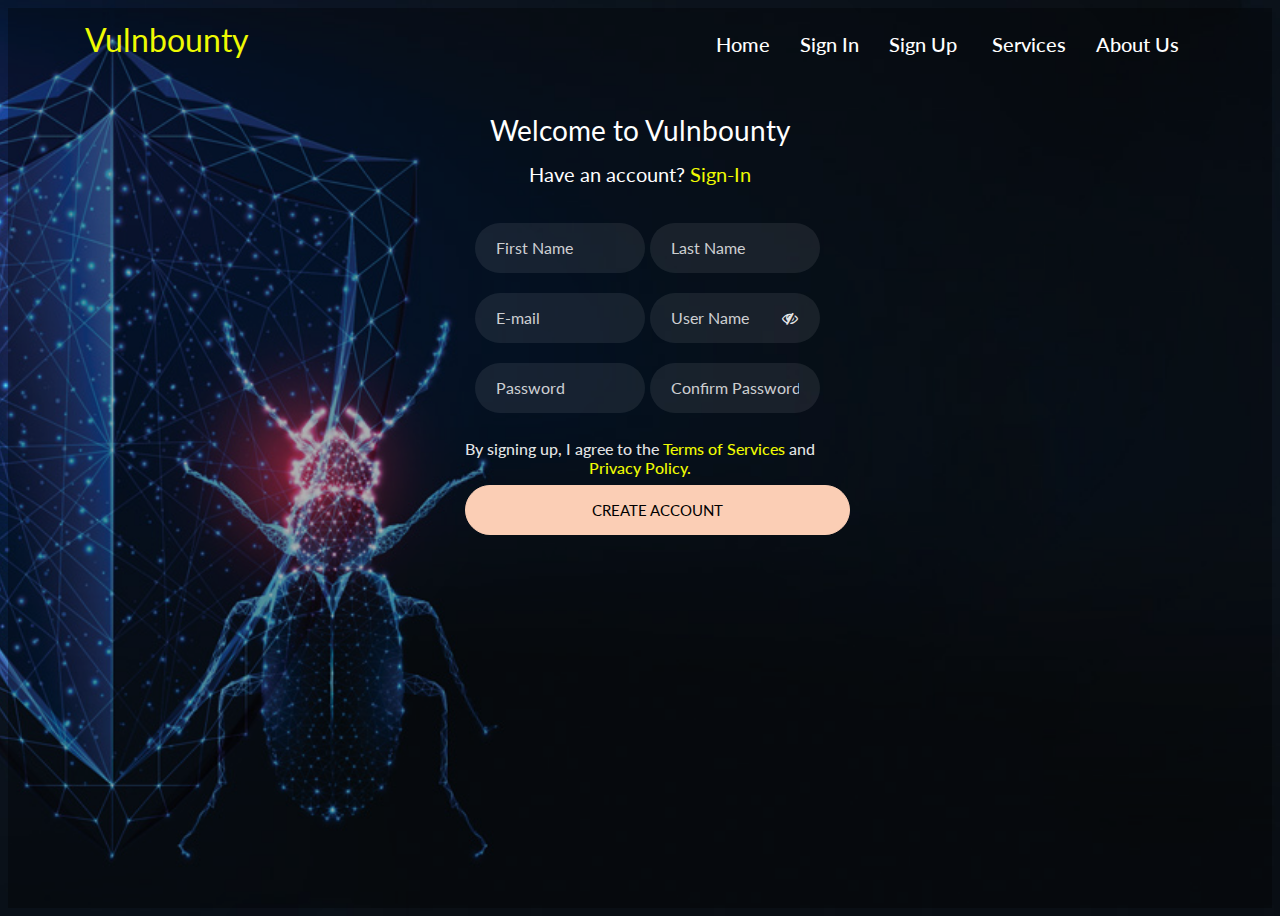
<file: MAIN/Home pages/Sign Up.html>
<!doctype html>
<html lang="en">
  <head>
  	<title>Sign Up</title>
    <meta charset="utf-8">
    <meta name="viewport" content="width=device-width, initial-scale=1, shrink-to-fit=no">

	<link href="https://fonts.googleapis.com/css?family=Lato:300,400,700&display=swap" rel="stylesheet">

	<link rel="stylesheet" href="https://stackpath.bootstrapcdn.com/font-awesome/4.7.0/css/font-awesome.min.css">
	
	<link rel="stylesheet" href="css/style.css">

<style>
table,td {
  padding: 10px;
}
table {
  border-spacing: 1px;
}
</style>

	</head>
	<body class="img js-fullheight" style="background-image: url(images/bg.jpg);">

<header id="header" class="d-flex align-items-center">
      <div class="container d-flex align-items-center justify-content-between">

        <div class="logo">
          <h2 class="text-light"><a href="index.html"><span>Vulnbounty</span></a></h2>
          <!-- Uncomment below if you prefer to use an image logo -->
          <!--<a href="index.html"><img src="assets/img/logo.png" alt="" class="img-fluid"></a>-->
        </div>
<nav id="navbar" class="navbar">
          <ul>
            <li><a class="nav-link scrollto " href="index.html">Home</a></li>
            <li><a class="nav-link scrollto" href="login.html">Sign In</a></li>
        
            
         
<li class="dropdown"><a href="Sign Up.html"><span>Sign Up</span> <i class="bi bi-chevron-down"></i></a>
              <ul>
                <li><a href="#">Student Sign Up</a></li>
                </li>
                <li><a href="#">Profesional Sign Up</a></li>
                <li><a href="#">Company Sign Up</a></li>
              </ul>
            </li>
           <li><a class="nav-link scrollto " href="#portfolio">Services</a></li>
            <li><a class="nav-link scrollto" href="#pricing">About Us</a></li>
          </ul>
          <i class="bi bi-list mobile-nav-toggle"></i>
        </nav><!-- .navbar -->
    </header><!-- End Header -->
<br>
<section>
<center><h2 class="heading-section">Welcome to Vulnbounty</h2></center>

		<div class="container">
			<div class="row justify-content-center">
				<div class="col-md-6 col-lg-4">
					<div class="login-wrap p-0">
		      	<h5 class="mb-4 text-center">Have an account?<a href="login.html" target="_blank"> Sign-In</a></h5>
		      	<form action="#" class="signin-form">
		      		<div class="form-group">
<table>
<tr>				
<td><input type="text" class="form-control" placeholder="First Name" required></td>
<td><input type="text" class="form-control" placeholder="Last Name" required></td>
</tr>
<tr>
<td><input type="text" class="form-control" placeholder="E-mail" required></td>
<td><input type="text" class="form-control" placeholder="User Name" required></td>
</tr>

<tr>
<td><input id="password-field" type="password" class="form-control" placeholder="Password" required>
<span toggle="#password-field" class="fa fa-fw fa-eye-slash field-icon toggle-password"></span></td>
<td><input id="password-field" type="password" class="form-control" placeholder="Confirm Password" required></td>

</tr>
</table>


		      		</div>
	            <div class="form-group">
	            </div>

<center><h6>By signing up, I agree to the <a href="#" target="_blank">Terms of Services</a> and <a href="#" target="_blank">Privacy Policy.</a></h6></center>
	            <div class="form-group">
	            	<button type="submit" class="form-control btn btn-primary submit px-3">Create Account</button>
	            </div>

	          </form>

<!---Hidden Items--->
<!--
	          <p class="w-100 text-center">&mdash; Or Sign Up With &mdash;</p>
	          <div class="social d-flex text-center">
	          	<a href="#" class="px-2 py-2 mr-md-1 rounded"><span class="ion-logo-google mr-2"></span> Google</a>
	          	<a href="#" class="px-2 py-2 ml-md-1 rounded"><span class="ion-logo-twitter mr-2"></span> Twitter</a>
	          </div>-->
		      </div>
				</div>
			</div>
		</div>

	</section>

	<script src="js/jquery.min.js"></script>
  <script src="js/popper.js"></script>
  <script src="js/bootstrap.min.js"></script>
  <script src="js/main.js"></script>

	</body>
</html>
</file>
<file: MAIN/Cover Page/assets/vendors/bootstrap/grid.css>
html{font-family:sans-serif;-ms-text-size-adjust:100%;-webkit-text-size-adjust:100%}body{margin:0}article,aside,details,figcaption,figure,footer,header,hgroup,main,menu,nav,section,summary{display:block}audio,canvas,progress,video{display:inline-block;vertical-align:baseline}audio:not([controls]){display:none;height:0}[hidden],template{display:none}a{background-color:transparent}a:active,a:hover{outline:0}abbr[title]{border-bottom:1px dotted}b,strong{font-weight:bold}dfn{font-style:italic}h1{font-size:2em;margin:0.67em 0}mark{background:#ff0;color:#000}small{font-size:80%}sub,sup{font-size:75%;line-height:0;position:relative;vertical-align:baseline}sup{top:-0.5em}sub{bottom:-0.25em}img{border:0}svg:not(:root){overflow:hidden}figure{margin:1em 40px}hr{-webkit-box-sizing:content-box;-moz-box-sizing:content-box;box-sizing:content-box;height:0}pre{overflow:auto}code,kbd,pre,samp{font-family:monospace, monospace;font-size:1em}button,input,optgroup,select,textarea{color:inherit;font:inherit;margin:0}button{overflow:visible}button,select{text-transform:none}button,html input[type="button"],input[type="reset"],input[type="submit"]{-webkit-appearance:button;cursor:pointer}button[disabled],html input[disabled]{cursor:default}button::-moz-focus-inner,input::-moz-focus-inner{border:0;padding:0}input{line-height:normal}input[type="checkbox"],input[type="radio"]{-webkit-box-sizing:border-box;-moz-box-sizing:border-box;box-sizing:border-box;padding:0}input[type="number"]::-webkit-inner-spin-button,input[type="number"]::-webkit-outer-spin-button{height:auto}input[type="search"]{-webkit-appearance:textfield;-webkit-box-sizing:content-box;-moz-box-sizing:content-box;box-sizing:content-box}input[type="search"]::-webkit-search-cancel-button,input[type="search"]::-webkit-search-decoration{-webkit-appearance:none}fieldset{border:1px solid #c0c0c0;margin:0 2px;padding:0.35em 0.625em 0.75em}legend{border:0;padding:0}textarea{overflow:auto}optgroup{font-weight:bold}table{border-collapse:collapse;border-spacing:0}td,th{padding:0}*{-webkit-box-sizing:border-box;-moz-box-sizing:border-box;box-sizing:border-box}*:before,*:after{-webkit-box-sizing:border-box;-moz-box-sizing:border-box;box-sizing:border-box}html{font-size:10px;-webkit-tap-highlight-color:rgba(0,0,0,0)}body{font-family:"Helvetica Neue",Helvetica,Arial,sans-serif;font-size:14px;line-height:1.42857143;color:#333;background-color:#fff}input,button,select,textarea{font-family:inherit;font-size:inherit;line-height:inherit}a{color:#337ab7;text-decoration:none}a:hover,a:focus{color:#23527c;text-decoration:underline}a:focus{outline:5px auto -webkit-focus-ring-color;outline-offset:-2px}figure{margin:0}img{vertical-align:middle}.img-responsive{display:block;max-width:100%;height:auto}.img-rounded{border-radius:6px}.img-thumbnail{padding:4px;line-height:1.42857143;background-color:#fff;border:1px solid #ddd;border-radius:4px;-webkit-transition:all .2s ease-in-out;-o-transition:all .2s ease-in-out;transition:all .2s ease-in-out;display:inline-block;max-width:100%;height:auto}.img-circle{border-radius:50%}hr{margin-top:20px;margin-bottom:20px;border:0;border-top:1px solid #eee}.sr-only{position:absolute;width:1px;height:1px;margin:-1px;padding:0;overflow:hidden;clip:rect(0, 0, 0, 0);border:0}.sr-only-focusable:active,.sr-only-focusable:focus{position:static;width:auto;height:auto;margin:0;overflow:visible;clip:auto}[role="button"]{cursor:pointer}.container{margin-right:auto;margin-left:auto;padding-left:15px;padding-right:15px}@media (min-width:768px){.container{width:750px}}@media (min-width:992px){.container{width:970px}}@media (min-width:1200px){.container{width:1170px}}.container-fluid{margin-right:auto;margin-left:auto;padding-left:15px;padding-right:15px}.row{margin-left:-15px;margin-right:-15px}.col-xs-1, .col-sm-1, .col-md-1, .col-lg-1, .col-xs-2, .col-sm-2, .col-md-2, .col-lg-2, .col-xs-3, .col-sm-3, .col-md-3, .col-lg-3, .col-xs-4, .col-sm-4, .col-md-4, .col-lg-4, .col-xs-5, .col-sm-5, .col-md-5, .col-lg-5, .col-xs-6, .col-sm-6, .col-md-6, .col-lg-6, .col-xs-7, .col-sm-7, .col-md-7, .col-lg-7, .col-xs-8, .col-sm-8, .col-md-8, .col-lg-8, .col-xs-9, .col-sm-9, .col-md-9, .col-lg-9, .col-xs-10, .col-sm-10, .col-md-10, .col-lg-10, .col-xs-11, .col-sm-11, .col-md-11, .col-lg-11, .col-xs-12, .col-sm-12, .col-md-12, .col-lg-12{position:relative;min-height:1px;padding-left:15px;padding-right:15px}.col-xs-1, .col-xs-2, .col-xs-3, .col-xs-4, .col-xs-5, .col-xs-6, .col-xs-7, .col-xs-8, .col-xs-9, .col-xs-10, .col-xs-11, .col-xs-12{float:left}.col-xs-12{width:100%}.col-xs-11{width:91.66666667%}.col-xs-10{width:83.33333333%}.col-xs-9{width:75%}.col-xs-8{width:66.66666667%}.col-xs-7{width:58.33333333%}.col-xs-6{width:50%}.col-xs-5{width:41.66666667%}.col-xs-4{width:33.33333333%}.col-xs-3{width:25%}.col-xs-2{width:16.66666667%}.col-xs-1{width:8.33333333%}.col-xs-pull-12{right:100%}.col-xs-pull-11{right:91.66666667%}.col-xs-pull-10{right:83.33333333%}.col-xs-pull-9{right:75%}.col-xs-pull-8{right:66.66666667%}.col-xs-pull-7{right:58.33333333%}.col-xs-pull-6{right:50%}.col-xs-pull-5{right:41.66666667%}.col-xs-pull-4{right:33.33333333%}.col-xs-pull-3{right:25%}.col-xs-pull-2{right:16.66666667%}.col-xs-pull-1{right:8.33333333%}.col-xs-pull-0{right:auto}.col-xs-push-12{left:100%}.col-xs-push-11{left:91.66666667%}.col-xs-push-10{left:83.33333333%}.col-xs-push-9{left:75%}.col-xs-push-8{left:66.66666667%}.col-xs-push-7{left:58.33333333%}.col-xs-push-6{left:50%}.col-xs-push-5{left:41.66666667%}.col-xs-push-4{left:33.33333333%}.col-xs-push-3{left:25%}.col-xs-push-2{left:16.66666667%}.col-xs-push-1{left:8.33333333%}.col-xs-push-0{left:auto}.col-xs-offset-12{margin-left:100%}.col-xs-offset-11{margin-left:91.66666667%}.col-xs-offset-10{margin-left:83.33333333%}.col-xs-offset-9{margin-left:75%}.col-xs-offset-8{margin-left:66.66666667%}.col-xs-offset-7{margin-left:58.33333333%}.col-xs-offset-6{margin-left:50%}.col-xs-offset-5{margin-left:41.66666667%}.col-xs-offset-4{margin-left:33.33333333%}.col-xs-offset-3{margin-left:25%}.col-xs-offset-2{margin-left:16.66666667%}.col-xs-offset-1{margin-left:8.33333333%}.col-xs-offset-0{margin-left:0}@media (min-width:768px){.col-sm-1, .col-sm-2, .col-sm-3, .col-sm-4, .col-sm-5, .col-sm-6, .col-sm-7, .col-sm-8, .col-sm-9, .col-sm-10, .col-sm-11, .col-sm-12{float:left}.col-sm-12{width:100%}.col-sm-11{width:91.66666667%}.col-sm-10{width:83.33333333%}.col-sm-9{width:75%}.col-sm-8{width:66.66666667%}.col-sm-7{width:58.33333333%}.col-sm-6{width:50%}.col-sm-5{width:41.66666667%}.col-sm-4{width:33.33333333%}.col-sm-3{width:25%}.col-sm-2{width:16.66666667%}.col-sm-1{width:8.33333333%}.col-sm-pull-12{right:100%}.col-sm-pull-11{right:91.66666667%}.col-sm-pull-10{right:83.33333333%}.col-sm-pull-9{right:75%}.col-sm-pull-8{right:66.66666667%}.col-sm-pull-7{right:58.33333333%}.col-sm-pull-6{right:50%}.col-sm-pull-5{right:41.66666667%}.col-sm-pull-4{right:33.33333333%}.col-sm-pull-3{right:25%}.col-sm-pull-2{right:16.66666667%}.col-sm-pull-1{right:8.33333333%}.col-sm-pull-0{right:auto}.col-sm-push-12{left:100%}.col-sm-push-11{left:91.66666667%}.col-sm-push-10{left:83.33333333%}.col-sm-push-9{left:75%}.col-sm-push-8{left:66.66666667%}.col-sm-push-7{left:58.33333333%}.col-sm-push-6{left:50%}.col-sm-push-5{left:41.66666667%}.col-sm-push-4{left:33.33333333%}.col-sm-push-3{left:25%}.col-sm-push-2{left:16.66666667%}.col-sm-push-1{left:8.33333333%}.col-sm-push-0{left:auto}.col-sm-offset-12{margin-left:100%}.col-sm-offset-11{margin-left:91.66666667%}.col-sm-offset-10{margin-left:83.33333333%}.col-sm-offset-9{margin-left:75%}.col-sm-offset-8{margin-left:66.66666667%}.col-sm-offset-7{margin-left:58.33333333%}.col-sm-offset-6{margin-left:50%}.col-sm-offset-5{margin-left:41.66666667%}.col-sm-offset-4{margin-left:33.33333333%}.col-sm-offset-3{margin-left:25%}.col-sm-offset-2{margin-left:16.66666667%}.col-sm-offset-1{margin-left:8.33333333%}.col-sm-offset-0{margin-left:0}}@media (min-width:992px){.col-md-1, .col-md-2, .col-md-3, .col-md-4, .col-md-5, .col-md-6, .col-md-7, .col-md-8, .col-md-9, .col-md-10, .col-md-11, .col-md-12{float:left}.col-md-12{width:100%}.col-md-11{width:91.66666667%}.col-md-10{width:83.33333333%}.col-md-9{width:75%}.col-md-8{width:66.66666667%}.col-md-7{width:58.33333333%}.col-md-6{width:50%}.col-md-5{width:41.66666667%}.col-md-4{width:33.33333333%}.col-md-3{width:25%}.col-md-2{width:16.66666667%}.col-md-1{width:8.33333333%}.col-md-pull-12{right:100%}.col-md-pull-11{right:91.66666667%}.col-md-pull-10{right:83.33333333%}.col-md-pull-9{right:75%}.col-md-pull-8{right:66.66666667%}.col-md-pull-7{right:58.33333333%}.col-md-pull-6{right:50%}.col-md-pull-5{right:41.66666667%}.col-md-pull-4{right:33.33333333%}.col-md-pull-3{right:25%}.col-md-pull-2{right:16.66666667%}.col-md-pull-1{right:8.33333333%}.col-md-pull-0{right:auto}.col-md-push-12{left:100%}.col-md-push-11{left:91.66666667%}.col-md-push-10{left:83.33333333%}.col-md-push-9{left:75%}.col-md-push-8{left:66.66666667%}.col-md-push-7{left:58.33333333%}.col-md-push-6{left:50%}.col-md-push-5{left:41.66666667%}.col-md-push-4{left:33.33333333%}.col-md-push-3{left:25%}.col-md-push-2{left:16.66666667%}.col-md-push-1{left:8.33333333%}.col-md-push-0{left:auto}.col-md-offset-12{margin-left:100%}.col-md-offset-11{margin-left:91.66666667%}.col-md-offset-10{margin-left:83.33333333%}.col-md-offset-9{margin-left:75%}.col-md-offset-8{margin-left:66.66666667%}.col-md-offset-7{margin-left:58.33333333%}.col-md-offset-6{margin-left:50%}.col-md-offset-5{margin-left:41.66666667%}.col-md-offset-4{margin-left:33.33333333%}.col-md-offset-3{margin-left:25%}.col-md-offset-2{margin-left:16.66666667%}.col-md-offset-1{margin-left:8.33333333%}.col-md-offset-0{margin-left:0}}@media (min-width:1200px){.col-lg-1, .col-lg-2, .col-lg-3, .col-lg-4, .col-lg-5, .col-lg-6, .col-lg-7, .col-lg-8, .col-lg-9, .col-lg-10, .col-lg-11, .col-lg-12{float:left}.col-lg-12{width:100%}.col-lg-11{width:91.66666667%}.col-lg-10{width:83.33333333%}.col-lg-9{width:75%}.col-lg-8{width:66.66666667%}.col-lg-7{width:58.33333333%}.col-lg-6{width:50%}.col-lg-5{width:41.66666667%}.col-lg-4{width:33.33333333%}.col-lg-3{width:25%}.col-lg-2{width:16.66666667%}.col-lg-1{width:8.33333333%}.col-lg-pull-12{right:100%}.col-lg-pull-11{right:91.66666667%}.col-lg-pull-10{right:83.33333333%}.col-lg-pull-9{right:75%}.col-lg-pull-8{right:66.66666667%}.col-lg-pull-7{right:58.33333333%}.col-lg-pull-6{right:50%}.col-lg-pull-5{right:41.66666667%}.col-lg-pull-4{right:33.33333333%}.col-lg-pull-3{right:25%}.col-lg-pull-2{right:16.66666667%}.col-lg-pull-1{right:8.33333333%}.col-lg-pull-0{right:auto}.col-lg-push-12{left:100%}.col-lg-push-11{left:91.66666667%}.col-lg-push-10{left:83.33333333%}.col-lg-push-9{left:75%}.col-lg-push-8{left:66.66666667%}.col-lg-push-7{left:58.33333333%}.col-lg-push-6{left:50%}.col-lg-push-5{left:41.66666667%}.col-lg-push-4{left:33.33333333%}.col-lg-push-3{left:25%}.col-lg-push-2{left:16.66666667%}.col-lg-push-1{left:8.33333333%}.col-lg-push-0{left:auto}.col-lg-offset-12{margin-left:100%}.col-lg-offset-11{margin-left:91.66666667%}.col-lg-offset-10{margin-left:83.33333333%}.col-lg-offset-9{margin-left:75%}.col-lg-offset-8{margin-left:66.66666667%}.col-lg-offset-7{margin-left:58.33333333%}.col-lg-offset-6{margin-left:50%}.col-lg-offset-5{margin-left:41.66666667%}.col-lg-offset-4{margin-left:33.33333333%}.col-lg-offset-3{margin-left:25%}.col-lg-offset-2{margin-left:16.66666667%}.col-lg-offset-1{margin-left:8.33333333%}.col-lg-offset-0{margin-left:0}}.clearfix:before,.clearfix:after,.container:before,.container:after,.container-fluid:before,.container-fluid:after,.row:before,.row:after{content:" ";display:table}.clearfix:after,.container:after,.container-fluid:after,.row:after{clear:both}.center-block{display:block;margin-left:auto;margin-right:auto}.pull-right{float:right !important}.pull-left{float:left !important}.hide{display:none !important}.show{display:block !important}.invisible{visibility:hidden}.text-hide{font:0/0 a;color:transparent;text-shadow:none;background-color:transparent;border:0}.hidden{display:none !important}.affix{position:fixed}
</file>
<file: MAIN/Cover Page/assets/css/main.css>
/*--------------------------------------------------------------------------------

	# Minsoon Template 1.0 - Mar 16, 2018
	# ------------------------------------------------------------------------
	# Designed & coded by MegaDrupal
	# Websites:  http://www.megadrupal.com -  Email: info@megadrupal.com

----------------------------------------------------------------------------------

	1. base
	2. form-item
	3. general_header
	4. general_service
	5. general_hero
	6. fss
	7. particles.js
	8. core_quietflow
	9. Ribbon background
	10. core_smoky
	11. core_vegas
	12. youtube
	13. socialicon
	14. Reset Row Boostrap
	15. Margin Padding
	16. CountDown

--------------------------------------------------------------------------------*/

/* 1. base
--------------------------------------------------------------------------------*/
<!--Video---->
* {
  box-sizing: border-box;
}

body {
  margin: 0;
  font-family: Arial;
  font-size: 17px;
}

#myVideo {
  position: fixed;
  right: 0;
  bottom: 0;
  min-width: 100%; 
  min-height: 100%;
}

.content {
  position: fixed;
  bottom: 0;
  background: rgba(0, 0, 0, 0.5);
  color: #f1f1f1;
  width: 100%;
  padding: 20px;
}
<!--Toggle Switch---->
.switch {
	 height: 24px;
	 display: block;
	 position: relative;
	 cursor: pointer;
}
 .switch input {
	 display: none;
}
 .switch input + span {
	 padding-left: 30px;
	 min-height: 25px;
	 line-height: 27px;
	 display: block;
	 color: #38fc19;
	 position: relative;
	 vertical-align: middle;
	 white-space: nowrap;
	 transition: color 0.3s ease;
}
 .switch input + span:before, .switch input + span:after {
	 content: '';
	 display: block;
	 position: absolute;
	 border-radius: 12px;
}
 .switch input + span:before {
	 top: 0;
	 left: 0;
	 width: 155px;
	 height: 30px;
	 background: #e4ecfa;
	 transition: all 0.3s ease;
}
 .switch input + span:after {
	 width: 18px;
	 height: 18px;
	 background: #fff;
	 top: 6px;
	 left: 3px;
	 box-shadow: 0 1px 3px rgba(18, 22, 33, .1);
	 transition: all 0.45s ease;
}
 .switch input + span em {
	 width: 8px;
	 height: 7px;
	 background: #a779f7;
	 position: absolute;
	 left: 8px;
	 bottom: 7px;
	 border-radius: 2px;
	 display: block;
	 z-index: 1;
	 transition: all 0.45s ease;
}
 .switch input + span em:before {
	 content: '';
	 width: 2px;
	 height: 2px;
	 border-radius: 1px;
	 background: #fff;
	 position: absolute;
	 display: block;
	 left: 50%;
	 top: 50%;
	 margin: -1px 0 0 -1px;
}
 .switch input + span em:after {
	 content: '';
	 display: block;
	 border-top-left-radius: 4px;
	 border-top-right-radius: 4px;
	 border: 1px solid #99a3ba;
	 border-bottom: 0;
	 width: 6px;
	 height: 4px;
	 left: 1px;
	 bottom: 6px;
	 position: absolute;
	 z-index: 1;
	 transform-origin: 0 100%;
	 transition: all 0.45s ease;
	 transform: rotate(-35deg) translate(0, 1px);
}
 .switch input + span strong {
	 font-weight: normal;
	 position: relative;
	 display: block;
	 top: 1px;
}
 .switch input + span strong:before, .switch input + span strong:after {
	 font-size: 14px;
	 font-weight: 500;
	 display: block;
	 font-family: 'Mukta Malar', Arial;
	 -webkit-backface-visibility: hidden;
}
 .switch input + span strong:before {
	 content: 'Secure your future';
	 transition: all 0.3s ease 0.2s;
}
 .switch input + span strong:after {
	 content: '';
	 opacity: 0;
	 visibility: hidden;
	 position: absolute;
	 left: 0;
	 top: 0;
	 color: #5628ee;
	 transition: all 0.3s ease;
	 transform: translate(2px, 0);
}
 .switch input:checked + span:before {
	 background: rgba(86, 40, 238, .35);
}
 .switch input:checked + span:after {
	 background: #fff;
	 transform: translate(130px, 0);
}
 .switch input:checked + span em {
	 transform: translate(130px, 0);
	 background: #5628ee;
}
 .switch input:checked + span em:after {
	 border-color: #5628ee;
	 transform: rotate(0deg) translate(0, 0);
}
 .switch input:checked + span strong:before {
	 opacity: 0;
	 visibility: hidden;
	 transition: all 0.3s ease;
	 transform: translate(-2px, 0);
}
 .switch input:checked + span strong:after {
	 opacity: 1;
	 visibility: visible;
	 transform: translate(0, 0);
	 transition: all 0.3s ease 0.2s;
}
 html {
	 -webkit-font-smoothing: antialiased;
}
 * {
	 box-sizing: border-box;
}
 *:before, *:after {
	 box-sizing: border-box;
}
 * {
	 box-sizing: border-box;
}
 *:before, *:after {
	 box-sizing: border-box;
}

 body .switch {
	 display: table;
	 margin: 12px auto;
	 min-width: 118px;
}
 body .dribbble {
	 position: fixed;
	 display: block;
	 right: 20px;
	 bottom: 20px;
}
 body .dribbble img {
	 display: block;
	 height: 28px;
}
 
<!---------------------------->
a[disabled], input[disabled], button[disabled], textarea[disabled] {
    cursor: not-allowed !important;
    opacity: .5 !important;
}

a:focus, input:focus, button:focus, textarea:focus {
    outline: none;
}

p {
    margin-top: 0;
    margin-bottom: 10px;
}

img {
    max-width: 100%;
    height: auto;
    border: 0;
}

.page-wrap {
    overflow: hidden;
}

.md-section {
    position: relative;
    background-repeat: no-repeat;
    background-size: cover;
    background-position: center center;
    z-index: 9;
    padding-top: 50px;
    padding-bottom: 50px;
}

@media (min-width: 320px) {
    .md-section {
        padding-top: calc(6.81818vw + 28.18182px);
        padding-bottom: calc(6.81818vw + 28.18182px);
    }
}

@media (min-width: 1200px) {
    .md-section {
        padding-top: 110px;
        padding-bottom: 110px;
    }
}

.md-text-left, .text-left {
    text-align: left !important;
}

.md-text-center, .text-center {
    text-align: center !important;
}

.md-text-right, .text-right {
    text-align: right !important;
}

.md-text-underline {
    text-decoration: underline !important;
}

.md-round {
    border-radius: 5px !important;
}

.md-pill {
    border-radius: 50% !important;
}

.md-tb {
    display: table;
    width: 100%;
    height: 100%;
}

.md-tb__cell {
    display: table-cell;
    vertical-align: middle;
}

.md-overlay, [data-gradient-bg] > canvas {
    position: absolute;
    width: 100%;
    height: 100%;
    top: 0;
    left: 0;
    z-index: -1;
}

.md-overlay {
    background-color: rgba(0, 0, 0, .4);
}

.bg-fixed {
    background-attachment: fixed;
}

.md-bg-cover {
    background-repeat: no-repeat;
    background-size: cover;
    background-position: center center;
}

.full {
    width: 100%;
    height: 100vh;
}

.embed-responsive {
    position: relative;
    display: block;
    height: 0;
    padding: 0;
    overflow: hidden;
}

.embed-responsive.embed-responsive-4by3 {
    padding-bottom: 75%;
}

.embed-responsive.embed-responsive-16by9 {
    padding-bottom: 56.25%;
}

.embed-responsive .embed-responsive-item, .embed-responsive iframe,
.embed-responsive embed, .embed-responsive object {
    position: absolute;
    top: 0;
    bottom: 0;
    left: 0;
    width: 100%;
    height: 100%;
    border: 0;
}



a {
    color: inherit;
}

a:hover {
    text-decoration: none;
    color: #426efc;
}

a:focus {
    text-decoration: none;
}

::-moz-selection {
    color: #fff;
    background-color: #121113;
}

::selection {
    color: #fff;
    background-color: #121113;
}

.md-section {
    padding-top: 65px;
    padding-bottom: 65px;
}

@media (min-width: 320px) {
    .md-section {
        padding-top: calc(13.63636vw + 21.36364px);
        padding-bottom: calc(13.63636vw + 21.36364px);
    }
}

@media (min-width: 1200px) {
    .md-section {
        padding-top: 185px;
        padding-bottom: 185px;
    }
}



/* Typography */


body.md-skin-dark {
    background-color: #303036;
}

.md-skin-dark {
    color: rgba(255, 255, 255, .9);
}

.md-skin-dark h1, .md-skin-dark h2, .md-skin-dark h3, .md-skin-dark h4,
.md-skin-dark h5, .md-skin-dark h6 {
    color: #fff;
}

a {
    transition: all .3s ease;
}

a, input, textarea, select {
    outline: none;
}

h1, h2, h3, h4, h5, h6 {
    font-weight: 400;
    line-height: 1.4em;
    color: #0c0c0e;
    font-family: "Work Sans", sans-serif;
}

h1 a, h2 a, h3 a, h4 a, h5 a, h6 a {
    color: inherit;
    text-decoration: none;
}

h1 a:hover, h2 a:hover, h3 a:hover, h4 a:hover, h5 a:hover, h6 a:hover {
    color: inherit;
    text-decoration: none;
}

h1 {
    font-size: 65px;
}

h2 {
    font-size: 50px;
}

h3 {
    font-size: 40px;
}

h4 {
    font-size: 35px;
}

h5 {
    font-size: 25px;
}

h6 {
    font-size: 20px;
}

h3, h1, h2, h3 {
    margin-top: 30px;
    margin-bottom: 15px;
}

h4, h5, h6 {
    margin-top: 15px;
    margin-bottom: 10px;
}

img {
    max-width: 100%;
}

blockquote {
    border: 0;
    font-size: 25px;
    padding: 0 0 0 40px;
    margin: 15px 20px 20px;
    position: relative;
    line-height: 1.4;
    color: #03358f;
    font-family: "Roboto", sans-serif;
}

@media (min-width: 992px) {
    blockquote {
        padding: 0 0 0 70px;
    }
}

blockquote:before {
    content: "\F10D";
    font-family: FontAwesome;
    font-size: 30px;
    line-height: 1.2;
    top: 0;
    left: 0;
    position: absolute;
    color: #c9c9cf;
}

@media (min-width: 992px) {
    blockquote:before {
        font-size: 50px;
    }
}

blockquote p:last-child {
    margin-bottom: 0;
}

blockquote i {
    font-size: 40px !important;
    margin-bottom: 20px;
}

blockquote cite {
    display: block;
    font-size: 16px;
    font-style: normal;
    font-family: "Roboto", sans-serif;
    margin-top: 15px;
}

@media (min-width: 768px) {
    blockquote {
        font-size: 25px;
        margin: 15px 40px 20px;
    }
}

abbr {
    color: #67dee8;
    border-width: 2px;
}

mark, .mark {
    background-color: #03358f;
    color: #f1f1f3;
}

/* 3. general_header
--------------------------------------------------------------------------------*/

.header {
    padding: 15px 15px;
}

.header__left {
    display: none;
}

.header__left > span {
    font-weight: 300;
}

.header__left > span + span:before {
    content: '|';
    display: inline-block;
    margin: 0 40px;
}

.header__social {
    text-align: center;
}

.header__social a {
    width: 30px;
    height: 30px;
    line-height: 28px;
    font-size: 12px;
    border-color: rgba(255, 255, 255, .5);
}

.header__social a:hover {
    background-color: #fff;
    color: #778;
    border-color: #fff;
}

@media (min-width: 993px) {
    .header {
        padding: 20px 40px;
        margin-bottom: 0;
    }
}

@media (min-width: 1201px) {
    .header__left {
        display: block;
    }

    .header__social {
        text-align: right;
    }
}

@media (min-width: 1401px) {
    .header {
        display: -ms-flexbox;
        display: flex;
        -ms-flex-pack: justify;
        justify-content: space-between;
        -ms-flex-align: center;
        align-items: center;
        padding: 20px 70px;
    }
}

/* 4. general_service
--------------------------------------------------------------------------------*/

.service {
    text-align: center;
}

.service__title {
    font-size: 20px;
    margin-top: 0;
    margin-bottom: 10px;
}

.service__text {
    font-size: 14px;
}

.service-wrapper {
    overflow: hidden;
}

.service-wrapper .service {
    padding: 30px 20px;
}

.service-wrapper .service:not(:last-child) {
    border-bottom: 1px solid rgba(255, 255, 255, .5);
}

@media (min-width: 1201px) {
    .service-wrapper .service {
        width: 33.333333%;
        float: left;
        padding: 0 55px;
    }

    .service-wrapper .service:not(:last-child) {
        border-bottom: 0;
        border-right: 1px solid rgba(255, 255, 255, .5);
    }
}

/* 5. general_hero
--------------------------------------------------------------------------------*/

.hero {
    position: relative;
    background-size: cover;
    background-repeat: no-repeat;
    background-position: center center;
    z-index: 9;
}

.hero:after {
    content: '';
    position: absolute;
    top: 0;
    left: 0;
    width: 100%;
    height: 100%;
    background-color: #000;
    opacity: .5;
    z-index: -1;
}

.hero.no-overlay:after {
    display: none;
}

.hero.bg-video {
    background-color: transparent;
}

.hero .header {
    position: absolute;
    top: 0;
    left: 0;
    width: 100%;
    z-index: 999;
}

.hero__title_inner {
    text-align: center;
}

.hero__icon {
    display: inline-block;
    width: 40px;
    height: 40px;
    line-height: 36px;
    border: 2px solid #fff;
    border-radius: 50%;
    font-family: "Work Sans", sans-serif;
    font-size: 20px;
    font-weight: 300;
    color: #fff;
}

.hero__title {
    font-size: 30px;
    font-weight: 300;
    color: #fff;
}

@media (min-width: 320px) {
    .hero__title {
        font-size: calc(2.04545vw + 23.45455px);
    }
}

@media (min-width: 1200px) {
    .hero__title {
        font-size: 48px;
    }
}

.hero__wrapper {
    position: relative;
    padding: 120px 0 50px;
    z-index: 99;
    min-height: 100vh;
}

.hero__wrapper .countdown__module {
    max-width: 800px;
    margin: 40px auto;
}

@media (min-width: 769px) {
    .hero__wrapper .countdown__module {
        max-width: 800px;
        margin: 80px auto;
    }
}

@media (min-width: 1401px) {
    .hero__wrapper {
        display: -ms-flexbox;
        display: flex;
        -ms-flex-direction: column;
            flex-direction: column;
        -ms-flex-pack: justify;
        justify-content: space-between;
    }

    .hero__icon {
        font-size: 36px;
        width: 60px;
        height: 60px;
        line-height: 56px;
    }
}

/* 6. fss
--------------------------------------------------------------------------------*/

#fss-bg {
    position: fixed;
    left: 0;
    top: 0;
    right: 0;
    bottom: 0;
    z-index: -1;
}

/* 7. particles.js
--------------------------------------------------------------------------------*/

#particles-js {
    position: absolute;
    left: 0;
    top: 0;
    width: 100%;
    height: 100%;
    z-index: 33;
}

/* 8. core_quietflow
--------------------------------------------------------------------------------*/

.quietflow {
    position: fixed;
}

/* 9. Ribbon background
--------------------------------------------------------------------------------*/

.ribbons-bg {
    background-color: #403060;
    background-image: radial-gradient(circle, transparent 0%, rgba(0, 0, 0, .8) 100%);
    background-position: center center;
    background-repeat: no-repeat;
    background-attachment: fixed;
    background-size: cover;
}

/* 10. core_smoky
--------------------------------------------------------------------------------*/

.smoky {
    position: fixed;
    left: 0;
    top: 0;
    right: 0;
    bottom: 0;
}

@media (max-width: 767px) {
    .smoky {
        bottom: -100px;
    }
}

/* 11. core_vegas
--------------------------------------------------------------------------------*/

.vegas-container {
    position: fixed !important;
    top: 0;
    left: 0;
    top: 0;
    height: 100%;
    width: 100%;
    background-color: transparent !important;
    z-index: -1;
}

.vegas__wrapper {
    padding: 150px 0;
}

@media (min-width: 1201px) {
    .vegas-container {
        height: 100vh !important;
    }
}

/* 12. youtube
--------------------------------------------------------------------------------*/

.youtube {
    z-index: -2;
    position: fixed;
    top: 0;
    left: 0;
    width: 100%;
    height: 100%;
}

.youtube img {
    display: none;
    width: 100%;
    height: 100%;
    -o-object-fit: cover;
       object-fit: cover;
    -o-object-position: center;
       object-position: center;
}

/* 13. socialicon
--------------------------------------------------------------------------------*/

.social-icon {
    display: inline-block;
    text-align: center;
    font-size: 16px;
    width: 40px;
    height: 40px;
    line-height: 40px;
    border-radius: 3px;
    border: 1px solid #778;
    margin: 3px;
}

.social-icon__text {
    margin-left: 6px;
}

.social-icon__rounded {
    border-radius: 50%;
}

.social-icon__no-border {
    border: 0;
}

.social-icon.si-facebook {
    color: #3b5998;
}

.social-icon.si-facebook-bg {
    color: #fff;
    background-color: #3b5998;
}

.social-icon.si-facebook-bg:hover {
    background-color: #2d4373;
}

.social-icon.si-facebook-hover:hover {
    background-color: #3b5998;
    border-color: #3b5998;
    color: #fff;
}

.social-icon.si-twitter {
    color: #00acee;
}

.social-icon.si-twitter-bg {
    color: #fff;
    background-color: #00acee;
}

.social-icon.si-twitter-bg:hover {
    background-color: #0087bb;
}

.social-icon.si-twitter-hover:hover {
    background-color: #00acee;
    border-color: #00acee;
    color: #fff;
}

.social-icon.si-google-plus {
    color: #dd4b39;
}

.social-icon.si-google-plus-bg {
    color: #fff;
    background-color: #dd4b39;
}

.social-icon.si-google-plus-bg:hover {
    background-color: #c23321;
}

.social-icon.si-google-plus-hover:hover {
    background-color: #dd4b39;
    border-color: #dd4b39;
    color: #fff;
}


.social-icon.si-google {
    color: #dd4b39;
}

.social-icon.si-google-bg {
    color: #fff;
    background-color: #dd4b39;
}

.social-icon.si-google-bg:hover {
    background-color: #c23321;
}

.social-icon.si-google-hover:hover {
    background-color: #dd4b39;
    border-color: #dd4b39;
    color: #fff;
}

.social-icon.si-linkedin {
    color: #0e76a8;
}

.social-icon.si-linkedin-bg {
    color: #fff;
    background-color: #0e76a8;
}

.social-icon.si-linkedin-bg:hover {
    background-color: #0a5579;
}

.social-icon.si-linkedin-hover:hover {
    background-color: #0e76a8;
    border-color: #0e76a8;
    color: #fff;
}


.btn {
    font-weight: 500;
    text-transform: uppercase;
    letter-spacing: 2px;
    padding: 0 15px;
    height: 50px;
    line-height: 48px;
    min-width: 170px;
}

.btn > i {
    margin: 0 5px;
}

.btn-sm {
    height: 40px;
    line-height: 38px;
    min-width: 130px;
}

.btn-w140 {
    min-width: 140px;
}

.grid-css .grid-item .grid-item__inner .grid-item__content-wrapper {
    background-color: transparent;
}

.no-gutters {
    margin: 0;
}

.no-gutters > .col, .no-gutters > [class*="col-"] {
    padding-right: 0;
    padding-left: 0;
}

.show-md {
    display: none;
}

@media (min-width: 992px) {
    .hidden-md {
        display: none;
    }

    .show-md {
        display: block;
    }
}

.swiper-custom-wrap {
    position: relative;
}

.swiper-custom-wrap .swiper-container {
    position: static;
}

.swiper-button-custom > div {
    position: absolute;
    top: 50%;
    width: 40px;
    height: 40px;
    line-height: 38px;
    font-size: 20px;
    color: #c2c2c2;
    text-align: center;
    border: 1px solid #c2c2c2;
    border-radius: 50%;
    cursor: pointer;
    transform: transalteY(-50%);
    transition: all .3s ease;
}

.swiper-button-custom > div:hover {
    border-color: #ff9294;
    color: #ff9294;
}

.swiper-button-custom .swiper-button-prev-custom {
    left: 0;
}

.swiper-button-custom .swiper-button-next-custom {
    right: 0;
}

.swiper-pagination-custom {
    text-align: center;
    margin-top: 20px;
}

.swiper-pagination-custom > span {
    width: 13px;
    height: 13px;
    background-color: #c9c9cf;
    opacity: 1;
    margin: 0 8px !important;
}

.swiper-pagination-custom .swiper-pagination-bullet-active {
    background-color: #ff9294;
}

.swiper-container--02 .swiper-button-prev-custom {
    left: -80px;
}

.swiper-container--02 .swiper-button-next-custom {
    right: -80px;
}

@media (max-width: 1199px) {
    .swiper-container--02 .swiper-button-custom {
        display: none;
    }
}

@media (min-width: 1201px) {
    .swiper-container--02 .swiper-pagination-custom {
        display: none;
    }
}

@media (min-width: 1401px) {
    .swiper-container--02 .swiper-button-prev-custom {
        left: -150px;
    }

    .swiper-container--02 .swiper-button-next-custom {
        right: -150px;
    }
}

/* 14. Reset Row Boostrap
--------------------------------------------------------------------------------*/

.row-grap {
    margin: 0;
}

.row-grap > [class*="col-"] {
    padding: 0;
}

.pull-left {
    float: left;
}

.pull-right {
    float: right;
}

/* 15. Margin Padding
--------------------------------------------------------------------------------*/

.pd-0 {
    padding: 0 !important;
}

.mb-0 {
    margin-bottom: 0 !important;
}

.mt-0 {
    margin-top: 0 !important;
}

.mb-20 {
    margin-bottom: 20px;
}

.mt-20 {
    margin-top: 20px;
}

.mb-25 {
    margin-bottom: 25px;
}

.mt-25 {
    margin-top: 25px;
}

.mb-30 {
    margin-bottom: 30px;
}

.mt-30 {
    margin-top: 30px;
}

.mb-35 {
    margin-bottom: 35px;
}

.mt-35 {
    margin-top: 35px;
}

.mb-40 {
    margin-bottom: 40px;
}

.mt-40 {
    margin-top: 40px;
}

.mb-45 {
    margin-bottom: 45px;
}

.mt-45 {
    margin-top: 45px;
}

.mb-50 {
    margin-bottom: 50px;
}

.mt-50 {
    margin-top: 50px;
}

.mb-55 {
    margin-bottom: 55px;
}

.mt-55 {
    margin-top: 55px;
}

.mb-60 {
    margin-bottom: 60px;
}

.mt-60 {
    margin-top: 60px;
}

.mb-65 {
    margin-bottom: 65px;
}

.mt-65 {
    margin-top: 65px;
}

.mb-70 {
    margin-bottom: 70px;
}

.mt-70 {
    margin-top: 70px;
}

.mb-75 {
    margin-bottom: 75px;
}

.mt-75 {
    margin-top: 75px;
}

/* 16. CountDown
--------------------------------------------------------------------------------*/

.countdown__module {
    display: table;
    width: 100%;
    margin: 20px 0;
    color: #c2c2c2;
}

.countdown__module p {
    display: table-cell;
    vertical-align: middle;
    font-size: 10px;
    font-weight: 900;
    text-transform: uppercase;
    text-align: center;
    letter-spacing: 3px;
    width: 25%;
}

@media (min-width: 320px) {
    .countdown__module p {
        font-size: calc(.68182vw + 7.81818px);
    }
}

@media (min-width: 1200px) {
    .countdown__module p {
        font-size: 16px;
    }
}

.countdown__module span {
    display: block;
    font-family: "Work Sans", sans-serif;
    font-size: 30px;
    font-weight: 300;
    line-height: 1;
    color: #fff;
    margin-bottom: 10px;
}

@media (min-width: 320px) {
    .countdown__module span {
        font-size: calc(6.81818vw + 8.18182px);
    }
}

@media (min-width: 1200px) {
    .countdown__module span {
        font-size: 90px;
    }
}
</file>
<file: MAIN/Cover Page/assets/vendors/vegas/vegas.min.css>
.vegas-overlay,.vegas-slide,.vegas-slide-inner,.vegas-timer,.vegas-wrapper{position:absolute;top:0;left:0;bottom:0;right:0;overflow:hidden;border:none;padding:0;margin:0}.vegas-overlay{opacity:.5;background:url(overlays/02.png) center center}.vegas-timer{top:auto;bottom:0;height:2px}.vegas-timer-progress{width:0;height:100%;background:#fff;-webkit-transition:width ease-out;transition:width ease-out}.vegas-timer-running .vegas-timer-progress{width:100%}.vegas-slide,.vegas-slide-inner{margin:0;padding:0;background:center center no-repeat;-webkit-transform:translateZ(0);transform:translateZ(0);will-change:transform,opacity}body .vegas-container{overflow:hidden!important;position:relative}.vegas-video{min-width:100%;min-height:100%;width:auto;height:auto}body.vegas-container{overflow:auto;position:static;z-index:-2}body.vegas-container>.vegas-overlay,body.vegas-container>.vegas-slide,body.vegas-container>.vegas-timer{position:fixed;z-index:-1}:root body.vegas-container>.vegas-overlay,:root body.vegas-container>.vegas-slide,_::full-page-media,_:future{bottom:-76px}.vegas-transition-blur,.vegas-transition-blur2{opacity:0;-webkit-filter:blur(32px);filter:blur(32px)}.vegas-transition-blur-in,.vegas-transition-blur2-in{opacity:1;-webkit-filter:blur(0);filter:blur(0)}.vegas-transition-blur2-out{opacity:0}.vegas-transition-burn,.vegas-transition-burn2{opacity:0;-webkit-filter:contrast(1000%) saturate(1000%);filter:contrast(1000%) saturate(1000%)}.vegas-transition-burn-in,.vegas-transition-burn2-in{opacity:1;-webkit-filter:contrast(100%) saturate(100%);filter:contrast(100%) saturate(100%)}.vegas-transition-burn2-out{opacity:0;-webkit-filter:contrast(1000%) saturate(1000%);filter:contrast(1000%) saturate(1000%)}.vegas-transition-fade,.vegas-transition-fade2{opacity:0}.vegas-transition-fade-in,.vegas-transition-fade2-in{opacity:1}.vegas-transition-fade2-out{opacity:0}.vegas-transition-flash,.vegas-transition-flash2{opacity:0;-webkit-filter:brightness(25);filter:brightness(25)}.vegas-transition-flash-in,.vegas-transition-flash2-in{opacity:1;-webkit-filter:brightness(1);filter:brightness(1)}.vegas-transition-flash2-out{opacity:0;-webkit-filter:brightness(25);filter:brightness(25)}.vegas-transition-negative,.vegas-transition-negative2{opacity:0;-webkit-filter:invert(100%);filter:invert(100%)}.vegas-transition-negative-in,.vegas-transition-negative2-in{opacity:1;-webkit-filter:invert(0);filter:invert(0)}.vegas-transition-negative2-out{opacity:0;-webkit-filter:invert(100%);filter:invert(100%)}.vegas-transition-slideDown,.vegas-transition-slideDown2{-webkit-transform:translateY(-100%);transform:translateY(-100%)}.vegas-transition-slideDown-in,.vegas-transition-slideDown2-in{-webkit-transform:translateY(0);transform:translateY(0)}.vegas-transition-slideDown2-out{-webkit-transform:translateY(100%);transform:translateY(100%)}.vegas-transition-slideLeft,.vegas-transition-slideLeft2{-webkit-transform:translateX(100%);transform:translateX(100%)}.vegas-transition-slideLeft-in,.vegas-transition-slideLeft2-in{-webkit-transform:translateX(0);transform:translateX(0)}.vegas-transition-slideLeft2-out,.vegas-transition-slideRight,.vegas-transition-slideRight2{-webkit-transform:translateX(-100%);transform:translateX(-100%)}.vegas-transition-slideRight-in,.vegas-transition-slideRight2-in{-webkit-transform:translateX(0);transform:translateX(0)}.vegas-transition-slideRight2-out{-webkit-transform:translateX(100%);transform:translateX(100%)}.vegas-transition-slideUp,.vegas-transition-slideUp2{-webkit-transform:translateY(100%);transform:translateY(100%)}.vegas-transition-slideUp-in,.vegas-transition-slideUp2-in{-webkit-transform:translateY(0);transform:translateY(0)}.vegas-transition-slideUp2-out{-webkit-transform:translateY(-100%);transform:translateY(-100%)}.vegas-transition-swirlLeft,.vegas-transition-swirlLeft2{-webkit-transform:scale(2) rotate(35deg);transform:scale(2) rotate(35deg);opacity:0}.vegas-transition-swirlLeft-in,.vegas-transition-swirlLeft2-in{-webkit-transform:scale(1) rotate(0);transform:scale(1) rotate(0);opacity:1}.vegas-transition-swirlLeft2-out,.vegas-transition-swirlRight,.vegas-transition-swirlRight2{-webkit-transform:scale(2) rotate(-35deg);transform:scale(2) rotate(-35deg);opacity:0}.vegas-transition-swirlRight-in,.vegas-transition-swirlRight2-in{-webkit-transform:scale(1) rotate(0);transform:scale(1) rotate(0);opacity:1}.vegas-transition-swirlRight2-out{-webkit-transform:scale(2) rotate(35deg);transform:scale(2) rotate(35deg);opacity:0}.vegas-transition-zoomIn,.vegas-transition-zoomIn2{-webkit-transform:scale(0);transform:scale(0);opacity:0}.vegas-transition-zoomIn-in,.vegas-transition-zoomIn2-in{-webkit-transform:scale(1);transform:scale(1);opacity:1}.vegas-transition-zoomIn2-out,.vegas-transition-zoomOut,.vegas-transition-zoomOut2{-webkit-transform:scale(2);transform:scale(2);opacity:0}.vegas-transition-zoomOut-in,.vegas-transition-zoomOut2-in{-webkit-transform:scale(1);transform:scale(1);opacity:1}.vegas-transition-zoomOut2-out{-webkit-transform:scale(0);transform:scale(0);opacity:0}.vegas-animation-kenburns{-webkit-animation:kenburns ease-out;animation:kenburns ease-out}@-webkit-keyframes kenburns{0%{-webkit-transform:scale(1.5);transform:scale(1.5)}100%{-webkit-transform:scale(1);transform:scale(1)}}@keyframes kenburns{0%{-webkit-transform:scale(1.5);transform:scale(1.5)}100%{-webkit-transform:scale(1);transform:scale(1)}}.vegas-animation-kenburnsDownLeft{-webkit-animation:kenburnsDownLeft ease-out;animation:kenburnsDownLeft ease-out}@-webkit-keyframes kenburnsDownLeft{0%{-webkit-transform:scale(1.5) translate(10%,-10%);transform:scale(1.5) translate(10%,-10%)}100%{-webkit-transform:scale(1) translate(0,0);transform:scale(1) translate(0,0)}}@keyframes kenburnsDownLeft{0%{-webkit-transform:scale(1.5) translate(10%,-10%);transform:scale(1.5) translate(10%,-10%)}100%{-webkit-transform:scale(1) translate(0,0);transform:scale(1) translate(0,0)}}.vegas-animation-kenburnsDownRight{-webkit-animation:kenburnsDownRight ease-out;animation:kenburnsDownRight ease-out}@-webkit-keyframes kenburnsDownRight{0%{-webkit-transform:scale(1.5) translate(-10%,-10%);transform:scale(1.5) translate(-10%,-10%)}100%{-webkit-transform:scale(1) translate(0,0);transform:scale(1) translate(0,0)}}@keyframes kenburnsDownRight{0%{-webkit-transform:scale(1.5) translate(-10%,-10%);transform:scale(1.5) translate(-10%,-10%)}100%{-webkit-transform:scale(1) translate(0,0);transform:scale(1) translate(0,0)}}.vegas-animation-kenburnsDown{-webkit-animation:kenburnsDown ease-out;animation:kenburnsDown ease-out}@-webkit-keyframes kenburnsDown{0%{-webkit-transform:scale(1.5) translate(0,-10%);transform:scale(1.5) translate(0,-10%)}100%{-webkit-transform:scale(1) translate(0,0);transform:scale(1) translate(0,0)}}@keyframes kenburnsDown{0%{-webkit-transform:scale(1.5) translate(0,-10%);transform:scale(1.5) translate(0,-10%)}100%{-webkit-transform:scale(1) translate(0,0);transform:scale(1) translate(0,0)}}.vegas-animation-kenburnsLeft{-webkit-animation:kenburnsLeft ease-out;animation:kenburnsLeft ease-out}@-webkit-keyframes kenburnsLeft{0%{-webkit-transform:scale(1.5) translate(10%,0);transform:scale(1.5) translate(10%,0)}100%{-webkit-transform:scale(1) translate(0,0);transform:scale(1) translate(0,0)}}@keyframes kenburnsLeft{0%{-webkit-transform:scale(1.5) translate(10%,0);transform:scale(1.5) translate(10%,0)}100%{-webkit-transform:scale(1) translate(0,0);transform:scale(1) translate(0,0)}}.vegas-animation-kenburnsRight{-webkit-animation:kenburnsRight ease-out;animation:kenburnsRight ease-out}@-webkit-keyframes kenburnsRight{0%{-webkit-transform:scale(1.5) translate(-10%,0);transform:scale(1.5) translate(-10%,0)}100%{-webkit-transform:scale(1) translate(0,0);transform:scale(1) translate(0,0)}}@keyframes kenburnsRight{0%{-webkit-transform:scale(1.5) translate(-10%,0);transform:scale(1.5) translate(-10%,0)}100%{-webkit-transform:scale(1) translate(0,0);transform:scale(1) translate(0,0)}}.vegas-animation-kenburnsUpLeft{-webkit-animation:kenburnsUpLeft ease-out;animation:kenburnsUpLeft ease-out}@-webkit-keyframes kenburnsUpLeft{0%{-webkit-transform:scale(1.5) translate(10%,10%);transform:scale(1.5) translate(10%,10%)}100%{-webkit-transform:scale(1) translate(0,0);transform:scale(1) translate(0,0)}}@keyframes kenburnsUpLeft{0%{-webkit-transform:scale(1.5) translate(10%,10%);transform:scale(1.5) translate(10%,10%)}100%{-webkit-transform:scale(1) translate(0,0);transform:scale(1) translate(0,0)}}.vegas-animation-kenburnsUpRight{-webkit-animation:kenburnsUpRight ease-out;animation:kenburnsUpRight ease-out}@-webkit-keyframes kenburnsUpRight{0%{-webkit-transform:scale(1.5) translate(-10%,10%);transform:scale(1.5) translate(-10%,10%)}100%{-webkit-transform:scale(1) translate(0,0);transform:scale(1) translate(0,0)}}@keyframes kenburnsUpRight{0%{-webkit-transform:scale(1.5) translate(-10%,10%);transform:scale(1.5) translate(-10%,10%)}100%{-webkit-transform:scale(1) translate(0,0);transform:scale(1) translate(0,0)}}.vegas-animation-kenburnsUp{-webkit-animation:kenburnsUp ease-out;animation:kenburnsUp ease-out}@-webkit-keyframes kenburnsUp{0%{-webkit-transform:scale(1.5) translate(0,10%);transform:scale(1.5) translate(0,10%)}100%{-webkit-transform:scale(1) translate(0,0);transform:scale(1) translate(0,0)}}@keyframes kenburnsUp{0%{-webkit-transform:scale(1.5) translate(0,10%);transform:scale(1.5) translate(0,10%)}100%{-webkit-transform:scale(1) translate(0,0);transform:scale(1) translate(0,0)}}
/*# sourceMappingURL=vegas.min.css.map */
</file>
<file: MAIN/Home pages/assets/css/style.css>
/**
* Template Name: Plato - v4.7.0
* Template URL: https://bootstrapmade.com/plato-responsive-bootstrap-website-template/
* Author: BootstrapMade.com
* License: https://bootstrapmade.com/license/
*/

/*--------------------------------------------------------------
# General
--------------------------------------------------------------*/
body {
  font-family: "Open Sans", sans-serif;
  color: #444444;
  background-color: #f4f4f4;
}

a {
  color: #4eb478;
  text-decoration: none;
}

a:hover {
  color: #72c393;
  text-decoration: none;
}

h1, h2, h3, h4, h5, h6 {
  font-family: "Raleway", sans-serif;
}

.wrap {
  max-width: 1440px;
  margin: auto;
  background: #fff;
  box-shadow: 0px 2px 15px rgba(0, 0, 0, 0.1);
}

/*--------------------------------------------------------------
# Back to top button
--------------------------------------------------------------*/
.back-to-top {
  position: fixed;
  visibility: hidden;
  opacity: 0;
  right: 15px;
  bottom: 15px;
  z-index: 996;
  background: #4eb478;
  width: 40px;
  height: 40px;
  border-radius: 4px;
  transition: all 0.4s;
}
.back-to-top i {
  font-size: 28px;
  color: #fff;
  line-height: 0;
}
.back-to-top:hover {
  background: #6bc08e;
  color: #fff;
}
.back-to-top.active {
  visibility: visible;
  opacity: 1;
}

/*--------------------------------------------------------------
# Disable AOS delay on mobile
--------------------------------------------------------------*/
@media screen and (max-width: 768px) {
  [data-aos-delay] {
    transition-delay: 0 !important;
  }
}
/*--------------------------------------------------------------
# Header
--------------------------------------------------------------*/
#header {
  height: 70px;
  z-index: 997;
  transition: all 0.5s;
  background: #000;
  box-shadow: 0px 0px 20px 0px rgba(0, 0, 0, 0.1);
}
#header .logo h1 {
  font-size: 28px;
  margin: 0;
  line-height: 1;
  font-weight: 700;
  letter-spacing: 2px;
  text-transform: uppercase;
}
#header .logo h1 a, #header .logo h1 a:hover {
  color: #fff;
  text-decoration: none;
}
#header .logo img {
  padding: 0;
  margin: 0;
  max-height: 40px;
}

.scrolled-offset {
  margin-top: 70px;
}

/*--------------------------------------------------------------
# Navigation Menu
--------------------------------------------------------------*/
/**
* Desktop Navigation 
*/
.navbar {
  padding: 0;
}
.navbar ul {
  margin: 0;
  padding: 0;
  display: flex;
  list-style: none;
  align-items: center;
}
.navbar li {
  position: relative;
}
.navbar a, .navbar a:focus {
  display: flex;
  align-items: center;
  justify-content: space-between;
  padding: 10px 0 10px 30px;
  font-size: 16px;
  font-weight: 500;
  color: #fff;
  white-space: nowrap;
  transition: 0.3s;
}
.navbar a i, .navbar a:focus i {
  font-size: 12px;
  line-height: 0;
  margin-left: 5px;
}
.navbar a:hover, .navbar .active, .navbar .active:focus, .navbar li:hover > a {
  color: #72c393;
}
.navbar .dropdown ul {
  display: block;
  position: absolute;
  left: 14px;
  top: calc(100% + 30px);
  margin: 0;
  padding: 10px 0;
  z-index: 99;
  opacity: 0;
  visibility: hidden;
  background: #fff;
  box-shadow: 0px 0px 30px rgba(127, 137, 161, 0.25);
  transition: 0.3s;
}
.navbar .dropdown ul li {
  min-width: 200px;
}
.navbar .dropdown ul a {
  padding: 10px 20px;
  font-size: 15px;
  color: #444444;
}
.navbar .dropdown ul a i {
  font-size: 12px;
}
.navbar .dropdown ul a:hover, .navbar .dropdown ul .active:hover, .navbar .dropdown ul li:hover > a {
  color: #4eb478;
}
.navbar .dropdown:hover > ul {
  opacity: 1;
  top: 100%;
  visibility: visible;
}
.navbar .dropdown .dropdown ul {
  top: 0;
  left: calc(100% - 30px);
  visibility: hidden;
}
.navbar .dropdown .dropdown:hover > ul {
  opacity: 1;
  top: 0;
  left: 100%;
  visibility: visible;
}
@media (max-width: 1366px) {
  .navbar .dropdown .dropdown ul {
    left: -90%;
  }
  .navbar .dropdown .dropdown:hover > ul {
    left: -100%;
  }
}

/**
* Mobile Navigation 
*/
.mobile-nav-toggle {
  color: #fff;
  font-size: 28px;
  cursor: pointer;
  display: none;
  line-height: 0;
  transition: 0.5s;
}

@media (max-width: 991px) {
  .mobile-nav-toggle {
    display: block;
  }

  .navbar ul {
    display: none;
  }
}
.navbar-mobile {
  position: fixed;
  overflow: hidden;
  top: 0;
  right: 0;
  left: 0;
  bottom: 0;
  background: rgba(43, 43, 43, 0.9);
  transition: 0.3s;
  z-index: 999;
}
.navbar-mobile .mobile-nav-toggle {
  position: absolute;
  top: 15px;
  right: 15px;
}
.navbar-mobile ul {
  display: block;
  position: absolute;
  top: 55px;
  right: 15px;
  bottom: 15px;
  left: 15px;
  padding: 10px 0;
  background-color: #fff;
  overflow-y: auto;
  transition: 0.3s;
}
.navbar-mobile a, .navbar-mobile a:focus {
  padding: 10px 20px;
  font-size: 15px;
  color: #444444;
}
.navbar-mobile a:hover, .navbar-mobile .active, .navbar-mobile li:hover > a {
  color: #4eb478;
}
.navbar-mobile .getstarted, .navbar-mobile .getstarted:focus {
  margin: 15px;
}
.navbar-mobile .dropdown ul {
  position: static;
  display: none;
  margin: 10px 20px;
  padding: 10px 0;
  z-index: 99;
  opacity: 1;
  visibility: visible;
  background: #fff;
  box-shadow: 0px 0px 30px rgba(127, 137, 161, 0.25);
}
.navbar-mobile .dropdown ul li {
  min-width: 200px;
}
.navbar-mobile .dropdown ul a {
  padding: 10px 20px;
}
.navbar-mobile .dropdown ul a i {
  font-size: 12px;
}
.navbar-mobile .dropdown ul a:hover, .navbar-mobile .dropdown ul .active:hover, .navbar-mobile .dropdown ul li:hover > a {
  color: #4eb478;
}
.navbar-mobile .dropdown > .dropdown-active {
  display: block;
}

/*--------------------------------------------------------------
# Hero Section
--------------------------------------------------------------*/
#hero {
  width: 100%;
  height: 80vh;
  background: url("../img/hero-bg.jpg") top center;
  background-size: cover;
  position: relative;
  border-bottom: 1px solid #222;
}
#hero:before {
  content: "";
  background: rgba(0, 0, 0, 0.7);
  position: absolute;
  bottom: 0;
  top: 0;
  left: 0;
  right: 0;
}
#hero .hero-container {
  position: absolute;
  bottom: 0;
  top: 0;
  left: 0;
  right: 0;
  display: flex;
  justify-content: center;
  align-items: center;
  flex-direction: column;
  text-align: center;
  padding: 0 15px;
}
#hero h1 {
  margin: 0 0 30px 0;
  font-size: 48px;
  font-weight: 700;
  line-height: 56px;
  color: #fff;
}
#hero h2 {
  color: #eee;
  margin-bottom: 40px;
  font-size: 22px;
}
#hero .btn-get-started {
  font-family: "Raleway", sans-serif;
  font-weight: 500;
  font-size: 16px;
  letter-spacing: 2px;
  display: inline-block;
  padding: 10px 28px;
  border-radius: 5px;
  transition: 0.5s;
  border: 2px solid #4eb478;
  color: #fff;
}
#hero .btn-get-started:hover {
  background: #4eb478;
  border: 2px solid #4eb478;
}
@media (min-width: 1024px) {
  #hero {
    background-attachment: fixed;
  }
  #hero h1, #hero h2 {
    width: 50%;
  }
}
@media (max-width: 768px) {
  #hero {
    height: 100vh;
  }
  #hero h1 {
    font-size: 28px;
    line-height: 36px;
  }
  #hero h2 {
    font-size: 18px;
    line-height: 24px;
    margin-bottom: 30px;
  }
}

/*--------------------------------------------------------------
# Sections General
--------------------------------------------------------------*/
section {
  padding: 60px 0;
  overflow: hidden;
}

.section-bg {
  background-color: #fafdfb;
}

.section-title {
  text-align: center;
  padding: 30px 0;
  position: relative;
}
.section-title h2 {
  font-size: 32px;
  font-weight: 700;
  text-transform: uppercase;
  margin-bottom: 20px;
  padding-bottom: 0;
  color: #4eb478;
  position: relative;
  z-index: 2;
}
.section-title span {
  position: absolute;
  top: 30px;
  color: #f4f4f4;
  left: 0;
  right: 0;
  z-index: 1;
  font-weight: 700;
  font-size: 52px;
  text-transform: uppercase;
  line-height: 0;
}
.section-title p {
  margin-bottom: 0;
  position: relative;
  z-index: 2;
}
@media (max-width: 575px) {
  .section-title h2 {
    font-size: 28px;
    margin-bottom: 15px;
  }
  .section-title span {
    font-size: 38px;
  }
}

/*--------------------------------------------------------------
# About
--------------------------------------------------------------*/
.about .content {
  padding-left: 30px;
}
.about .content h3 {
  font-weight: 700;
  font-size: 34px;
}
.about .content p {
  margin-bottom: 0;
}
.about .content .icon-box {
  margin-top: 25px;
}
.about .content .icon-box h4 {
  font-size: 20px;
  font-weight: 700;
  margin: 5px 0 10px 60px;
}
.about .content .icon-box i {
  font-size: 48px;
  float: left;
  color: #4eb478;
}
.about .content .icon-box p {
  font-size: 15px;
  color: #848484;
  margin-left: 60px;
}
.about .image {
  background-position: center center;
  background-repeat: no-repeat;
  background-size: cover;
  min-height: 400px;
}
@media (max-width: 991px) {
  .about {
    padding-left: 0;
  }
  .about .image {
    text-align: center;
  }
  .about .image img {
    max-width: 80%;
  }
}
@media (max-width: 667px) {
  .about .image img {
    max-width: 100%;
  }
}

/*--------------------------------------------------------------
# Clients
--------------------------------------------------------------*/
.clients {
  background: #f4f4f4;
  padding: 15px 0;
  text-align: center;
}
.clients img {
  width: 50%;
  filter: grayscale(100);
  transition: all 0.4s ease-in-out;
  display: inline-block;
  padding: 15px 0;
}
.clients img:hover {
  filter: none;
  transform: scale(1.2);
}
@media (max-width: 768px) {
  .clients img {
    width: 40%;
  }
}
@media (max-width: 575px) {
  .clients img {
    width: 50%;
  }
}

/*--------------------------------------------------------------
# Features
--------------------------------------------------------------*/
.features .card {
  border-radius: 5px;
  overflow: hidden;
  border: 0;
  background: #f7f7f7;
  position: relative;
  transition: 0.3s;
}
.features .card-body {
  padding-top: 20px;
  position: relative;
}
.features .card-body i {
  font-size: 120px;
  color: #e7e7e7;
  text-align: center;
  position: absolute;
  left: 50%;
  top: 50%;
  transform: translateX(-50%) translateY(-50%);
  z-index: 1;
}
.features .card-title {
  font-weight: 700;
  position: relative;
  z-index: 2;
}
.features .card-title a {
  color: #444444;
  transition: 0.3s;
}
.features .card-text {
  position: relative;
  z-index: 2;
  color: #5e5e5e;
}
.features .card:hover {
  box-shadow: 0px 2px 15px rgba(0, 0, 0, 0.1);
  background: #fff;
}
.features .card:hover .card-title a {
  color: #4eb478;
}
@media (max-width: 1024px) {
  .features {
    background-attachment: scroll;
  }
}

/*--------------------------------------------------------------
# Cta
--------------------------------------------------------------*/
.cta {
  background: linear-gradient(rgba(2, 2, 2, 0.6), rgba(0, 0, 0, 0.8)), url("../img/cta-bg.jpg") fixed center center;
  background-size: cover;
  padding: 60px 0;
}
.cta h3 {
  color: #fff;
  font-size: 28px;
  font-weight: 700;
}
.cta p {
  color: #fff;
}
.cta .cta-btn {
  font-family: "Raleway", sans-serif;
  font-weight: 600;
  font-size: 16px;
  letter-spacing: 1px;
  display: inline-block;
  padding: 8px 28px;
  border-radius: 5px;
  transition: 0.3s;
  margin-top: 10px;
  border: 2px solid #fff;
  color: #fff;
}
.cta .cta-btn:hover {
  background: #4eb478;
  border: 2px solid #4eb478;
}

/*--------------------------------------------------------------
# Services
--------------------------------------------------------------*/
.services {
  padding-bottom: 30px;
}
.services .icon-box {
  margin-bottom: 20px;
  padding: 30px 15px;
  border-radius: 6px;
  background: #fff;
}
.services .icon-box i {
  float: left;
  color: #4eb478;
  font-size: 40px;
  line-height: 0;
}
.services .icon-box h4 {
  margin-left: 70px;
  font-weight: 700;
  margin-bottom: 15px;
  font-size: 18px;
}
.services .icon-box h4 a {
  color: #444444;
  transition: 0.3s;
}
.services .icon-box .icon-box:hover h4 a {
  color: #4eb478;
}
.services .icon-box p {
  margin-left: 70px;
  line-height: 24px;
  font-size: 14px;
}

/*--------------------------------------------------------------
# Portfolio
--------------------------------------------------------------*/
.portfolio .portfolio-item {
  margin-bottom: 30px;
}
.portfolio #portfolio-flters {
  padding: 0;
  margin: 0 auto 35px auto;
  list-style: none;
  text-align: center;
  border-radius: 50px;
  padding: 2px 15px;
}
.portfolio #portfolio-flters li {
  cursor: pointer;
  display: inline-block;
  padding: 10px 15px;
  font-size: 14px;
  font-weight: 600;
  line-height: 1;
  text-transform: uppercase;
  color: #444444;
  transition: all 0.3s ease-in-out;
}
.portfolio #portfolio-flters li:hover, .portfolio #portfolio-flters li.filter-active {
  color: #4eb478;
}
.portfolio #portfolio-flters li:last-child {
  margin-right: 0;
}
.portfolio .portfolio-wrap {
  transition: 0.3s;
  position: relative;
  overflow: hidden;
  z-index: 1;
}
.portfolio .portfolio-wrap::before {
  content: "";
  background: rgba(0, 0, 0, 0.6);
  position: absolute;
  left: 30px;
  right: 30px;
  top: 30px;
  bottom: 30px;
  transition: all ease-in-out 0.3s;
  z-index: 2;
  opacity: 0;
}
.portfolio .portfolio-wrap .portfolio-info {
  opacity: 0;
  position: absolute;
  top: 10%;
  left: 0;
  right: 0;
  text-align: center;
  z-index: 3;
  transition: all ease-in-out 0.3s;
}
.portfolio .portfolio-wrap .portfolio-info h4 {
  font-size: 20px;
  color: #fff;
  font-weight: 600;
}
.portfolio .portfolio-wrap .portfolio-info p {
  color: #ffffff;
  font-size: 14px;
  text-transform: uppercase;
}
.portfolio .portfolio-wrap .portfolio-links {
  opacity: 0;
  left: 0;
  right: 0;
  bottom: 10%;
  text-align: center;
  z-index: 3;
  position: absolute;
  transition: all ease-in-out 0.3s;
}
.portfolio .portfolio-wrap .portfolio-links a {
  color: #fff;
  margin: 0 2px;
  font-size: 28px;
  display: inline-block;
  transition: 0.3s;
}
.portfolio .portfolio-wrap .portfolio-links a:hover {
  color: #4eb478;
}
.portfolio .portfolio-wrap:hover::before {
  top: 0;
  left: 0;
  right: 0;
  bottom: 0;
  opacity: 1;
}
.portfolio .portfolio-wrap:hover .portfolio-info {
  opacity: 1;
  top: calc(50% - 48px);
}
.portfolio .portfolio-wrap:hover .portfolio-links {
  opacity: 1;
  bottom: calc(50% - 50px);
}

/*--------------------------------------------------------------
# Portfolio Details
--------------------------------------------------------------*/
.portfolio-details {
  padding-top: 40px;
}
.portfolio-details .portfolio-details-slider img {
  width: 100%;
}
.portfolio-details .portfolio-details-slider .swiper-pagination {
  margin-top: 20px;
  position: relative;
}
.portfolio-details .portfolio-details-slider .swiper-pagination .swiper-pagination-bullet {
  width: 12px;
  height: 12px;
  background-color: #fff;
  opacity: 1;
  border: 1px solid #4eb478;
}
.portfolio-details .portfolio-details-slider .swiper-pagination .swiper-pagination-bullet-active {
  background-color: #4eb478;
}
.portfolio-details .portfolio-info {
  padding: 30px;
  box-shadow: 0px 0 30px rgba(68, 68, 68, 0.08);
}
.portfolio-details .portfolio-info h3 {
  font-size: 22px;
  font-weight: 700;
  margin-bottom: 20px;
  padding-bottom: 20px;
  border-bottom: 1px solid #eee;
}
.portfolio-details .portfolio-info ul {
  list-style: none;
  padding: 0;
  font-size: 15px;
}
.portfolio-details .portfolio-info ul li + li {
  margin-top: 10px;
}
.portfolio-details .portfolio-description {
  padding-top: 30px;
}
.portfolio-details .portfolio-description h2 {
  font-size: 26px;
  font-weight: 700;
  margin-bottom: 20px;
}
.portfolio-details .portfolio-description p {
  padding: 0;
}

/*--------------------------------------------------------------
# Testimonials
--------------------------------------------------------------*/
.testimonials {
  padding: 80px 0;
  background: url("../img/testimonials-bg.jpg") no-repeat;
  background-position: center center;
  background-size: cover;
  position: relative;
}
.testimonials::before {
  content: "";
  position: absolute;
  left: 0;
  right: 0;
  top: 0;
  bottom: 0;
  background: rgba(17, 17, 17, 0.7);
}
.testimonials .section-header {
  margin-bottom: 40px;
}
.testimonials .testimonials-carousel, .testimonials .testimonials-slider {
  overflow: hidden;
}
.testimonials .testimonial-item {
  text-align: center;
  color: #fff;
}
.testimonials .testimonial-item .testimonial-img {
  width: 100px;
  border-radius: 50%;
  border: 6px solid rgba(255, 255, 255, 0.15);
  margin: 0 auto;
}
.testimonials .testimonial-item h3 {
  font-size: 20px;
  font-weight: bold;
  margin: 10px 0 5px 0;
  color: #fff;
}
.testimonials .testimonial-item h4 {
  font-size: 14px;
  color: #ddd;
  margin: 0 0 15px 0;
}
.testimonials .testimonial-item .quote-icon-left, .testimonials .testimonial-item .quote-icon-right {
  color: rgba(255, 255, 255, 0.4);
  font-size: 26px;
}
.testimonials .testimonial-item .quote-icon-left {
  display: inline-block;
  left: -5px;
  position: relative;
}
.testimonials .testimonial-item .quote-icon-right {
  display: inline-block;
  right: -5px;
  position: relative;
  top: 10px;
}
.testimonials .testimonial-item p {
  font-style: italic;
  margin: 0 auto 15px auto;
  color: #eee;
}
.testimonials .swiper-pagination {
  margin-top: 20px;
  position: relative;
}
.testimonials .swiper-pagination .swiper-pagination-bullet {
  width: 12px;
  height: 12px;
  background-color: rgba(255, 255, 255, 0.5);
  opacity: 1;
}
.testimonials .swiper-pagination .swiper-pagination-bullet-active {
  background-color: #4eb478;
}
@media (min-width: 1024px) {
  .testimonials {
    background-attachment: fixed;
  }
}
@media (min-width: 992px) {
  .testimonials .testimonial-item p {
    width: 80%;
  }
}

/*--------------------------------------------------------------
# Team
--------------------------------------------------------------*/
.team {
  padding: 60px 0 0 0;
}
.team .member {
  text-align: center;
  background: #343a40;
  position: relative;
  overflow: hidden;
  border-radius: 5px;
}
.team .member .member-info {
  opacity: 0;
  position: absolute;
  bottom: 0;
  top: 0;
  left: 0;
  right: 0;
  transition: 0.2s;
}
.team .member .member-info-content {
  position: absolute;
  left: 0;
  right: 0;
  bottom: 10px;
  transition: bottom 0.4s;
}
.team .member .member-info-content h4 {
  font-weight: 700;
  margin-bottom: 2px;
  font-size: 18px;
  color: #fff;
}
.team .member .member-info-content span {
  font-style: italic;
  display: block;
  font-size: 13px;
  color: #fff;
}
.team .member .social {
  position: absolute;
  left: 0;
  bottom: -38px;
  right: 0;
  height: 48px;
  transition: bottom ease-in-out 0.4s;
  text-align: center;
}
.team .member .social a {
  transition: color 0.3s;
  color: #fff;
  margin: 0 10px;
  display: inline-block;
}
.team .member .social a:hover {
  color: #4eb478;
}
.team .member .social i {
  font-size: 18px;
  margin: 0 2px;
}
.team .member:hover .member-info {
  background: linear-gradient(0deg, rgba(0, 0, 0, 0.9) 0%, rgba(0, 0, 0, 0.8) 20%, rgba(0, 212, 255, 0) 100%);
  opacity: 1;
  transition: 0.4s;
}
.team .member:hover .member-info-content {
  bottom: 60px;
  transition: bottom 0.4s;
}
.team .member:hover .social {
  bottom: 0;
  transition: bottom ease-in-out 0.4s;
}

/*--------------------------------------------------------------
# Pricing
--------------------------------------------------------------*/
.pricing .row {
  padding-top: 40px;
}
.pricing .box {
  padding: 40px;
  margin-bottom: 30px;
  box-shadow: 0px 0px 30px rgba(73, 78, 92, 0.15);
  background: #fff;
  text-align: center;
}
.pricing h3 {
  font-weight: 300;
  margin-bottom: 15px;
  font-size: 28px;
}
.pricing h4 {
  font-size: 46px;
  color: #4eb478;
  font-weight: 400;
  font-family: "Open Sans", sans-serif;
  margin-bottom: 25px;
}
.pricing h4 span {
  color: #bababa;
  font-size: 18px;
  display: block;
}
.pricing ul {
  padding: 0;
  list-style: none;
  color: #999;
  text-align: left;
  line-height: 20px;
}
.pricing ul li {
  padding-bottom: 12px;
}
.pricing ul i {
  color: #4eb478;
  font-size: 18px;
  padding-right: 4px;
}
.pricing ul .na {
  color: #ccc;
}
.pricing ul .na i {
  color: #ccc;
}
.pricing ul .na span {
  text-decoration: line-through;
}
.pricing .get-started-btn {
  display: inline-block;
  padding: 8px 30px;
  border-radius: 5px;
  color: #444444;
  transition: none;
  font-size: 15px;
  font-weight: 400;
  font-family: "Raleway", sans-serif;
  transition: 0.3s;
  font-weight: 500;
  border: 2px solid #dddddd;
}
.pricing .get-started-btn:hover {
  color: #4eb478;
  border-color: #4eb478;
}
.pricing .featured {
  z-index: 10;
  margin: -30px -5px 0 -5px;
  background: #4eb478;
}
.pricing .featured h3, .pricing .featured h4, .pricing .featured h4 span, .pricing .featured ul, .pricing .featured ul .na, .pricing .featured ul i, .pricing .featured ul .na i {
  color: #fff;
}
.pricing .featured .get-started-btn {
  border-color: #fff;
  color: #fff;
}
.pricing .featured .get-started-btn:hover {
  color: #4eb478;
  background: #fff;
}
@media (max-width: 992px) {
  .pricing .box {
    max-width: 60%;
    margin: 0 auto 30px auto;
  }
}
@media (max-width: 767px) {
  .pricing .box {
    max-width: 80%;
    margin: 0 auto 30px auto;
  }
}
@media (max-width: 420px) {
  .pricing .box {
    max-width: 100%;
    margin: 0 auto 30px auto;
  }
}

/*--------------------------------------------------------------
# F.A.Q
--------------------------------------------------------------*/
.faq {
  background: #f3faf6;
  padding: 60px 0;
}
.faq .section-title span {
  color: #f1f1f1;
}
.faq .faq-list {
  padding: 0 100px;
}
.faq .faq-list ul {
  padding: 0;
  list-style: none;
}
.faq .faq-list li + li {
  margin-top: 15px;
}
.faq .faq-list li {
  padding: 20px;
  background: #fff;
  border-radius: 4px;
  position: relative;
}
.faq .faq-list a {
  display: block;
  position: relative;
  font-family: "Poppins", sans-serif;
  font-size: 16px;
  line-height: 24px;
  font-weight: 500;
  padding: 0 30px;
  outline: none;
  cursor: pointer;
}
.faq .faq-list .icon-help {
  font-size: 24px;
  position: absolute;
  right: 0;
  left: 20px;
  color: #a8dabc;
}
.faq .faq-list .icon-show, .faq .faq-list .icon-close {
  font-size: 24px;
  position: absolute;
  right: 0;
  top: 0;
}
.faq .faq-list p {
  margin-bottom: 0;
  padding: 10px 0 0 0;
}
.faq .faq-list .icon-show {
  display: none;
}
.faq .faq-list a.collapsed {
  color: #343a40;
}
.faq .faq-list a.collapsed:hover {
  color: #4eb478;
}
.faq .faq-list a.collapsed .icon-show {
  display: inline-block;
}
.faq .faq-list a.collapsed .icon-close {
  display: none;
}
@media (max-width: 1200px) {
  .faq .faq-list {
    padding: 0;
  }
}

/*--------------------------------------------------------------
# Contact Us
--------------------------------------------------------------*/
.contact .info-box {
  color: #444444;
  box-shadow: 0 0 30px rgba(214, 215, 216, 0.6);
  padding: 20px;
}
.contact .info-box i {
  font-size: 32px;
  color: #4eb478;
  border-radius: 50%;
  padding: 8px;
  border: 2px dotted #cbe9d8;
  float: left;
}
.contact .info-box h3 {
  font-size: 20px;
  color: #777777;
  font-weight: 700;
  margin: 10px 0 10px 68px;
}
.contact .info-box p {
  padding: 0;
  line-height: 24px;
  font-size: 14px;
  margin: 0 0 0 68px;
}
.contact .php-email-form {
  box-shadow: 0 0 30px rgba(214, 215, 216, 0.6);
  padding: 30px;
}
.contact .php-email-form .error-message {
  display: none;
  color: #fff;
  background: #ed3c0d;
  text-align: left;
  padding: 15px;
  font-weight: 600;
}
.contact .php-email-form .error-message br + br {
  margin-top: 25px;
}
.contact .php-email-form .sent-message {
  display: none;
  color: #fff;
  background: #18d26e;
  text-align: center;
  padding: 15px;
  font-weight: 600;
}
.contact .php-email-form .loading {
  display: none;
  background: #fff;
  text-align: center;
  padding: 15px;
}
.contact .php-email-form .loading:before {
  content: "";
  display: inline-block;
  border-radius: 50%;
  width: 24px;
  height: 24px;
  margin: 0 10px -6px 0;
  border: 3px solid #18d26e;
  border-top-color: #eee;
  -webkit-animation: animate-loading 1s linear infinite;
  animation: animate-loading 1s linear infinite;
}
.contact .php-email-form input, .contact .php-email-form textarea {
  border-radius: 0;
  box-shadow: none;
  font-size: 14px;
}
.contact .php-email-form input:focus, .contact .php-email-form textarea:focus {
  border-color: #4eb478;
}
.contact .php-email-form input {
  padding: 10px 15px;
}
.contact .php-email-form textarea {
  padding: 12px 15px;
}
.contact .php-email-form button[type=submit] {
  background: #4eb478;
  border: 0;
  padding: 10px 24px;
  color: #fff;
  transition: 0.4s;
  border-radius: 5px;
}
.contact .php-email-form button[type=submit]:hover {
  background: #45a36c;
}
@-webkit-keyframes animate-loading {
  0% {
    transform: rotate(0deg);
  }
  100% {
    transform: rotate(360deg);
  }
}
@keyframes animate-loading {
  0% {
    transform: rotate(0deg);
  }
  100% {
    transform: rotate(360deg);
  }
}

/*--------------------------------------------------------------
# Breadcrumbs
--------------------------------------------------------------*/
.breadcrumbs {
  padding: 20px 0;
  background: #f7f7f7;
  min-height: 40px;
}
.breadcrumbs h2 {
  font-size: 28px;
  font-weight: 400;
  margin: 0;
}
@media (max-width: 992px) {
  .breadcrumbs h2 {
    margin: 0 0 10px 0;
  }
}
.breadcrumbs ol {
  display: flex;
  flex-wrap: wrap;
  list-style: none;
  padding: 0;
  margin: 0;
}
.breadcrumbs ol li + li {
  padding-left: 10px;
}
.breadcrumbs ol li + li::before {
  display: inline-block;
  padding-right: 10px;
  color: #5e5e5e;
  content: "/";
}
@media (max-width: 768px) {
  .breadcrumbs .d-flex {
    display: block !important;
  }
  .breadcrumbs ol {
    display: block;
  }
  .breadcrumbs ol li {
    display: inline-block;
  }
}

/*--------------------------------------------------------------
# Footer
--------------------------------------------------------------*/
#footer {
  padding: 0 0 30px 0;
  color: #d0d0d0;
  font-size: 14px;
  background: #111111;
}
#footer .footer-newsletter {
  padding: 50px 0;
  background: #111111;
  text-align: center;
  font-size: 15px;
  color: #fff;
}
#footer .footer-newsletter h4 {
  font-size: 24px;
  margin: 0 0 20px 0;
  padding: 0;
  line-height: 1;
  font-weight: 600;
}
#footer .footer-newsletter form {
  margin-top: 30px;
  background: #fff;
  padding: 6px 10px;
  position: relative;
  border-radius: 5px;
  box-shadow: 0px 2px 15px rgba(0, 0, 0, 0.1);
  text-align: left;
}
#footer .footer-newsletter form input[type=email] {
  border: 0;
  padding: 4px 8px;
  width: calc(100% - 100px);
}
#footer .footer-newsletter form input[type=submit] {
  position: absolute;
  top: 0;
  right: -2px;
  bottom: 0;
  border: 0;
  background: none;
  font-size: 16px;
  padding: 0 20px 3px 20px;
  background: #4eb478;
  color: #fff;
  transition: 0.3s;
  border-radius: 0 5px 5px 0;
  box-shadow: 0px 2px 15px rgba(0, 0, 0, 0.1);
}
#footer .footer-newsletter form input[type=submit]:hover {
  background: #45a36c;
}
#footer .footer-top {
  padding: 60px 0 30px 0;
  background: #1b1b1b;
  color: #fff;
}
#footer .footer-top .footer-contact {
  margin-bottom: 30px;
}
#footer .footer-top .footer-contact h4 {
  font-size: 22px;
  margin: 0 0 30px 0;
  padding: 2px 0 2px 0;
  line-height: 1;
  font-weight: 700;
}
#footer .footer-top .footer-contact p {
  font-size: 14px;
  line-height: 24px;
  margin-bottom: 0;
  font-family: "Raleway", sans-serif;
  color: #b7b7b7;
}
#footer .footer-top h4 {
  font-size: 16px;
  font-weight: bold;
  position: relative;
  padding-bottom: 12px;
}
#footer .footer-top .footer-links {
  margin-bottom: 30px;
}
#footer .footer-top .footer-links ul {
  list-style: none;
  padding: 0;
  margin: 0;
}
#footer .footer-top .footer-links ul i {
  padding-right: 2px;
  color: #4eb478;
  font-size: 18px;
  line-height: 1;
}
#footer .footer-top .footer-links ul li {
  padding: 10px 0;
  display: flex;
  align-items: center;
}
#footer .footer-top .footer-links ul li:first-child {
  padding-top: 0;
}
#footer .footer-top .footer-links ul a {
  color: #aaaaaa;
  transition: 0.3s;
  display: inline-block;
  line-height: 1;
}
#footer .footer-top .footer-links ul a:hover {
  text-decoration: none;
  color: #4eb478;
}
#footer .footer-top .social-links a {
  font-size: 18px;
  display: inline-block;
  background: #373737;
  color: #fff;
  line-height: 1;
  padding: 8px 0;
  margin-right: 4px;
  border-radius: 50%;
  text-align: center;
  width: 36px;
  height: 36px;
  transition: 0.3s;
}
#footer .footer-top .social-links a:hover {
  background: #4eb478;
  color: #fff;
  text-decoration: none;
}
#footer .copyright {
  text-align: center;
  float: left;
}
#footer .credits {
  float: right;
  text-align: center;
  font-size: 13px;
}
</file>
<file: MAIN/About Us/assets/css/style.css>
/**
* Template Name: Serenity - v4.7.0
* Template URL: https://bootstrapmade.com/serenity-bootstrap-corporate-template/
* Author: BootstrapMade.com
* License: https://bootstrapmade.com/license/
*/

/*--------------------------------------------------------------
# General
--------------------------------------------------------------*/
body {
  font-family: "Open Sans", sans-serif;
  color: #444444;
}

a {
  color: #ffeb00;
  text-decoration: none;
}

a:hover {
  color: #aacd6b;
  text-decoration: none;
}

h1, h2, h3, h4, h5, h6 {
  font-family: "Raleway", sans-serif;
}

#main {
  margin-top: 70px;
  z-index: 3;
  position: relative;
}

/*--------------------------------------------------------------
# Back to top button
--------------------------------------------------------------*/
.back-to-top {
  position: fixed;
  visibility: hidden;
  opacity: 0;
  right: 15px;
  bottom: 15px;
  z-index: 996;
  background: #94c045;
  width: 40px;
  height: 40px;
  border-radius: 4px;
  transition: all 0.4s;
}
.back-to-top i {
  font-size: 28px;
  color: #fff;
  line-height: 0;
}
.back-to-top:hover {
  background: #a6ca63;
  color: #fff;
}
.back-to-top.active {
  visibility: visible;
  opacity: 1;
}

/*--------------------------------------------------------------
# Disable AOS delay on mobile
--------------------------------------------------------------*/
@media screen and (max-width: 768px) {
  [data-aos-delay] {
    transition-delay: 0 !important;
  }
}
/*--------------------------------------------------------------
# Header
--------------------------------------------------------------*/
#header {
  height: 70px;
  z-index: 997;
  transition: all 0.5s ease-in-out;
  background: #000;
  box-shadow: 0px 2px 15px rgba(0, 0, 0, 0.1);
}
#header .logo h1 {
  font-size: 28px;
  margin: 0;
  line-height: 0;
  font-weight: 600;
  letter-spacing: 1px;
}
#header .logo h1 a, #header .logo h1 a:hover {
  color: #fff;
  text-decoration: none;
}
#header .logo img {
  padding: 0;
  margin: 0;
  max-height: 40px;
}

/*--------------------------------------------------------------
# Navigation Menu
--------------------------------------------------------------*/
/**
* Desktop Navigation 
*/
.navbar {
  padding: 20;

}
.navbar ul {
  margin: 0;
  padding: 0;
  display: flex;
  list-style: none;
  align-items: center;
}
.navbar li {
  position: relative;
}
.navbar a, .navbar a:focus {
  display: flex;
  align-items: center;
  justify-content: space-between;
  padding: 10px 0 10px 30px;
  font-size: 20px;
  font-weight: 500;
  color: #fff;
  white-space: nowrap;
  transition: 0.3s;
}
.navbar a i, .navbar a:focus i {
  font-size: 12px;
  line-height: 0;
  margin-left: 5px;
}
.navbar a:hover, .navbar .active, .navbar .active:focus, .navbar li:hover > a {
  color: #72c393;
}
.navbar .dropdown ul {
  display: block;
  position: absolute;
  left: 14px;
  top: calc(100% + 30px);
  margin: 0;
  padding: 10px 0;
  z-index: 99;
  opacity: 0;
  visibility: hidden;
  background: #fff;
  box-shadow: 0px 0px 30px rgba(127, 137, 161, 0.25);
  transition: 0.3s;
}
.navbar .dropdown ul li {
  min-width: 200px;
}
.navbar .dropdown ul a {
  padding: 10px 20px;
  font-size: 15px;
  color: #444444;
}
.navbar .dropdown ul a i {
  font-size: 12px;
}
.navbar .dropdown ul a:hover, .navbar .dropdown ul .active:hover, .navbar .dropdown ul li:hover > a {
  color: #4eb478;
}
.navbar .dropdown:hover > ul {
  opacity: 1;
  top: 100%;
  visibility: visible;
}
.navbar .dropdown .dropdown ul {
  top: 0;
  left: calc(100% - 30px);
  visibility: hidden;
}
.navbar .dropdown .dropdown:hover > ul {
  opacity: 1;
  top: 0;
  left: 100%;
  visibility: visible;
}
@media (max-width: 1366px) {
  .navbar .dropdown .dropdown ul {
    left: -90%;
  }
  .navbar .dropdown .dropdown:hover > ul {
    left: -100%;
  }
}

/**
* Mobile Navigation 
*/
.mobile-nav-toggle {
  color: #fff;
  font-size: 28px;
  cursor: pointer;
  display: none;
  line-height: 0;
  transition: 0.5s;
}

@media (max-width: 991px) {
  .mobile-nav-toggle {
    display: block;
  }

  .navbar ul {
    display: none;
  }
}
.navbar-mobile {
  position: fixed;
  overflow: hidden;
  top: 0;
  right: 0;
  left: 0;
  bottom: 0;
  background: rgba(43, 43, 43, 0.9);
  transition: 0.3s;
  z-index: 999;
}
.navbar-mobile .mobile-nav-toggle {
  position: absolute;
  top: 15px;
  right: 15px;
}
.navbar-mobile ul {
  display: block;
  position: absolute;
  top: 55px;
  right: 15px;
  bottom: 15px;
  left: 15px;
  padding: 10px 0;
  background-color: #fff;
  overflow-y: auto;
  transition: 0.3s;
}
.navbar-mobile a, .navbar-mobile a:focus {
  padding: 10px 20px;
  font-size: 15px;
  color: #444444;
}
.navbar-mobile a:hover, .navbar-mobile .active, .navbar-mobile li:hover > a {
  color: #4eb478;
}
.navbar-mobile .getstarted, .navbar-mobile .getstarted:focus {
  margin: 15px;
}
.navbar-mobile .dropdown ul {
  position: static;
  display: none;
  margin: 10px 20px;
  padding: 10px 0;
  z-index: 99;
  opacity: 1;
  visibility: visible;
  background: #fff;
  box-shadow: 0px 0px 30px rgba(127, 137, 161, 0.25);
}
.navbar-mobile .dropdown ul li {
  min-width: 200px;
}
.navbar-mobile .dropdown ul a {
  padding: 10px 20px;
}
.navbar-mobile .dropdown ul a i {
  font-size: 12px;
}
.navbar-mobile .dropdown ul a:hover, .navbar-mobile .dropdown ul .active:hover, .navbar-mobile .dropdown ul li:hover > a {
  color: #4eb478;
}
.navbar-mobile .dropdown > .dropdown-active {
  display: block;
}

/*--------------------------------------------------------------
# Hero Section
--------------------------------------------------------------*/
#hero {
  width: 100%;
  height: 75vh;
  background: url("../img/hero-bg.jpg") top center;
  background-size: cover;
  position: relative;
  margin-bottom: -140px;
  z-index: 1;
}
#hero:before {
  content: "";
  background: rgba(60, 65, 51, 0.4);
  position: absolute;
  bottom: 0;
  top: 0;
  left: 0;
  right: 0;
}
#hero .hero-container {
  position: absolute;
  bottom: 0;
  top: 0;
  left: 0;
  right: 0;
  display: flex;
  justify-content: center;
  align-items: center;
  flex-direction: column;
  text-align: center;
}
#hero h1 {
  margin: 0 0 10px 0;
  font-size: 48px;
  font-weight: 700;
  line-height: 56px;
  color: #fff;
}
#hero h2 {
  color: #eee;
  margin-bottom: 50px;
  font-size: 24px;
}
#hero .btn-get-started {
  font-family: "Raleway", sans-serif;
  font-weight: 600;
  font-size: 13px;
  letter-spacing: 1px;
  display: inline-block;
  padding: 8px 28px;
  border-radius: 50px;
  transition: 0.5s;
  margin: 10px;
  border: 2px solid #94c045;
  text-transform: uppercase;
  color: #fff;
}
#hero .btn-get-started:hover {
  background: #94c045;
}
@media (min-width: 1024px) {
  #hero {
    background-attachment: fixed;
  }
}
@media (max-width: 768px) {
  #hero {
    height: 100vh;
  }
  #hero h1 {
    font-size: 28px;
    line-height: 36px;
  }
  #hero h2 {
    font-size: 18px;
    line-height: 24px;
    margin-bottom: 30px;
  }
  #hero .hero-container {
    padding: 0 15px;
  }
}
@media (max-height: 500px) {
  #hero {
    height: 120vh;
  }
}

/*--------------------------------------------------------------
# Sections General
--------------------------------------------------------------*/
section {
  padding-bottom: 60px;
  overflow: hidden;
}

.section-bg {
  background-color: #f9fbf4;
}

.section-title {
  text-align: center;
  padding-bottom: 30px;
}
.section-title h2 {
  font-size: 32px;
  font-weight: 600;
  margin-bottom: 20px;
  padding-bottom: 0;
  font-family: "Poppins", sans-serif;
  color: #646c55;
}
.section-title p {
  margin-bottom: 0;
}

/*--------------------------------------------------------------
# Breadcrumbs
--------------------------------------------------------------*/
.breadcrumbs {
  padding: 0;
}
.breadcrumbs .breadcrumb-hero {
  text-align: center;
  background: #7c809c;
  padding: 20px 0;
  color: #fff;
}
.breadcrumbs .breadcrumb-hero h2 {
  font-size: 32px;
  font-weight: 500;
}
.breadcrumbs .breadcrumb-hero p {
  font-size: 14px;
  margin-bottom: 0;
}
.breadcrumbs ol {
  display: flex;
  flex-wrap: wrap;
  list-style: none;
  padding: 0;
  margin: 30px 0;
}
.breadcrumbs ol li + li {
  padding-left: 10px;
}
.breadcrumbs ol li + li::before {
  display: inline-block;
  padding-right: 10px;
  color: #565e49;
  content: "/";
}

/*--------------------------------------------------------------
# About
--------------------------------------------------------------*/
.about .container {
  box-shadow: 0px 2px 15px rgba(0, 0, 0, 0.1);
  padding-bottom: 15px;
  background: #fff;
}
.about .count-box {
  width: 100%;
}
.about .count-box i {
  display: block;
  font-size: 48px;
  color: #94c045;
  float: left;
  line-height: 0;
}
.about .count-box span {
  font-size: 28px;
  line-height: 24px;
  display: block;
  font-weight: 700;
  color: #646c55;
  margin-left: 60px;
}
.about .count-box p {
  padding: 5px 0 0 0;
  margin: 0 0 0 60px;
  font-family: "Raleway", sans-serif;
  font-weight: 600;
  font-size: 14px;
  color: #646c55;
}
.about .count-box a {
  font-weight: 600;
  display: block;
  margin-top: 20px;
  color: #646c55;
  font-size: 15px;
  font-family: "Poppins", sans-serif;
  transition: ease-in-out 0.3s;
}
.about .count-box a:hover {
  color: #8b9578;
}
.about .content {
  font-size: 15px;
}
.about .content h3 {
  font-weight: 700;
  font-size: 24px;
  color: #3c4133;
}
.about .content ul {
  list-style: none;
  padding: 0;
}
.about .content ul li {
  padding-bottom: 10px;
  padding-left: 28px;
  position: relative;
}
.about .content ul i {
  font-size: 24px;
  color: #94c045;
  position: absolute;
  left: 0;
  top: -2px;
}
.about .content p:last-child {
  margin-bottom: 0;
}
.about .play-btn {
  width: 94px;
  height: 94px;
  background: radial-gradient(#94c045 50%, rgba(148, 192, 69, 0.4) 52%);
  border-radius: 50%;
  display: block;
  position: absolute;
  left: calc(50% - 47px);
  top: calc(50% - 47px);
  overflow: hidden;
}
.about .play-btn::after {
  content: "";
  position: absolute;
  left: 50%;
  top: 50%;
  transform: translateX(-40%) translateY(-50%);
  width: 0;
  height: 0;
  border-top: 10px solid transparent;
  border-bottom: 10px solid transparent;
  border-left: 15px solid #fff;
  z-index: 100;
  transition: all 400ms cubic-bezier(0.55, 0.055, 0.675, 0.19);
}
.about .play-btn::before {
  content: "";
  position: absolute;
  width: 120px;
  height: 120px;
  -webkit-animation-delay: 0s;
  animation-delay: 0s;
  -webkit-animation: pulsate-btn 2s;
  animation: pulsate-btn 2s;
  -webkit-animation-direction: forwards;
  animation-direction: forwards;
  -webkit-animation-iteration-count: infinite;
  animation-iteration-count: infinite;
  -webkit-animation-timing-function: steps;
  animation-timing-function: steps;
  opacity: 1;
  border-radius: 50%;
  border: 5px solid rgba(148, 192, 69, 0.7);
  top: -15%;
  left: -15%;
  background: rgba(198, 16, 0, 0);
}
.about .play-btn:hover::after {
  border-left: 15px solid #94c045;
  transform: scale(20);
}
.about .play-btn:hover::before {
  content: "";
  position: absolute;
  left: 50%;
  top: 50%;
  transform: translateX(-40%) translateY(-50%);
  width: 0;
  height: 0;
  border: none;
  border-top: 10px solid transparent;
  border-bottom: 10px solid transparent;
  border-left: 15px solid #fff;
  z-index: 200;
  -webkit-animation: none;
  animation: none;
  border-radius: 0;
}

@-webkit-keyframes pulsate-btn {
  0% {
    transform: scale(0.6, 0.6);
    opacity: 1;
  }
  100% {
    transform: scale(1, 1);
    opacity: 0;
  }
}

@keyframes pulsate-btn {
  0% {
    transform: scale(0.6, 0.6);
    opacity: 1;
  }
  100% {
    transform: scale(1, 1);
    opacity: 0;
  }
}
/*--------------------------------------------------------------
# Cta
--------------------------------------------------------------*/
.cta {
  background: #86b03c;
  padding: 50px 0;
}
.cta h3 {
  color: #fff;
  font-size: 28px;
  font-weight: 700;
}
.cta p {
  color: #fff;
}
.cta .cta-btn {
  font-family: "Raleway", sans-serif;
  font-weight: 500;
  font-size: 15px;
  letter-spacing: 1px;
  display: inline-block;
  padding: 8px 28px;
  border-radius: 25px;
  transition: 0.5s;
  margin-top: 10px;
  border: 2px solid #fff;
  color: #fff;
}
.cta .cta-btn:hover {
  background: #aacd6b;
  border-color: #aacd6b;
}

/*--------------------------------------------------------------
# Services
--------------------------------------------------------------*/
.services .icon-box {
  padding: 30px;
  position: relative;
  overflow: hidden;
  border-radius: 10px;
  margin: 0 10px 40px 10px;
  background: #fff;
  box-shadow: 0 2px 29px 0 rgba(68, 88, 144, 0.12);
  transition: all 0.3s ease-in-out;
}
.services .icon-box:hover {
  transform: translateY(-5px);
}
.services .icon {
  position: absolute;
  left: -20px;
  top: calc(50% - 30px);
}
.services .icon i {
  font-size: 64px;
  line-height: 1;
  transition: 0.5s;
}
.services .title {
  margin-left: 40px;
  font-weight: 700;
  margin-bottom: 15px;
  font-size: 18px;
}
.services .title a {
  color: #111;
}
.services .icon-box:hover .title a {
  color: #94c045;
}
.services .description {
  font-size: 14px;
  margin-left: 40px;
  line-height: 24px;
  margin-bottom: 0;
}

/*--------------------------------------------------------------
# Work Process
--------------------------------------------------------------*/
.work-process .content + .content {
  margin-top: 100px;
}
.work-process .content h3 {
  font-weight: 600;
  font-size: 26px;
}
.work-process .content ul {
  list-style: none;
  padding: 0;
}
.work-process .content ul li {
  padding-bottom: 10px;
}
.work-process .content ul i {
  font-size: 20px;
  padding-right: 4px;
  color: #94c045;
}
.work-process .content p:last-child {
  margin-bottom: 0;
}

/*--------------------------------------------------------------
# Our Skills
--------------------------------------------------------------*/
.skills {
  padding-top: 60px;
}
.skills .content h3 {
  font-weight: 700;
  font-size: 26px;
  color: #3c4133;
  font-family: "Poppins", sans-serif;
}
.skills .content ul {
  list-style: none;
  padding: 0;
}
.skills .content ul li {
  padding-bottom: 10px;
}
.skills .content ul i {
  font-size: 20px;
  padding-right: 4px;
  color: #94c045;
}
.skills .content p:last-child {
  margin-bottom: 0;
}
.skills .progress {
  height: 60px;
  display: block;
  background: none;
  border-radius: 0;
}
.skills .progress .skill {
  padding: 0;
  margin: 0 0 6px 0;
  text-transform: uppercase;
  display: block;
  font-weight: 600;
  font-family: "Poppins", sans-serif;
  color: #3c4133;
}
.skills .progress .skill .val {
  float: right;
  font-style: normal;
}
.skills .progress-bar-wrap {
  background: #e1e4dc;
}
.skills .progress-bar {
  width: 1px;
  height: 10px;
  transition: 0.9s;
  background-color: #94c045;
}

/*--------------------------------------------------------------
# Our Clients
--------------------------------------------------------------*/
.clients {
  padding-top: 60px;
}
.clients .swiper-slide img {
  opacity: 0.5;
  transition: 0.3s;
}
.clients .swiper-slide img:hover {
  opacity: 1;
}
.clients .swiper-pagination {
  margin-top: 20px;
  position: relative;
}
.clients .swiper-pagination .swiper-pagination-bullet {
  width: 12px;
  height: 12px;
  background-color: #fff;
  opacity: 1;
  border: 1px solid #94c045;
}
.clients .swiper-pagination .swiper-pagination-bullet-active {
  background-color: #94c045;
}

/*--------------------------------------------------------------
# Features
--------------------------------------------------------------*/
.features .card {
  border: 0;
  padding: 160px 20px 20px 20px;
  position: relative;
  width: 100%;
  background-size: cover;
  background-repeat: no-repeat;
  background-position: center center;
}
.features .card-body {
  z-index: 10;
  background: rgba(255, 255, 255, 0.9);
  padding: 15px 30px;
  box-shadow: 0px 2px 15px rgba(0, 0, 0, 0.1);
  transition: 0.3s;
  transition: ease-in-out 0.4s;
  border-radius: 5px;
}
.features .card-title {
  font-weight: 700;
  text-align: center;
  margin-bottom: 15px;
}
.features .card-title a {
  color: #3c4133;
}
.features .card-text {
  color: #5e5e5e;
}
.features .read-more a {
  color: #777777;
  text-transform: uppercase;
  font-weight: 600;
  font-size: 12px;
  transition: 0.4s;
}
.features .read-more a:hover {
  text-decoration: underline;
}
.features .card:hover .card-body {
  background: #94c045;
}
.features .card:hover .read-more a, .features .card:hover .card-title, .features .card:hover .card-title a, .features .card:hover .card-text {
  color: #fff;
}

/*--------------------------------------------------------------
# Portfolio
--------------------------------------------------------------*/
.portfolio .portfolio-item {
  margin-bottom: 30px;
}
.portfolio #portfolio-flters {
  padding: 0;
  margin: 0 auto 20px auto;
  list-style: none;
  text-align: center;
}
.portfolio #portfolio-flters li {
  cursor: pointer;
  display: inline-block;
  padding: 8px 15px 10px 15px;
  font-size: 14px;
  font-weight: 600;
  line-height: 1;
  text-transform: uppercase;
  color: #444444;
  margin-bottom: 5px;
  transition: all 0.3s ease-in-out;
  border-radius: 3px;
}
.portfolio #portfolio-flters li:hover, .portfolio #portfolio-flters li.filter-active {
  color: #fff;
  background: #94c045;
}
.portfolio #portfolio-flters li:last-child {
  margin-right: 0;
}
.portfolio .portfolio-wrap {
  transition: 0.3s;
  position: relative;
  overflow: hidden;
  z-index: 1;
  background: rgba(60, 65, 51, 0.6);
}
.portfolio .portfolio-wrap::before {
  content: "";
  background: rgba(60, 65, 51, 0.6);
  position: absolute;
  left: 0;
  right: 0;
  top: 0;
  bottom: 0;
  transition: all ease-in-out 0.3s;
  z-index: 2;
  opacity: 0;
}
.portfolio .portfolio-wrap img {
  transition: all ease-in-out 0.3s;
}
.portfolio .portfolio-wrap .portfolio-info {
  opacity: 0;
  position: absolute;
  top: 0;
  left: 0;
  right: 0;
  bottom: 0;
  z-index: 3;
  transition: all ease-in-out 0.3s;
  display: flex;
  flex-direction: column;
  justify-content: flex-end;
  align-items: flex-start;
  padding: 20px;
}
.portfolio .portfolio-wrap .portfolio-info h4 {
  font-size: 20px;
  color: #fff;
  font-weight: 600;
}
.portfolio .portfolio-wrap .portfolio-info p {
  color: rgba(255, 255, 255, 0.7);
  font-size: 14px;
  text-transform: uppercase;
  padding: 0;
  margin: 0;
  font-style: italic;
}
.portfolio .portfolio-wrap .portfolio-links {
  text-align: center;
  z-index: 4;
}
.portfolio .portfolio-wrap .portfolio-links a {
  color: #fff;
  margin: 0 5px 0 0;
  font-size: 28px;
  display: inline-block;
  transition: 0.3s;
}
.portfolio .portfolio-wrap .portfolio-links a:hover {
  color: #c0da91;
}
.portfolio .portfolio-wrap:hover::before {
  opacity: 1;
}
.portfolio .portfolio-wrap:hover img {
  transform: scale(1.2);
}
.portfolio .portfolio-wrap:hover .portfolio-info {
  opacity: 1;
}

/*--------------------------------------------------------------
# Portfolio Details
--------------------------------------------------------------*/
.portfolio-details {
  padding-top: 40px;
}
.portfolio-details .portfolio-details-slider img {
  width: 100%;
}
.portfolio-details .portfolio-details-slider .swiper-pagination {
  margin-top: 20px;
  position: relative;
}
.portfolio-details .portfolio-details-slider .swiper-pagination .swiper-pagination-bullet {
  width: 12px;
  height: 12px;
  background-color: #fff;
  opacity: 1;
  border: 1px solid #94c045;
}
.portfolio-details .portfolio-details-slider .swiper-pagination .swiper-pagination-bullet-active {
  background-color: #94c045;
}
.portfolio-details .portfolio-info {
  padding: 30px;
  box-shadow: 0px 0 30px rgba(60, 65, 51, 0.08);
}
.portfolio-details .portfolio-info h3 {
  font-size: 22px;
  font-weight: 700;
  margin-bottom: 20px;
  padding-bottom: 20px;
  border-bottom: 1px solid #eee;
}
.portfolio-details .portfolio-info ul {
  list-style: none;
  padding: 0;
  font-size: 15px;
}
.portfolio-details .portfolio-info ul li + li {
  margin-top: 10px;
}
.portfolio-details .portfolio-description {
  padding-top: 30px;
}
.portfolio-details .portfolio-description h2 {
  font-size: 26px;
  font-weight: 700;
  margin-bottom: 20px;
}
.portfolio-details .portfolio-description p {
  padding: 0;
}

/*--------------------------------------------------------------
# Pricing
--------------------------------------------------------------*/
.pricing .box {
  padding: 20px;
  background: #fff;
  text-align: center;
  box-shadow: 0px 0px 4px rgba(0, 0, 0, 0.12);
  border-radius: 5px;
  position: relative;
  overflow: hidden;
}
.pricing h3 {
  font-weight: 400;
  margin: -20px -20px 20px -20px;
  padding: 20px 15px;
  font-size: 16px;
  font-weight: 600;
  color: #777777;
  background: #f8f8f8;
}
.pricing h4 {
  font-size: 36px;
  color: #94c045;
  font-weight: 600;
  font-family: "Poppins", sans-serif;
  margin-bottom: 20px;
}
.pricing h4 sup {
  font-size: 20px;
  top: -15px;
  left: -3px;
}
.pricing h4 span {
  color: #bababa;
  font-size: 16px;
  font-weight: 300;
}
.pricing ul {
  padding: 0;
  list-style: none;
  color: #444444;
  text-align: center;
  line-height: 20px;
  font-size: 14px;
}
.pricing ul li {
  padding-bottom: 16px;
}
.pricing ul i {
  color: #94c045;
  font-size: 18px;
  padding-right: 4px;
}
.pricing ul .na {
  color: #ccc;
  text-decoration: line-through;
}
.pricing .btn-wrap {
  margin: 20px -20px -20px -20px;
  padding: 20px 15px;
  background: #f8f8f8;
  text-align: center;
}
.pricing .btn-buy {
  background: #94c045;
  display: inline-block;
  padding: 6px 35px 8px 35px;
  border-radius: 4px;
  color: #fff;
  transition: none;
  font-size: 14px;
  font-weight: 400;
  font-family: "Raleway", sans-serif;
  font-weight: 600;
  box-shadow: 0 3px 7px rgba(148, 192, 69, 0.4);
  transition: 0.3s;
}
.pricing .btn-buy:hover {
  background: #aacd6b;
}
.pricing .featured h3 {
  color: #fff;
  background: #94c045;
  box-shadow: 0 3px 7px rgba(148, 192, 69, 0.4);
}
.pricing .advanced {
  width: 200px;
  position: absolute;
  top: 18px;
  right: -68px;
  transform: rotate(45deg);
  z-index: 1;
  font-size: 14px;
  padding: 1px 0 3px 0;
  background: #94c045;
  color: #fff;
}

/*--------------------------------------------------------------
# Frequently Asked Questions
--------------------------------------------------------------*/
.faq {
  padding-top: 60px;
}
.faq .faq-item {
  margin: 20px 0;
  padding: 20px 0;
  border-bottom: 1px solid #dee1d9;
}
.faq .faq-item i {
  color: #bcc2b1;
  font-size: 20px;
  float: left;
  line-height: 0;
  padding: 13px 0 0 0;
  margin: 0;
}
.faq .faq-item h4 {
  font-size: 16px;
  line-height: 26px;
  font-weight: 500;
  margin: 0 0 10px 28px;
  font-family: "Poppins", sans-serif;
}
.faq .faq-item p {
  font-size: 15px;
}

/*--------------------------------------------------------------
# Contact
--------------------------------------------------------------*/
.contact .info {
  width: 100%;
  background: #fff;
}
.contact .info i {
  font-size: 20px;
  color: #94c045;
  float: left;
  width: 44px;
  height: 44px;
  background: #f0f6e5;
  display: flex;
  justify-content: center;
  align-items: center;
  border-radius: 50px;
  transition: all 0.3s ease-in-out;
}
.contact .info h4 {
  padding: 0 0 0 60px;
  font-size: 22px;
  font-weight: 600;
  margin-bottom: 5px;
  color: #3c4133;
}
.contact .info p {
  padding: 0 0 0 60px;
  margin-bottom: 0;
  font-size: 14px;
  color: #717a60;
}
.contact .info .email, .contact .info .phone {
  margin-top: 40px;
}
.contact .info .email:hover i, .contact .info .address:hover i, .contact .info .phone:hover i {
  background: #94c045;
  color: #fff;
}
.contact .php-email-form {
  width: 100%;
  background: #fff;
}
.contact .php-email-form .form-group {
  padding-bottom: 8px;
}
.contact .php-email-form .error-message {
  display: none;
  color: #fff;
  background: #ed3c0d;
  text-align: left;
  padding: 15px;
  font-weight: 600;
}
.contact .php-email-form .error-message br + br {
  margin-top: 25px;
}
.contact .php-email-form .sent-message {
  display: none;
  color: #fff;
  background: #18d26e;
  text-align: center;
  padding: 15px;
  font-weight: 600;
}
.contact .php-email-form .loading {
  display: none;
  background: #fff;
  text-align: center;
  padding: 15px;
}
.contact .php-email-form .loading:before {
  content: "";
  display: inline-block;
  border-radius: 50%;
  width: 24px;
  height: 24px;
  margin: 0 10px -6px 0;
  border: 3px solid #18d26e;
  border-top-color: #eee;
  -webkit-animation: animate-loading 1s linear infinite;
  animation: animate-loading 1s linear infinite;
}
.contact .php-email-form input, .contact .php-email-form textarea {
  border-radius: 0;
  box-shadow: none;
  font-size: 14px;
}
.contact .php-email-form input {
  height: 44px;
}
.contact .php-email-form textarea {
  padding: 10px 12px;
}
.contact .php-email-form button[type=submit] {
  background: #94c045;
  border: 0;
  padding: 10px 24px;
  color: #fff;
  transition: 0.4s;
  border-radius: 50px;
}
.contact .php-email-form button[type=submit]:hover {
  background: #aacd6b;
}
@-webkit-keyframes animate-loading {
  0% {
    transform: rotate(0deg);
  }
  100% {
    transform: rotate(360deg);
  }
}
@keyframes animate-loading {
  0% {
    transform: rotate(0deg);
  }
  100% {
    transform: rotate(360deg);
  }
}

/*--------------------------------------------------------------
# Team
--------------------------------------------------------------*/
.team {
  background: #fff;
}
.team .member {
  margin-bottom: 20px;
  overflow: hidden;
}
.team .member .member-img {
  position: relative;
  overflow: hidden;
}
.team .member .social {
  position: absolute;
  left: 0;
  bottom: -40px;
  right: 0;
  height: 40px;
  opacity: 0;
  transition: bottom ease-in-out 0.4s;
  background: rgba(148, 192, 69, 0.8);
  display: flex;
  align-items: center;
  justify-content: center;
}
.team .member .social a {
  transition: color 0.3s;
  color: #fff;
  margin: 0 10px;
  display: inline-flex;
  align-items: center;
  justify-content: center;
}
.team .member .social a:hover {
  color: #94c045;
}
.team .member .social i {
  font-size: 18px;
  line-height: 0;
}
.team .member .member-info h4 {
  font-weight: 700;
  margin: 15px 0 5px 0;
  font-size: 18px;
}
.team .member .member-info span {
  display: block;
  font-size: 13px;
  text-transform: uppercase;
  font-weight: 400;
  margin-bottom: 15px;
  color: #94c045;
}
.team .member .member-info p {
  font-style: italic;
  font-size: 14px;
  line-height: 26px;
  color: #777777;
}
.team .member:hover .social {
  bottom: 0;
  opacity: 1;
  transition: bottom ease-in-out 0.4s;
}

/*--------------------------------------------------------------
# Blog
--------------------------------------------------------------*/
.blog {
  padding: 0 0 40px 0;
}
.blog .entry {
  padding: 30px;
  margin-bottom: 60px;
  box-shadow: 0 4px 16px rgba(0, 0, 0, 0.1);
}
.blog .entry .entry-img {
  max-height: 440px;
  margin: -30px -30px 20px -30px;
  overflow: hidden;
}
.blog .entry .entry-title {
  font-size: 28px;
  font-weight: bold;
  padding: 0;
  margin: 0 0 20px 0;
}
.blog .entry .entry-title a {
  color: #3c4133;
  transition: 0.3s;
}
.blog .entry .entry-title a:hover {
  color: #94c045;
}
.blog .entry .entry-meta {
  margin-bottom: 15px;
  color: #a3ab95;
}
.blog .entry .entry-meta ul {
  display: flex;
  flex-wrap: wrap;
  list-style: none;
  align-items: center;
  padding: 0;
  margin: 0;
}
.blog .entry .entry-meta ul li + li {
  padding-left: 20px;
}
.blog .entry .entry-meta i {
  font-size: 16px;
  margin-right: 8px;
  line-height: 0;
}
.blog .entry .entry-meta a {
  color: #777777;
  font-size: 14px;
  display: inline-block;
  line-height: 1;
}
.blog .entry .entry-content p {
  line-height: 24px;
}
.blog .entry .entry-content .read-more {
  -moz-text-align-last: right;
  text-align-last: right;
}
.blog .entry .entry-content .read-more a {
  display: inline-block;
  background: #94c045;
  color: #fff;
  padding: 6px 20px;
  transition: 0.3s;
  font-size: 14px;
  border-radius: 4px;
}
.blog .entry .entry-content .read-more a:hover {
  background: #9fc658;
}
.blog .entry .entry-content h3 {
  font-size: 22px;
  margin-top: 30px;
  font-weight: bold;
}
.blog .entry .entry-content blockquote {
  overflow: hidden;
  background-color: #fafafa;
  padding: 60px;
  position: relative;
  text-align: center;
  margin: 20px 0;
}
.blog .entry .entry-content blockquote p {
  color: #444444;
  line-height: 1.6;
  margin-bottom: 0;
  font-style: italic;
  font-weight: 500;
  font-size: 22px;
}
.blog .entry .entry-content blockquote::after {
  content: "";
  position: absolute;
  left: 0;
  top: 0;
  bottom: 0;
  width: 3px;
  background-color: #3c4133;
  margin-top: 20px;
  margin-bottom: 20px;
}
.blog .entry .entry-footer {
  padding-top: 10px;
  border-top: 1px solid #e6e6e6;
}
.blog .entry .entry-footer i {
  color: #8b9578;
  display: inline;
}
.blog .entry .entry-footer a {
  color: #494f3e;
  transition: 0.3s;
}
.blog .entry .entry-footer a:hover {
  color: #94c045;
}
.blog .entry .entry-footer .cats {
  list-style: none;
  display: inline;
  padding: 0 20px 0 0;
  font-size: 14px;
}
.blog .entry .entry-footer .cats li {
  display: inline-block;
}
.blog .entry .entry-footer .tags {
  list-style: none;
  display: inline;
  padding: 0;
  font-size: 14px;
}
.blog .entry .entry-footer .tags li {
  display: inline-block;
}
.blog .entry .entry-footer .tags li + li::before {
  padding-right: 6px;
  color: #6c757d;
  content: ",";
}
.blog .entry .entry-footer .share {
  font-size: 16px;
}
.blog .entry .entry-footer .share i {
  padding-left: 5px;
}
.blog .entry-single {
  margin-bottom: 30px;
}
.blog .blog-author {
  padding: 20px;
  margin-bottom: 30px;
  box-shadow: 0 4px 16px rgba(0, 0, 0, 0.1);
}
.blog .blog-author img {
  width: 120px;
  margin-right: 20px;
}
.blog .blog-author h4 {
  font-weight: 600;
  font-size: 22px;
  margin-bottom: 0px;
  padding: 0;
  color: #3c4133;
}
.blog .blog-author .social-links {
  margin: 0 10px 10px 0;
}
.blog .blog-author .social-links a {
  color: rgba(60, 65, 51, 0.5);
  margin-right: 5px;
}
.blog .blog-author p {
  font-style: italic;
  color: #b7b7b7;
}
.blog .blog-comments {
  margin-bottom: 30px;
}
.blog .blog-comments .comments-count {
  font-weight: bold;
}
.blog .blog-comments .comment {
  margin-top: 30px;
  position: relative;
}
.blog .blog-comments .comment .comment-img {
  margin-right: 14px;
}
.blog .blog-comments .comment .comment-img img {
  width: 60px;
}
.blog .blog-comments .comment h5 {
  font-size: 16px;
  margin-bottom: 2px;
}
.blog .blog-comments .comment h5 a {
  font-weight: bold;
  color: #444444;
  transition: 0.3s;
}
.blog .blog-comments .comment h5 a:hover {
  color: #94c045;
}
.blog .blog-comments .comment h5 .reply {
  padding-left: 10px;
  color: #3c4133;
}
.blog .blog-comments .comment h5 .reply i {
  font-size: 20px;
}
.blog .blog-comments .comment time {
  display: block;
  font-size: 14px;
  color: #565e49;
  margin-bottom: 5px;
}
.blog .blog-comments .comment.comment-reply {
  padding-left: 40px;
}
.blog .blog-comments .reply-form {
  margin-top: 30px;
  padding: 30px;
  box-shadow: 0 4px 16px rgba(0, 0, 0, 0.1);
}
.blog .blog-comments .reply-form h4 {
  font-weight: bold;
  font-size: 22px;
}
.blog .blog-comments .reply-form p {
  font-size: 14px;
}
.blog .blog-comments .reply-form input {
  border-radius: 4px;
  padding: 10px 10px;
  font-size: 14px;
}
.blog .blog-comments .reply-form input:focus {
  box-shadow: none;
  border-color: #c0da91;
}
.blog .blog-comments .reply-form textarea {
  border-radius: 4px;
  padding: 10px 10px;
  font-size: 14px;
}
.blog .blog-comments .reply-form textarea:focus {
  box-shadow: none;
  border-color: #c0da91;
}
.blog .blog-comments .reply-form .form-group {
  margin-bottom: 25px;
}
.blog .blog-comments .reply-form .btn-primary {
  border-radius: 4px;
  padding: 10px 20px;
  border: 0;
  background-color: #3c4133;
}
.blog .blog-comments .reply-form .btn-primary:hover {
  background-color: #494f3e;
}
.blog .blog-pagination {
  color: #717a60;
}
.blog .blog-pagination ul {
  display: flex;
  padding: 0;
  margin: 0;
  list-style: none;
}
.blog .blog-pagination li {
  margin: 0 5px;
  transition: 0.3s;
}
.blog .blog-pagination li a {
  color: #3c4133;
  padding: 7px 16px;
  display: flex;
  align-items: center;
  justify-content: center;
}
.blog .blog-pagination li.active, .blog .blog-pagination li:hover {
  background: #94c045;
}
.blog .blog-pagination li.active a, .blog .blog-pagination li:hover a {
  color: #fff;
}
.blog .sidebar {
  padding: 30px;
  margin: 0 0 60px 20px;
  box-shadow: 0 4px 16px rgba(0, 0, 0, 0.1);
}
.blog .sidebar .sidebar-title {
  font-size: 20px;
  font-weight: 700;
  padding: 0 0 0 0;
  margin: 0 0 15px 0;
  color: #3c4133;
  position: relative;
}
.blog .sidebar .sidebar-item {
  margin-bottom: 30px;
}
.blog .sidebar .search-form form {
  background: #fff;
  border: 1px solid #ddd;
  padding: 3px 10px;
  position: relative;
}
.blog .sidebar .search-form form input[type=text] {
  border: 0;
  padding: 4px;
  border-radius: 4px;
  width: calc(100% - 40px);
}
.blog .sidebar .search-form form button {
  position: absolute;
  top: 0;
  right: 0;
  bottom: 0;
  border: 0;
  background: none;
  font-size: 16px;
  padding: 0 15px;
  margin: -1px;
  background: #94c045;
  color: #fff;
  transition: 0.3s;
  border-radius: 0 4px 4px 0;
  line-height: 0;
}
.blog .sidebar .search-form form button i {
  line-height: 0;
}
.blog .sidebar .search-form form button:hover {
  background: #9dc554;
}
.blog .sidebar .categories ul {
  list-style: none;
  padding: 0;
}
.blog .sidebar .categories ul li + li {
  padding-top: 10px;
}
.blog .sidebar .categories ul a {
  color: #3c4133;
  transition: 0.3s;
}
.blog .sidebar .categories ul a:hover {
  color: #94c045;
}
.blog .sidebar .categories ul a span {
  padding-left: 5px;
  color: #aaaaaa;
  font-size: 14px;
}
.blog .sidebar .recent-posts .post-item + .post-item {
  margin-top: 15px;
}
.blog .sidebar .recent-posts img {
  width: 80px;
  float: left;
}
.blog .sidebar .recent-posts h4 {
  font-size: 15px;
  margin-left: 95px;
  font-weight: bold;
}
.blog .sidebar .recent-posts h4 a {
  color: #3c4133;
  transition: 0.3s;
}
.blog .sidebar .recent-posts h4 a:hover {
  color: #94c045;
}
.blog .sidebar .recent-posts time {
  display: block;
  margin-left: 95px;
  font-style: italic;
  font-size: 14px;
  color: #aaaaaa;
}
.blog .sidebar .tags {
  margin-bottom: -10px;
}
.blog .sidebar .tags ul {
  list-style: none;
  padding: 0;
}
.blog .sidebar .tags ul li {
  display: inline-block;
}
.blog .sidebar .tags ul a {
  color: #7e886b;
  font-size: 14px;
  padding: 6px 14px;
  margin: 0 6px 8px 0;
  border: 1px solid #edefea;
  display: inline-block;
  transition: 0.3s;
}
.blog .sidebar .tags ul a:hover {
  color: #fff;
  border: 1px solid #94c045;
  background: #94c045;
}
.blog .sidebar .tags ul a span {
  padding-left: 5px;
  color: #d5d8ce;
  font-size: 14px;
}

/*--------------------------------------------------------------
# Footer
--------------------------------------------------------------*/
#footer {
  background: #141611;
  padding: 0 0 30px 0;
  color: #fff;
  font-size: 14px;
}
#footer .footer-top {
  background: #1c1f18;
  padding: 60px 0 30px 0;
}
#footer .footer-top .footer-info {
  margin-bottom: 30px;
}
#footer .footer-top .footer-info h3 {
  font-size: 26px;
  margin: 0 0 10px 0;
  padding: 2px 0 2px 0;
  line-height: 1;
  font-weight: 600;
  letter-spacing: 3px;
  color: #ffeb00;
}
#footer .footer-top .footer-info p {
  font-size: 14px;
  line-height: 24px;
  margin-bottom: 0;
  font-family: "Raleway", sans-serif;
  color: #fff;
}
#footer .footer-top .social-links a {
  display: inline-block;
  background: #3c4133;
  color: #fff;
  line-height: 1;
  margin-right: 4px;
  border-radius: 50%;
  text-align: center;
  width: 36px;
  height: 36px;
  transition: 0.3s;
  display: inline-flex;
  align-items: center;
  justify-content: center;
}
#footer .footer-top .social-links a i {
  line-height: 0;
  font-size: 16px;
}
#footer .footer-top .social-links a:hover {
  background: #ffeb00;
  color: #fff;
  text-decoration: none;
}
#footer .footer-top h4 {
  font-size: 14px;
  font-weight: bold;
  color: #fff;
  text-transform: uppercase;
  position: relative;
  padding-bottom: 12px;
}
#footer .footer-top h4::before, #footer .footer-top h4::after {
  content: "";
  position: absolute;
  left: 0;
  bottom: 0;
  height: 2px;
}
#footer .footer-top h4::before {
  right: 0;
  background: #3c4133;
}
#footer .footer-top h4::after {
  background: #ffeb00;
  width: 60px;
}
#footer .footer-top .footer-links {
  margin-bottom: 30px;
}
#footer .footer-top .footer-links ul {
  list-style: none;
  padding: 5px 0 0 0;
  margin: 0;
}
#footer .footer-top .footer-links ul li {
  padding: 0 0 15px 0;
}
#footer .footer-top .footer-links ul a {
  color: #fff;
  transition: 0.3s;
}
#footer .footer-top .footer-links ul a:hover {
  color: #94c045;
}
#footer .footer-top .footer-contact {
  margin-bottom: 30px;
}
#footer .footer-top .footer-contact p {
  line-height: 26px;
}
#footer .footer-top .footer-newsletter {
  margin-bottom: 30px;
}
#footer .footer-top .footer-newsletter input[type=email] {
  border: 0;
  padding: 6px 8px;
  width: 65%;
  border-radius: 4px 0 0 4px;
}
#footer .footer-top .footer-newsletter input[type=submit] {
  background: #94c045;
  border: 0;
  border-radius: 0 4px 4px 0;
  width: 35%;
  padding: 6px 0;
  text-align: center;
  color: #fff;
  transition: 0.3s;
  cursor: pointer;
}
#footer .footer-top .footer-newsletter input[type=submit]:hover {
  background: #789d35;
}
#footer .copyright {
  text-align: center;
  padding-top: 30px;
}
#footer .credits {
  padding-top: 10px;
  text-align: center;
  font-size: 13px;
  color: #fff;
}
</file>
